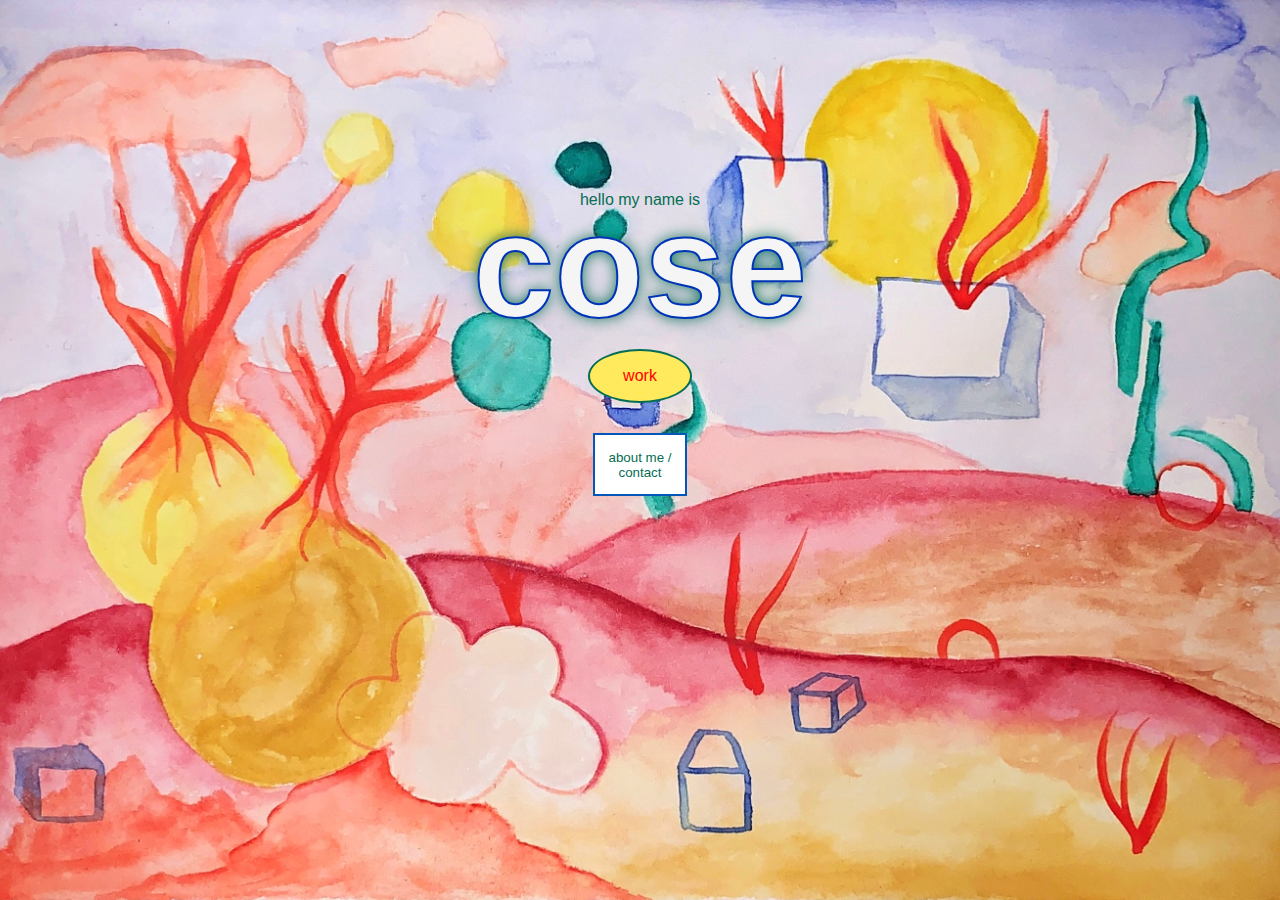
<file: index.html>
<!DOCTYPE html>
<html lang="en">
<head>
<meta charset="utf-8"/>
<meta http-equiv="X-UA-Compatible" content="IE=edge" />
<meta name="viewport" content="width=device-width, intitial-scale=1.0" />
<link rel="stylesheet" href="./css/home.css" />
<title> COSE </title>

</head>

<body>

<p class="hello">
    hello my name is
</p>

<p class="name" >
cose
</p>



        <a href="work.html">
            <div class="oval"> <p> work </p> </div>
        </a>



<a href="about-me.html">
<div class="rectangle"> 
<p class="aboutme">
   about me / contact
</p>
</a>
</div>




</body>
</file>
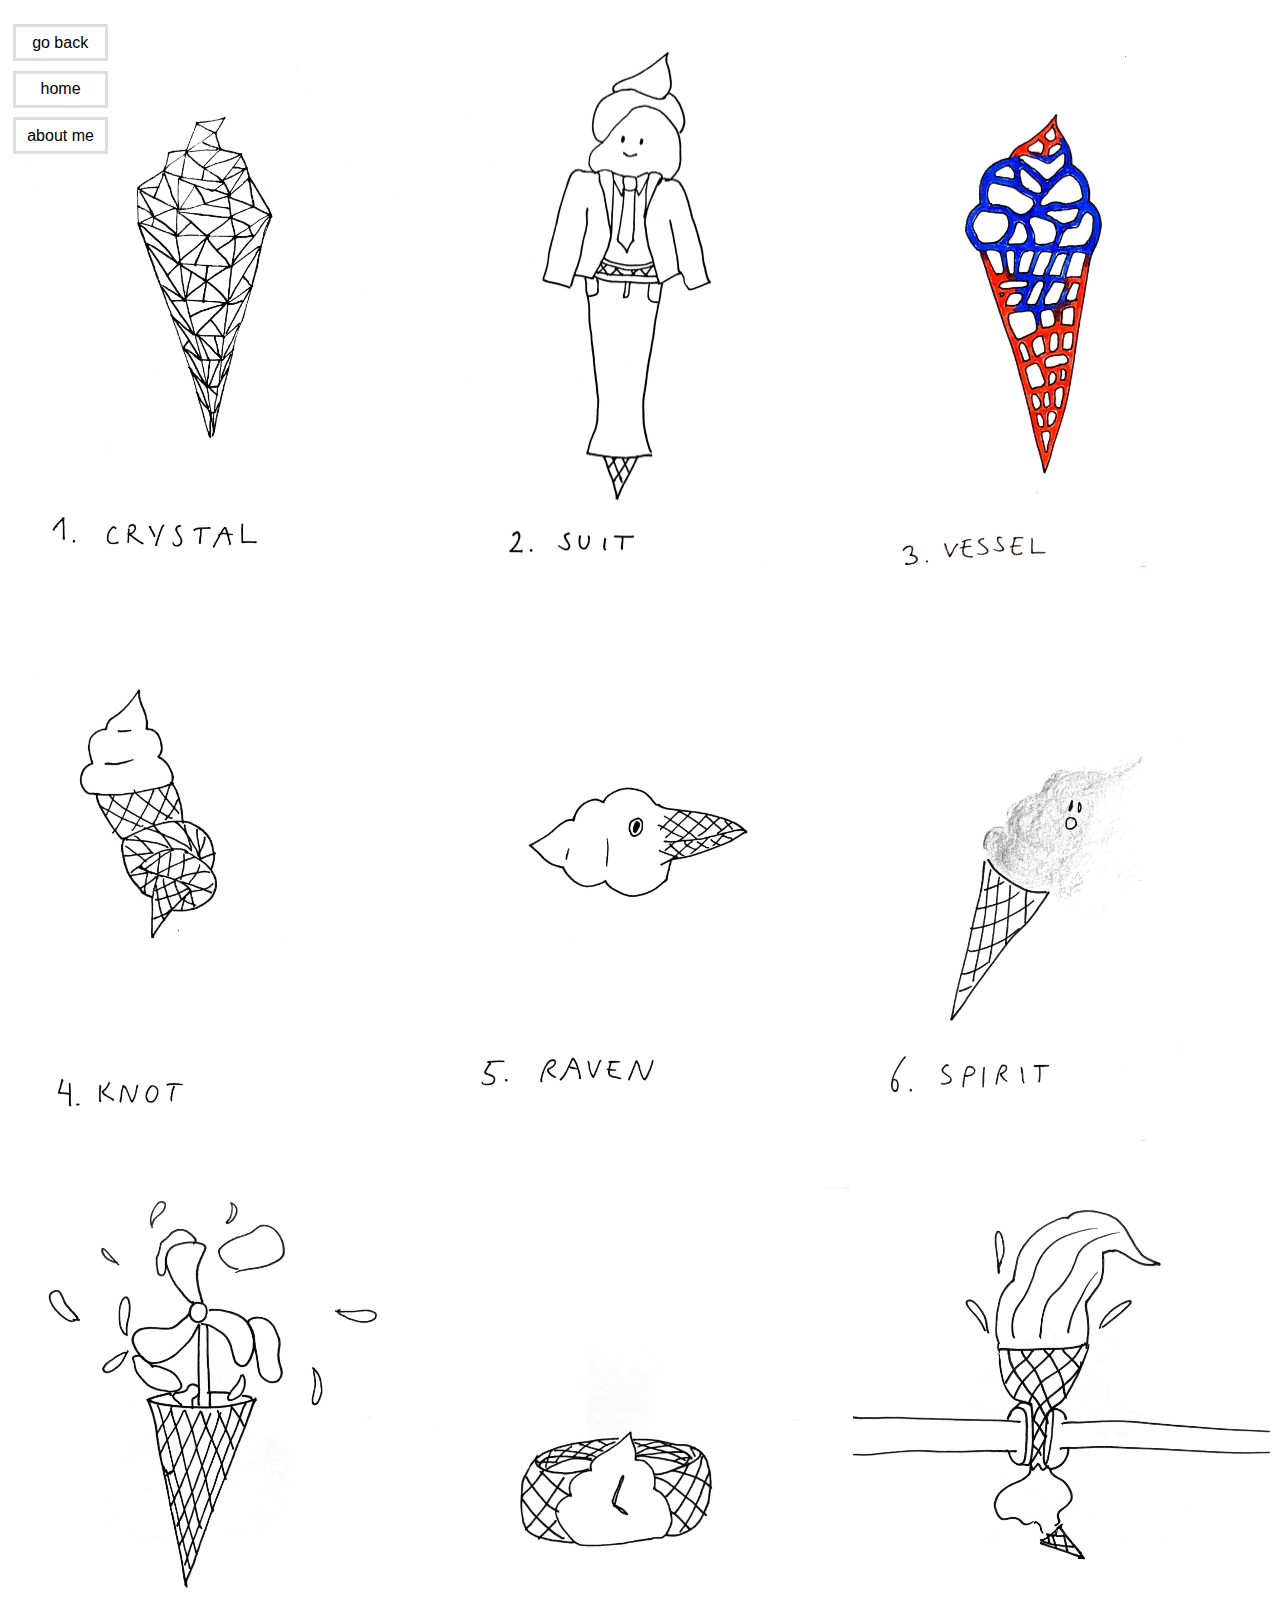
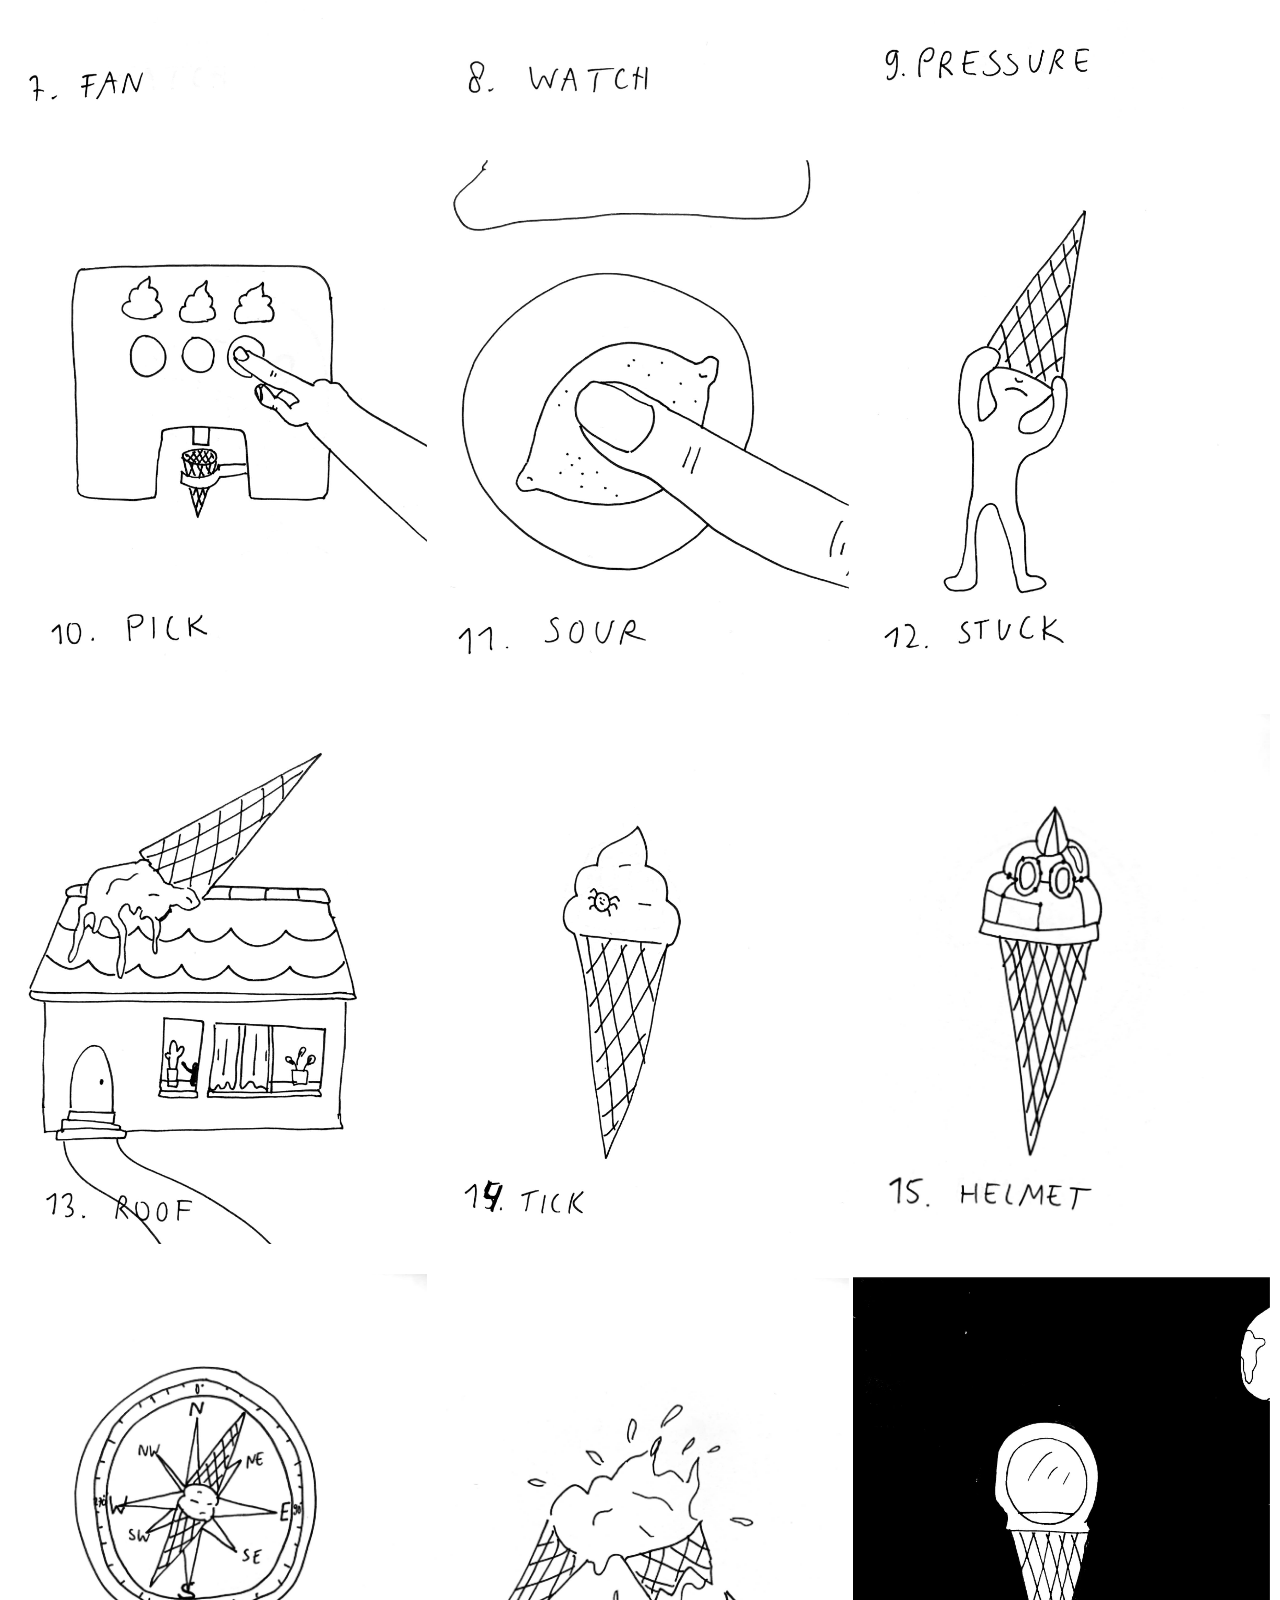
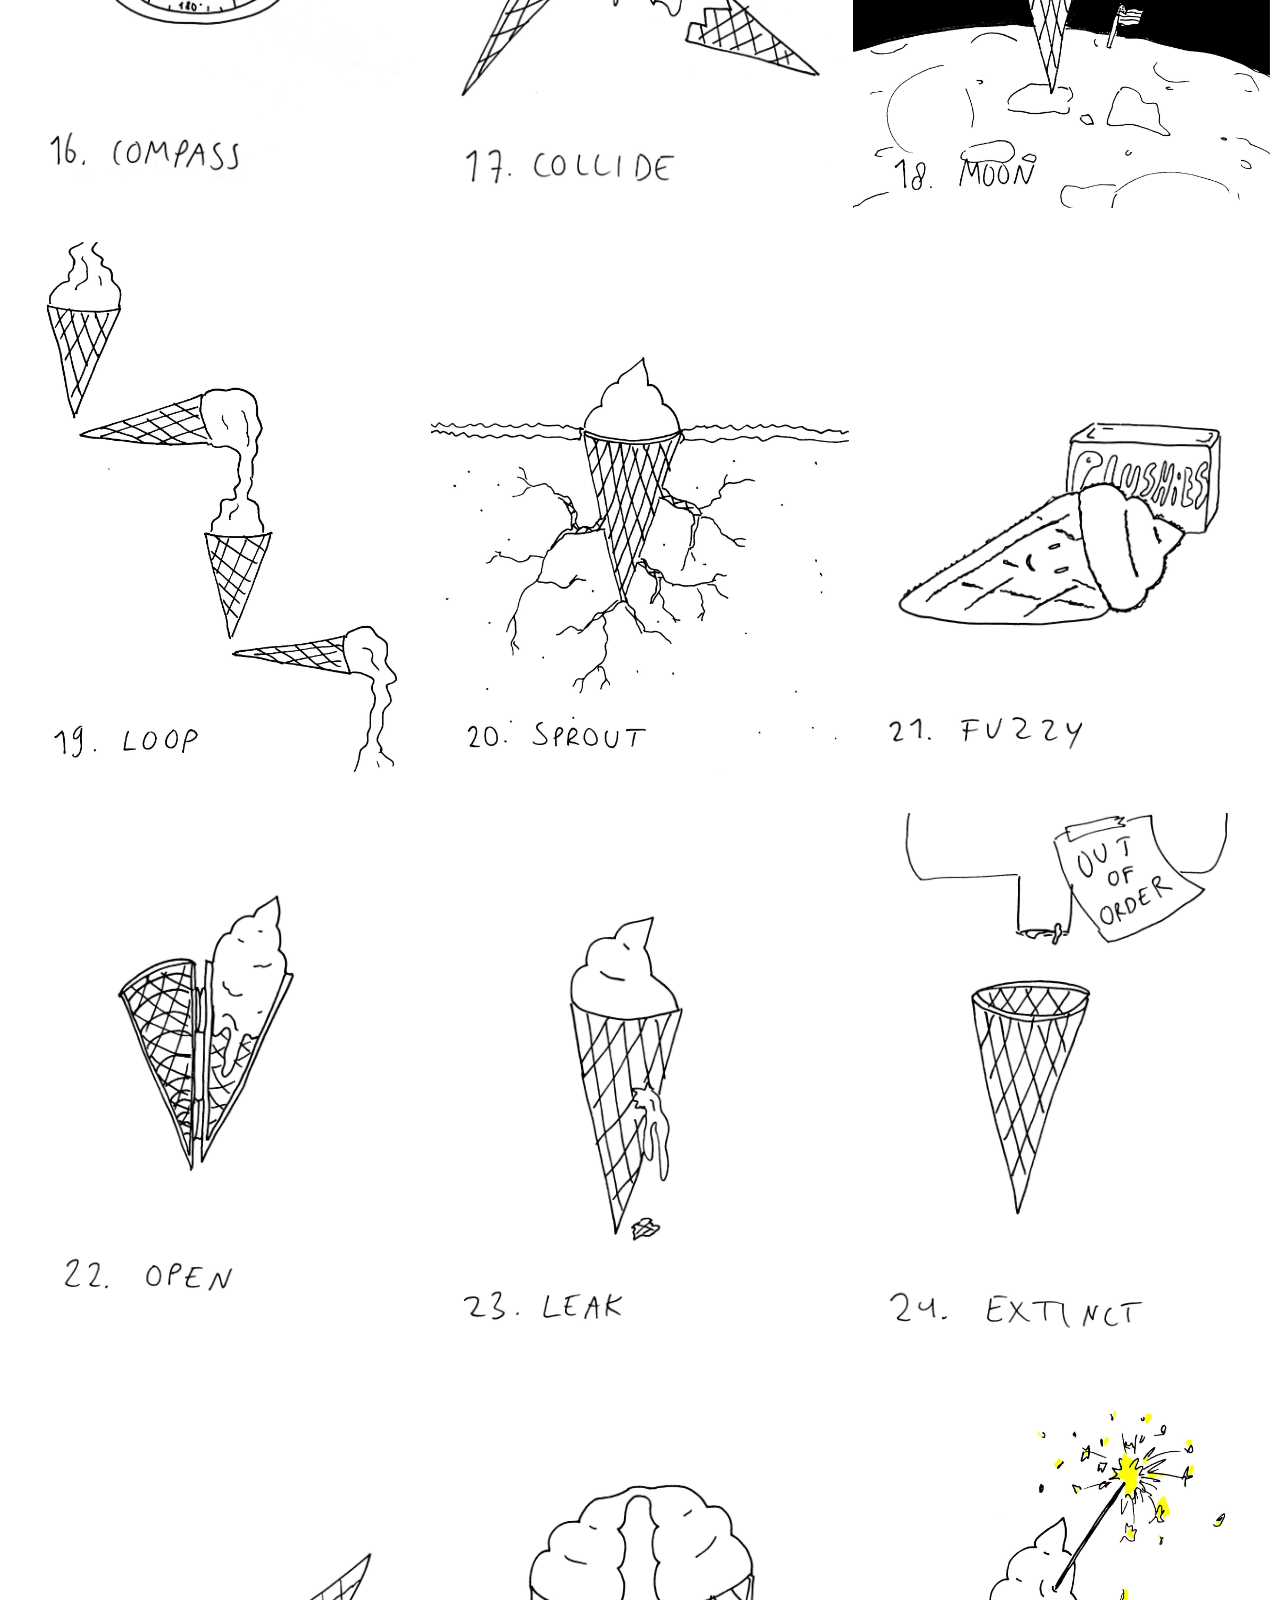
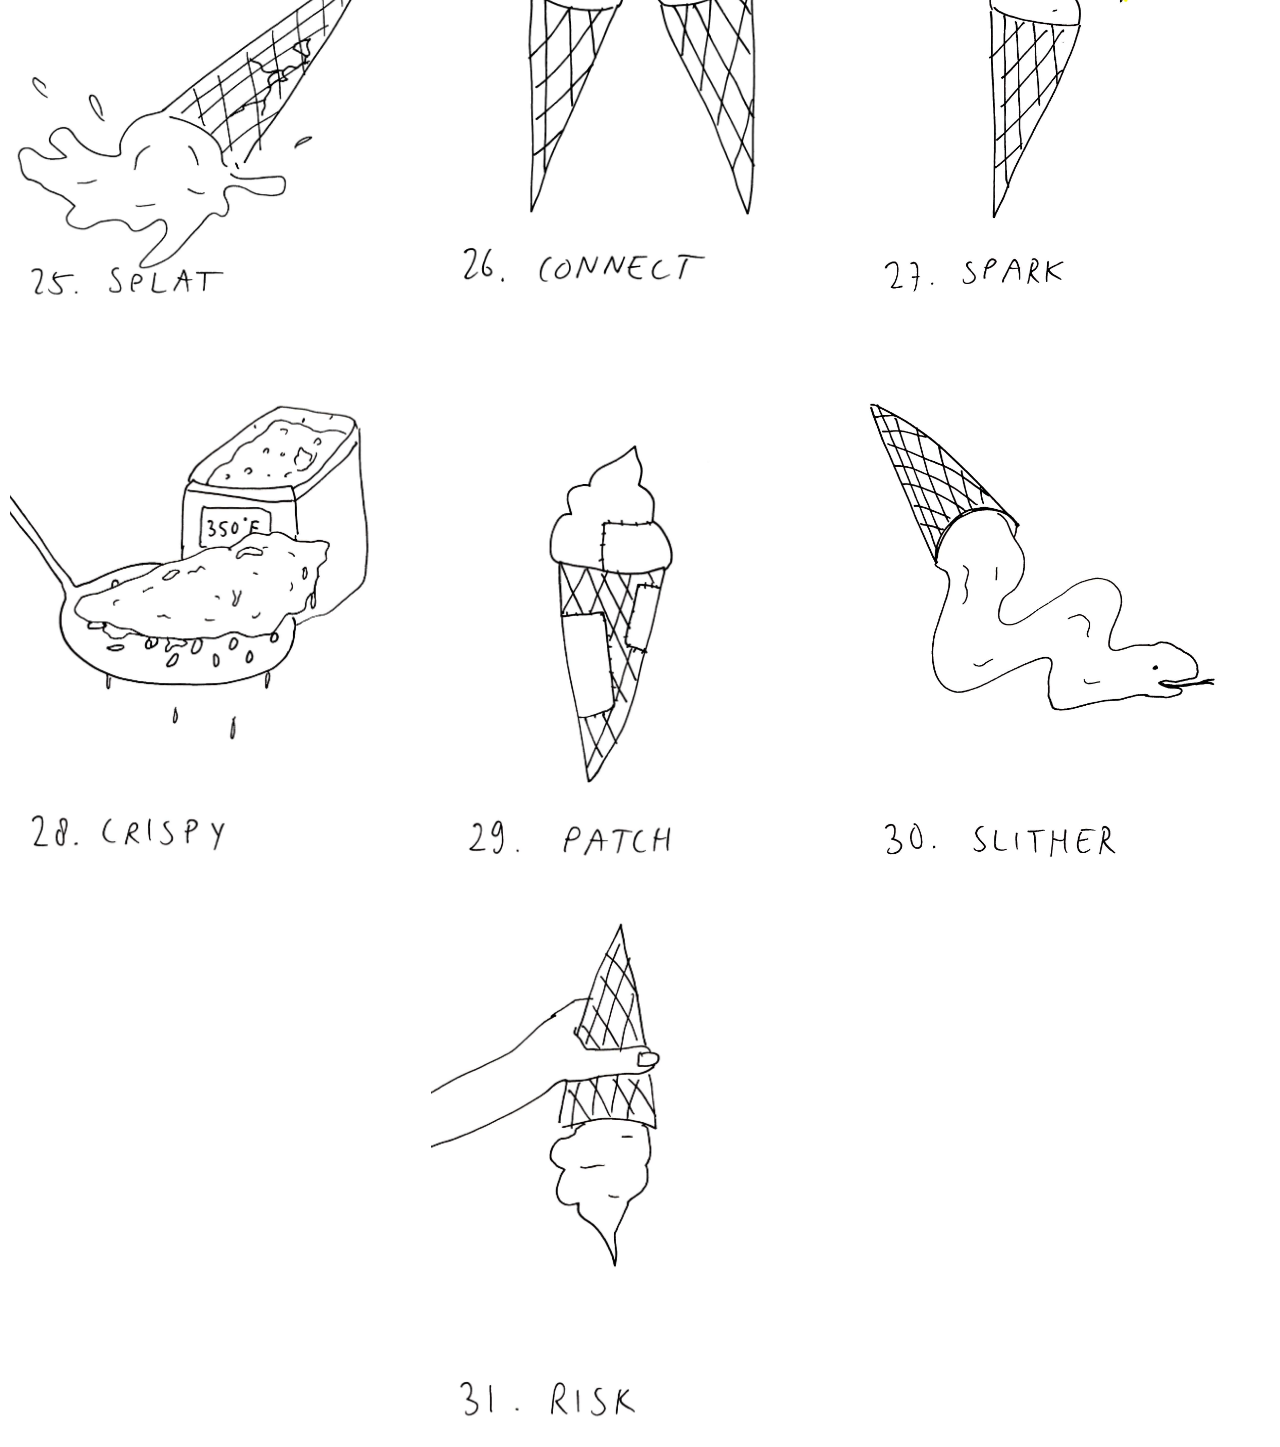
<file: 31icecreams.html>
<!DOCTYPE html>
<html lang="en">
<head>
<meta charset="utf-8"/>
<meta http-equiv="X-UA-Compatible" content="IE=edge" />
<meta name="viewport" content="width=device-width, intitial-scale=1.0" />
<link rel="stylesheet" href="./css/31icecreams.css" />
<title> COSE </title>
</head>

<body>


    <div class="ijsco">
<img src="img-min/ijs-ink/1 crystal-min.jpg">
<img src="img-min/ijs-ink/2 suit-min.jpg">
<img src="img-min/ijs-ink/3 vessel-min.jpg">
<img src="img-min/ijs-ink/4 knot-min.jpg">
<img src="img-min/ijs-ink/5 raven-min.jpg">
<img src="img-min/ijs-ink/6 spirit-min.jpg">
<img src="img-min/ijs-ink/7 fan-min.jpg">
<img src="img-min/ijs-ink/8 watch-min.jpg">
<img src="img-min/ijs-ink/9 pressure-min.jpg">
<img src="img-min/ijs-ink/10 pick-min.jpg">
<img src="img-min/ijs-ink/11 sour-min.jpg">
<img src="img-min/ijs-ink/12 stuck-min.jpg">
<img src="img-min/ijs-ink/13 roof-min.jpg">
<img src="img-min/ijs-ink/14 tick-min.jpg">
<img src="img-min/ijs-ink/15 helmet-min.jpg">
<img src="img-min/ijs-ink/16 compass-min.jpg">
<img src="img-min/ijs-ink/17 collide-min.jpg">
<img src="img-min/ijs-ink/18 moon-min.jpg">
<img src="img-min/ijs-ink/19 loop-min.jpg">
<img src="img-min/ijs-ink/20 sprout-min.jpg">
<img src="img-min/ijs-ink/21 fuzzy-min.jpg">
<img src="img-min/ijs-ink/22 open-min.jpg">
<img src="img-min/ijs-ink/23 leak-min.jpg">
<img src="img-min/ijs-ink/24 extinct-min.jpg">
<img src="img-min/ijs-ink/25 splat-min.jpg">
<img src="img-min/ijs-ink/26 connect-min.jpg">
<img src="img-min/ijs-ink/27 spark-min.jpg">
<img src="img-min/ijs-ink/28 crispy-min.jpg">
<img src="img-min/ijs-ink/29 patch-min.jpg">
<img src="img-min/ijs-ink/30 slither-min.jpg">
<img src="img-min/ijs-ink/31 risk-min.jpg">
</div>

<button class="goback" onclick="history.back()">go back</button>

<a href="index.html">
<div class="menu">
  home
</div> </a>

<a href="about-me.html">
<div class="menu3">
  about me 
</div> </a>
</body>
</file>
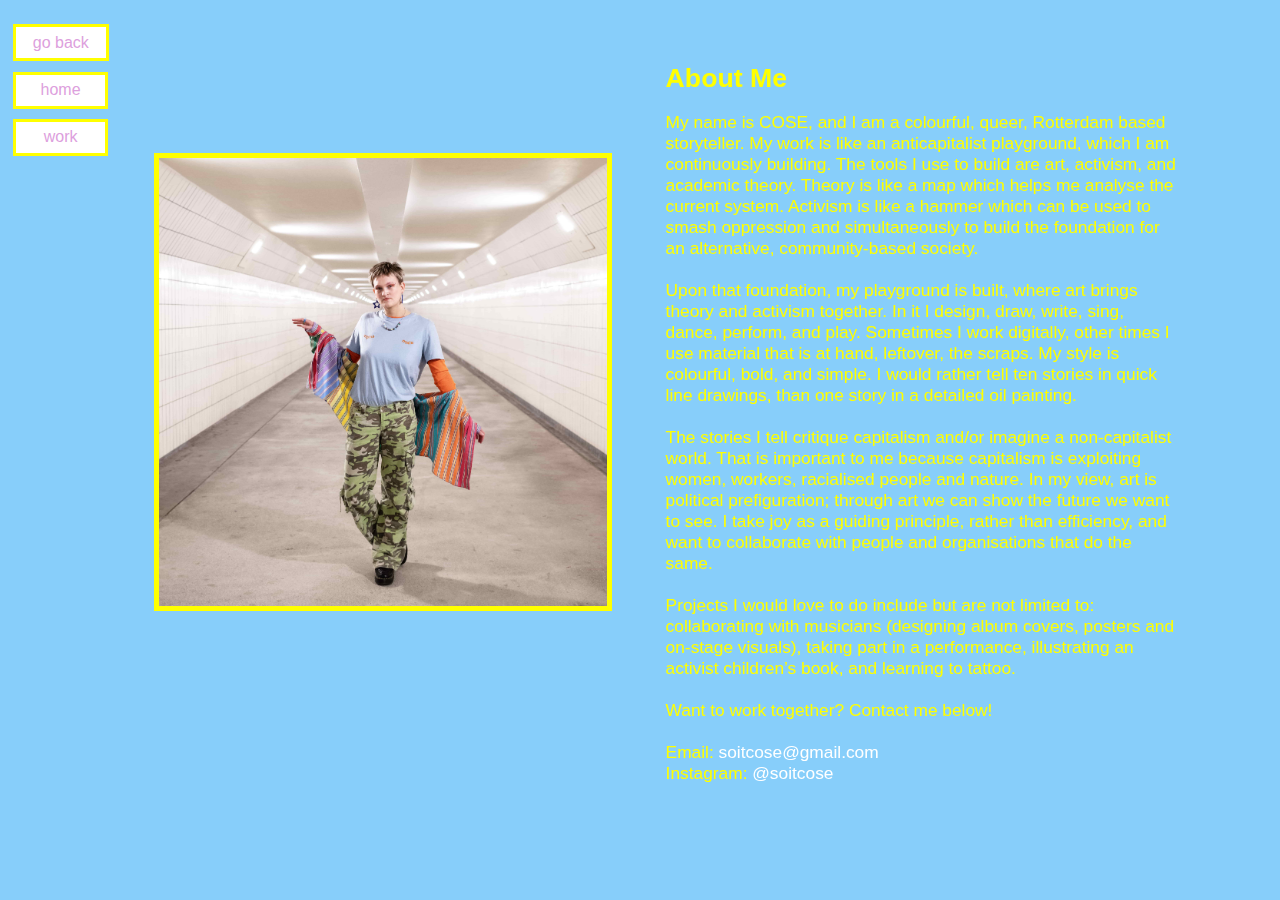
<file: about-me.html>
<!DOCTYPE html>
<html lang="en">
<head>
<meta charset="utf-8"/>
<meta http-equiv="X-UA-Compatible" content="IE=edge" />
<meta name="viewport" content="width=device-width, intitial-scale=1.0" />
<link rel="stylesheet" href="./css/about-me.css" />
<title> COSE </title>
</head>

<body> 

<div class="portrait">
 <img src="img-min/COSE-PORTRAIT-500KB.jpg"> </div>
        
 <div class="everything-text">
    <h1> About Me </h1>

<p> My name is COSE, and I am a colourful, queer, Rotterdam based storyteller. My work is like an anticapitalist playground, which I am continuously building. The tools I use to build are art, activism, and academic theory. Theory is like a map which helps me analyse the current system. Activism is like a hammer which can be used to smash oppression and simultaneously to build the foundation for an alternative, community-based society.

    <br><br> Upon that foundation, my playground is built, where art brings theory and activism together. In it I design, draw, write, sing, dance, perform, and play. Sometimes I work digitally, other times I use material that is at hand, leftover, the scraps. My style is colourful, bold, and simple. I would rather tell ten stories in quick line drawings, than one story in a detailed oil painting.
    
    <br><br> The stories I tell critique capitalism and/or imagine a non-capitalist world. That is important to me because capitalism is exploiting women, workers, racialised people and nature. In my view, art is political prefiguration; through art we can show the future we want to see. I take joy as a guiding principle, rather than efficiency, and want to collaborate with people and organisations that do the same.
    
    <br><br> Projects I would love to do include but are not limited to: collaborating with musicians (designing album covers, posters and on-stage visuals), taking part in a performance, illustrating an activist children’s book, and learning to tattoo.
    
    
   <br><br> Want to work together? Contact me below!
    
   <br><br> Email: <a href="mailto: soitcose@gmail.com" > soitcose@gmail.com </a>
    
   <br> Instagram: <a href="https://www.instagram.com/soitcose" target="_blank" rel="noopener noreferrer" > @soitcose </a> </p>


</div>

<button class="goback" onclick="history.back()">go back</button>

<a href="index.html">
<div class="menu">
  home
</div> </a>

<a href="work.html">
<div class="menu2">
  work
</div> </a>

</body>
</file>
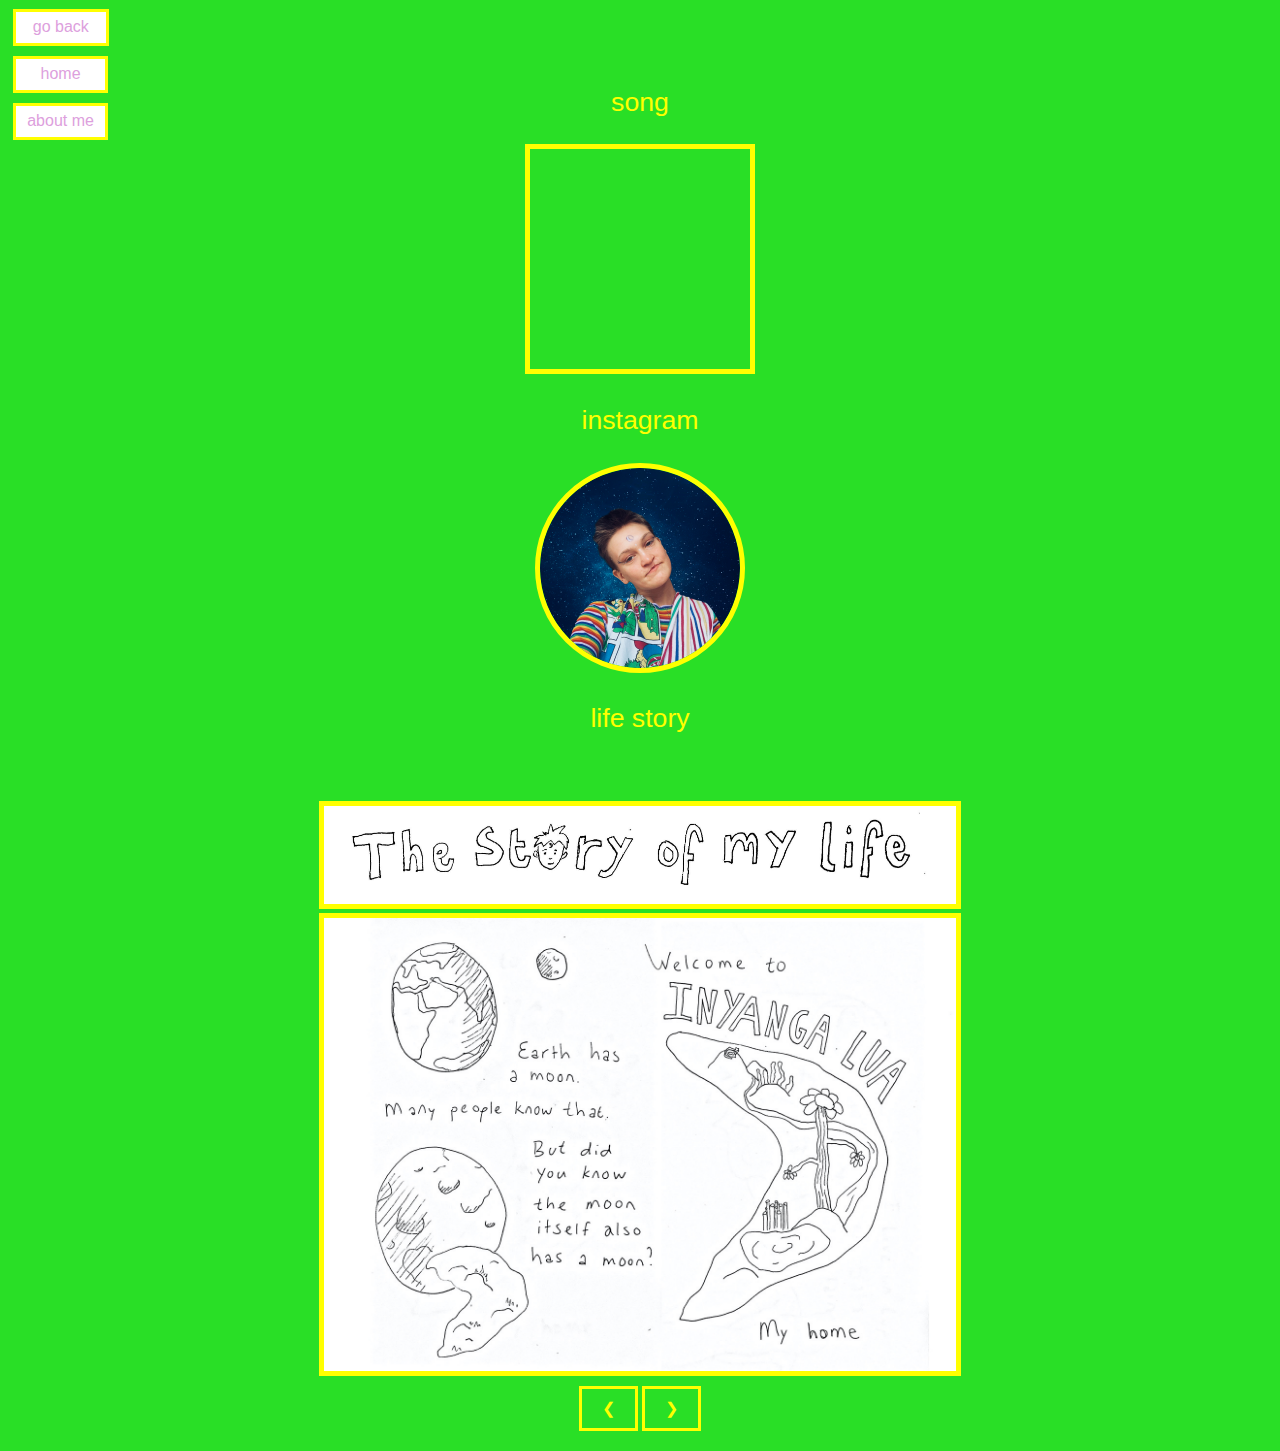
<file: akaii.html>
<!DOCTYPE html>
<html lang="en">
<head>
<meta charset="utf-8"/>
<meta http-equiv="X-UA-Compatible" content="IE=edge" />
<meta name="viewport" content="width=device-width, intitial-scale=1.0" />
<link rel="stylesheet" href="./css/akaii.css" />
<title> COSE </title>
</head>

<body>



<p> song </p>    

    <div class="akaii-video">
<iframe 
src="https://www.youtube-nocookie.com/embed/rt5YHSZbJYg?si=NA-1aPdQimGqcq6a" 
title="YouTube video player" frameborder="0" allow="accelerometer; autoplay; 
clipboard-write; encrypted-media; gyroscope; picture-in-picture; web-share" 
allowfullscreen></iframe>
</div>

<p> instagram </p>

<div class="insta">
    <a href="https://www.instagram.com/akaii.iiaka/" target="_blank" rel="noopener noreferrer">
    <img class='insta-pf' src="img-min/akaii/akaii-insta-pf-min.png">
</a>
</div>

<p> life story </p>

<div class="storytitle-div">
<img class="storytitle" src="img-min/akaii/akaii0.jpg">
</div>

<div class="lifestory-slides"> 
<img class="lifestory" src="img-min/akaii/akaii1-2.JPEG">
<img class="lifestory" src="img-min/akaii/akaii3.jpg">
<img class="lifestory" src="img-min/akaii/akaii4.jpg">
<img class="lifestory" src="img-min/akaii/akaii5.jpg">
<img class="lifestory" src="img-min/akaii/akaii6.jpg">
<img class="lifestory" src="img-min/akaii/akaii7.jpg">
<img class="lifestory" src="img-min/akaii/akaii8.jpg">
<img class="lifestory" src="img-min/akaii/akaii9.jpg">
<img class="lifestory" src="img-min/akaii/akaii10.jpg">
<img class="lifestory" src="img-min/akaii/akaii11.jpg">
<img class="lifestory" src="img-min/akaii/akaii12.jpg">
<img class="lifestory" src="img-min/akaii/akaii13.JPEG">

<button class="left" onclick="plusDivs(-1)">&#10094;</button>
<button class="right" onclick="plusDivs(+1)">&#10095;</button>

</div>

<script>
    var slideIndex = 1;
showDivs(slideIndex);

function plusDivs(n) {
  showDivs(slideIndex += n);
}

function showDivs(n) {
  var i;
  var x = document.getElementsByClassName("lifestory");
  if (n > x.length) {slideIndex = 1}
  if (n < 1) {slideIndex = x.length} ;
  for (i = 0; i < x.length; i++) {
    x[i].style.display = "none";
  }
  x[slideIndex-1].style.display = "block";
}
</script>

<button class="goback" onclick="history.back()">go back</button>

<a href="index.html">
<div class="menu">
  home
</div> </a>

<a href="about-me.html">
<div class="menu3">
  about me 
</div> </a>

</body>
</file>
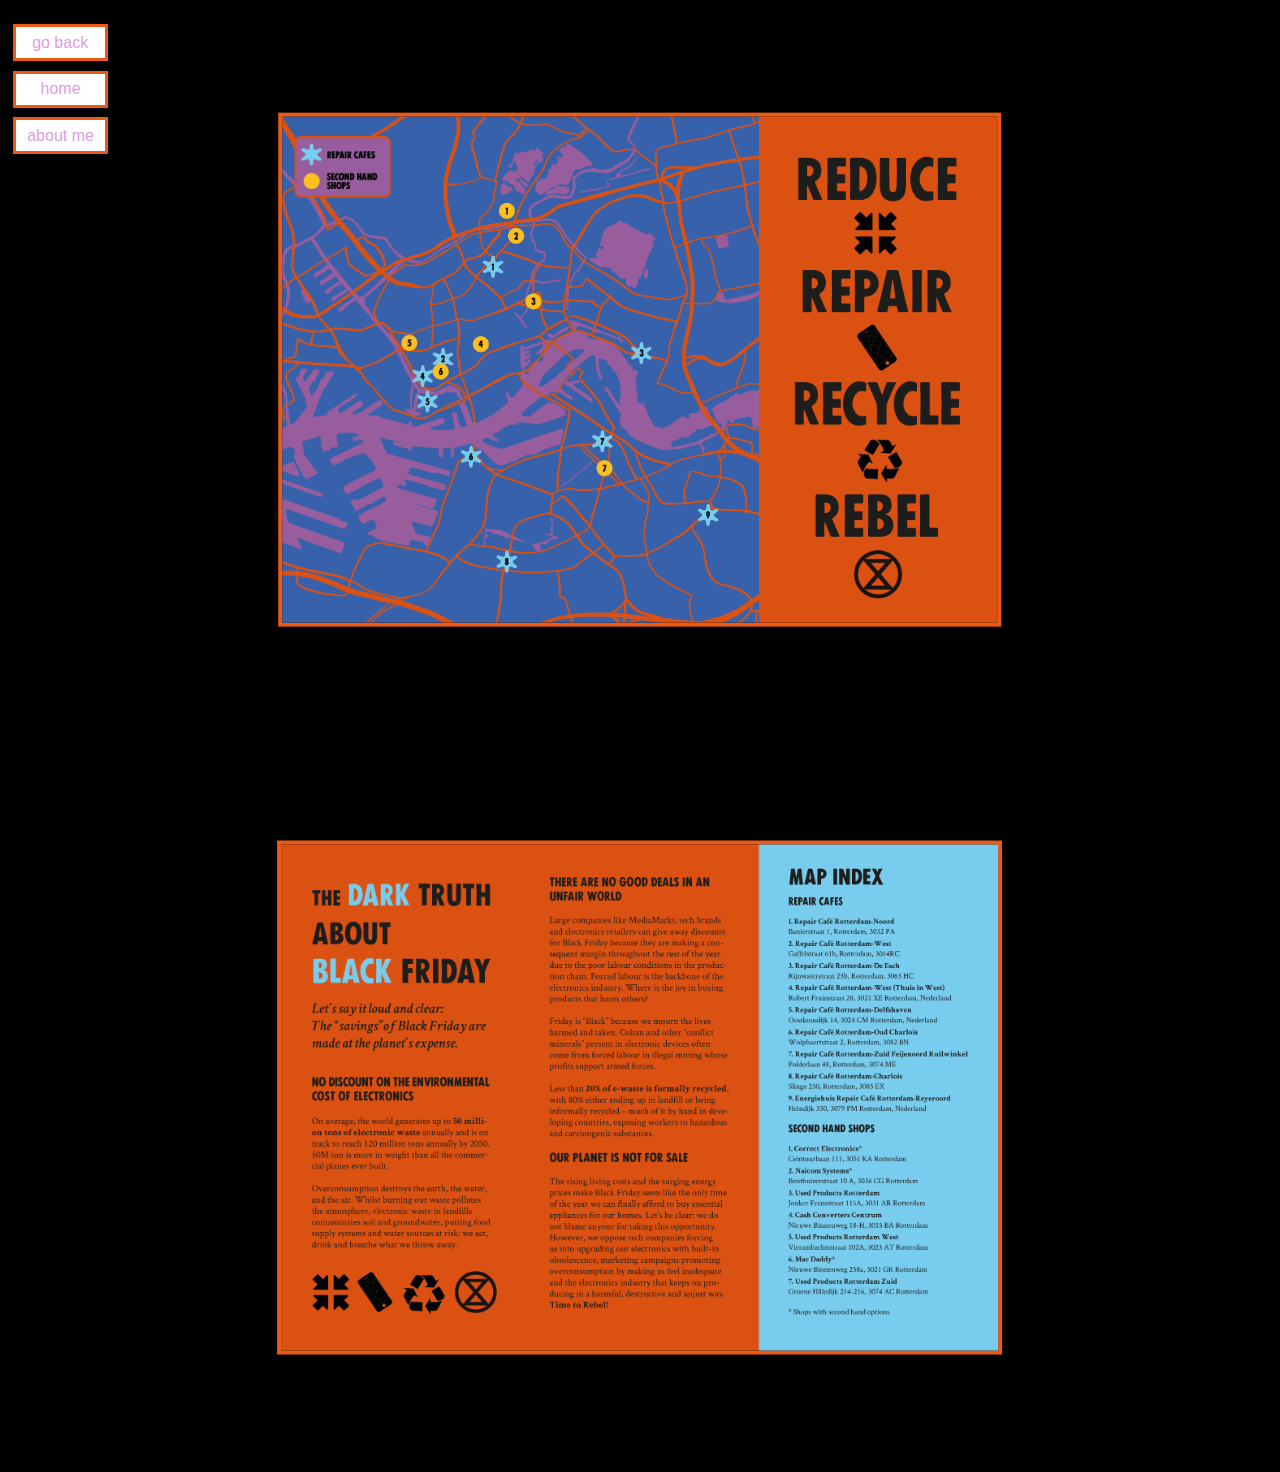
<file: black-friday.html>
<!DOCTYPE html>
<html lang="en">
<head>
<meta charset="utf-8"/>
<meta http-equiv="X-UA-Compatible" content="IE=edge" />
<meta name="viewport" content="width=device-width, intitial-scale=1.0" />
<link rel="stylesheet" href="./css/black-friday.css" />
<title> COSE </title>
</head>

<body>


    <div class="flyer1"> 
<img class="img1"  src="img-min/black-friday/BF-Flyer-EN_Pagina_1-min.png">
    </div>

    <div class="flyer2">
<img class="img2"  src="img-min/black-friday/BF-Flyer-EN_Pagina_2-min.png">

</div>

<button class="goback" onclick="history.back()">go back</button>

<a href="index.html">
<div class="menu">
  home
</div> </a>

<a href="about-me.html">
<div class="menu3">
  about me 
</div> </a>

</body>
</file>
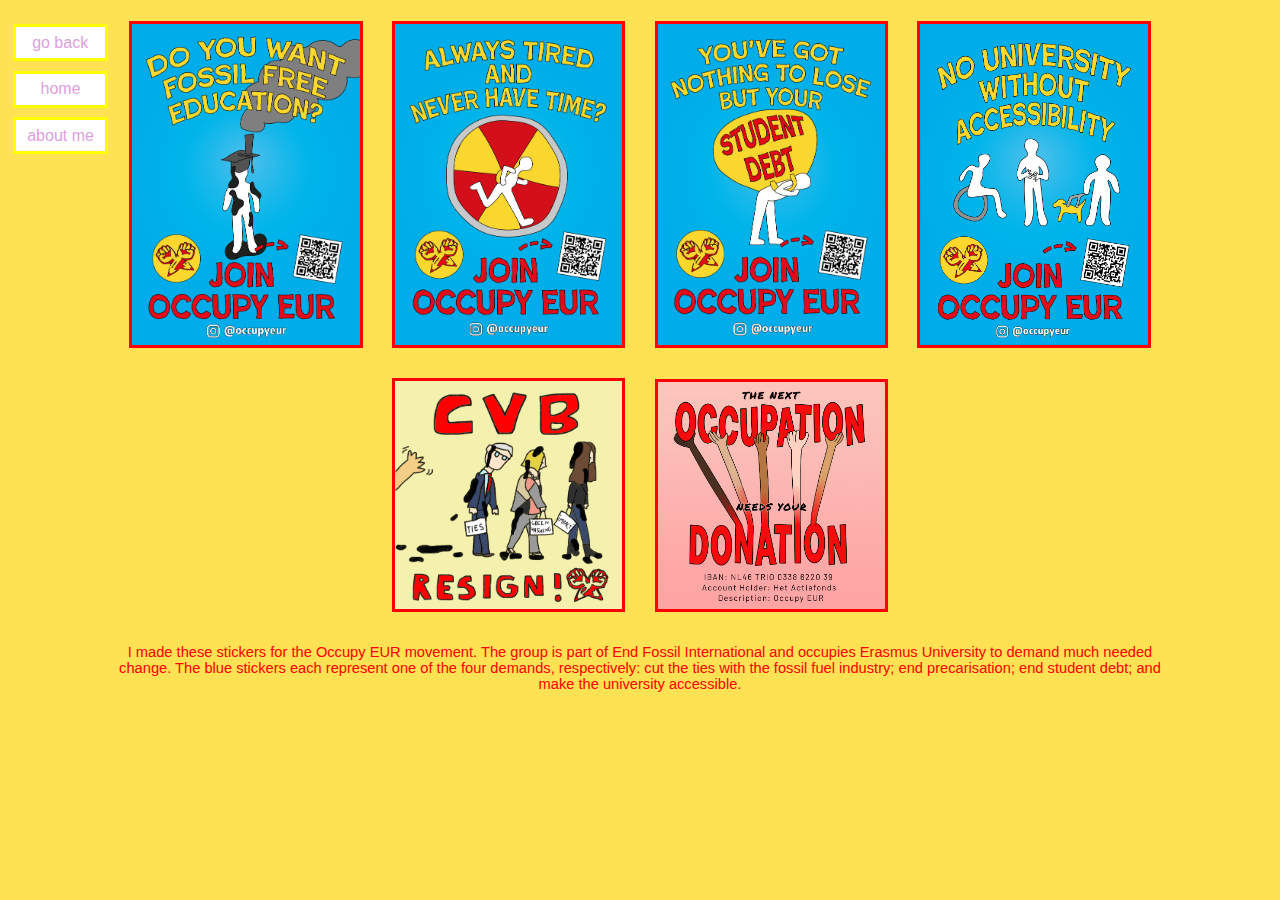
<file: occupy.html>
<!DOCTYPE html>
<html lang="en">
<head>
<meta charset="utf-8"/>
<meta http-equiv="X-UA-Compatible" content="IE=edge" />
<meta name="viewport" content="width=device-width, intitial-scale=1.0" />
<link rel="stylesheet" href="./css/occupy.css" />
<title> COSE </title>
</head>

<body>


<div class="stickers">
<img src="img-min/occupy/fossil-sticker-1-min.png" >

<img src="img-min/occupy/precarisation-sticker-min.png">

<img src="img-min/occupy/debt-sticker-min.png">

<img src="img-min/occupy/accessibility-sticker-min.png">
</div>

<div class="posts">
<img src="img-min/occupy/CvB-resign-min.jpg">
<img src="img-min/occupy/occupation-donation-min.jpg">
</div>

<div class="text-block">
    <p>
    I made these stickers for the Occupy EUR movement.
    The group is part of End Fossil International
    and occupies Erasmus University to demand much needed change.
  The blue stickers each represent one of the four demands, respectively:
    cut the ties with the fossil fuel industry;
    end precarisation;
    end student debt;
    and make the university accessible.
</p>
</div>

<button class="goback" onclick="history.back()">go back</button>

<a href="index.html">
<div class="menu">
  home
</div> </a>

<a href="about-me.html">
<div class="menu3">
  about me 
</div> </a>

</body>
</file>
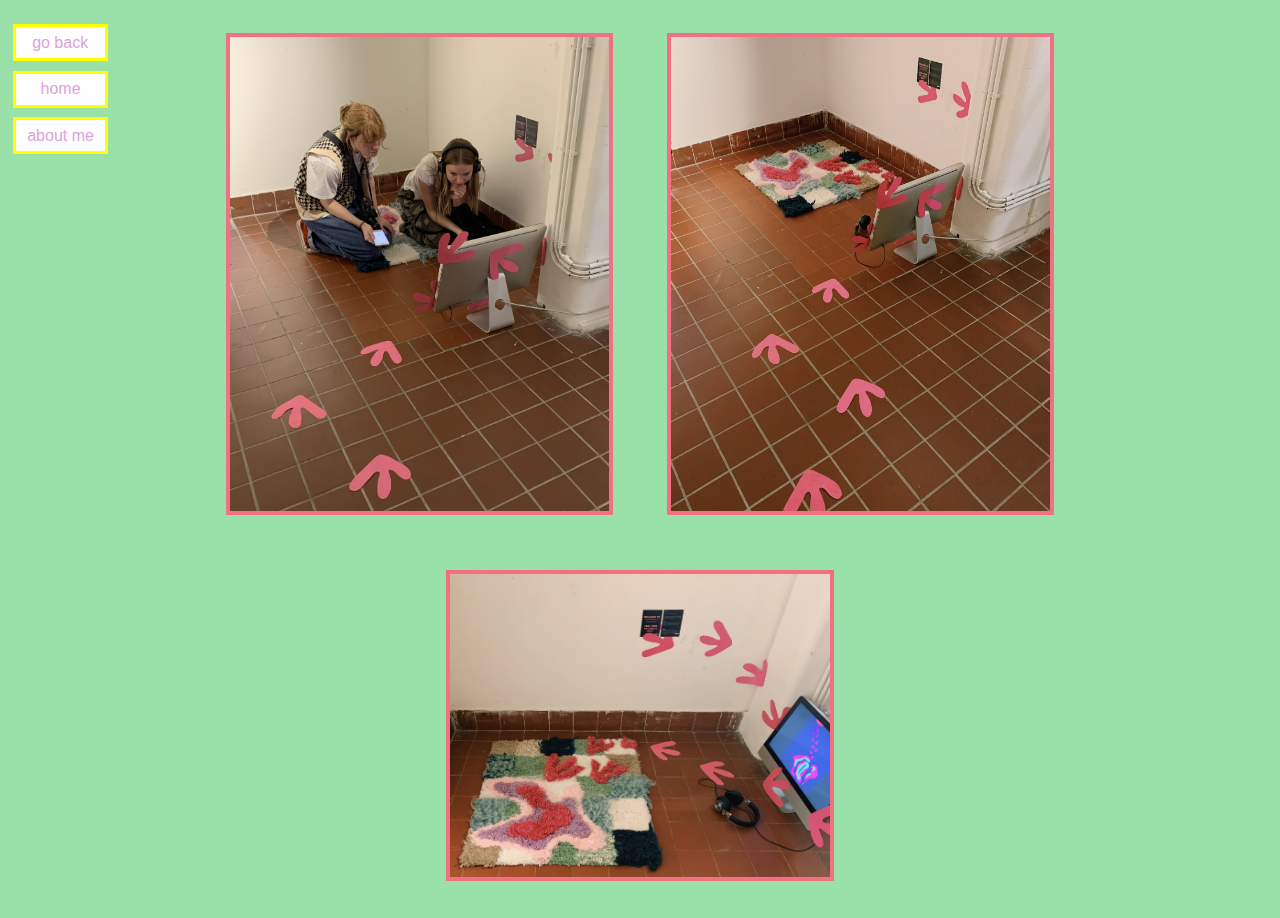
<file: sticky-feet.html>
<!DOCTYPE html>
<html lang="en">
<head>
<meta charset="utf-8"/>
<meta http-equiv="X-UA-Compatible" content="IE=edge" />
<meta name="viewport" content="width=device-width, intitial-scale=1.0" />
<link rel="stylesheet" href="./css/sticky-feet.css" />
<title> COSE </title>
</head>

<body>

    <div class="installation">
<img src="img-min/sticky-feet/exh-front-ppl.jpg">
<img src="img-min/sticky-feet/exh-front.jpg">
<img src="img-min/sticky-feet/exh-side.jpg">

</div>

<button class="goback" onclick="history.back()">go back</button>

<a href="index.html">
<div class="menu">
  home
</div> </a>

<a href="about-me.html">
<div class="menu3">
  about me 
</div> </a>

</body>
</file>
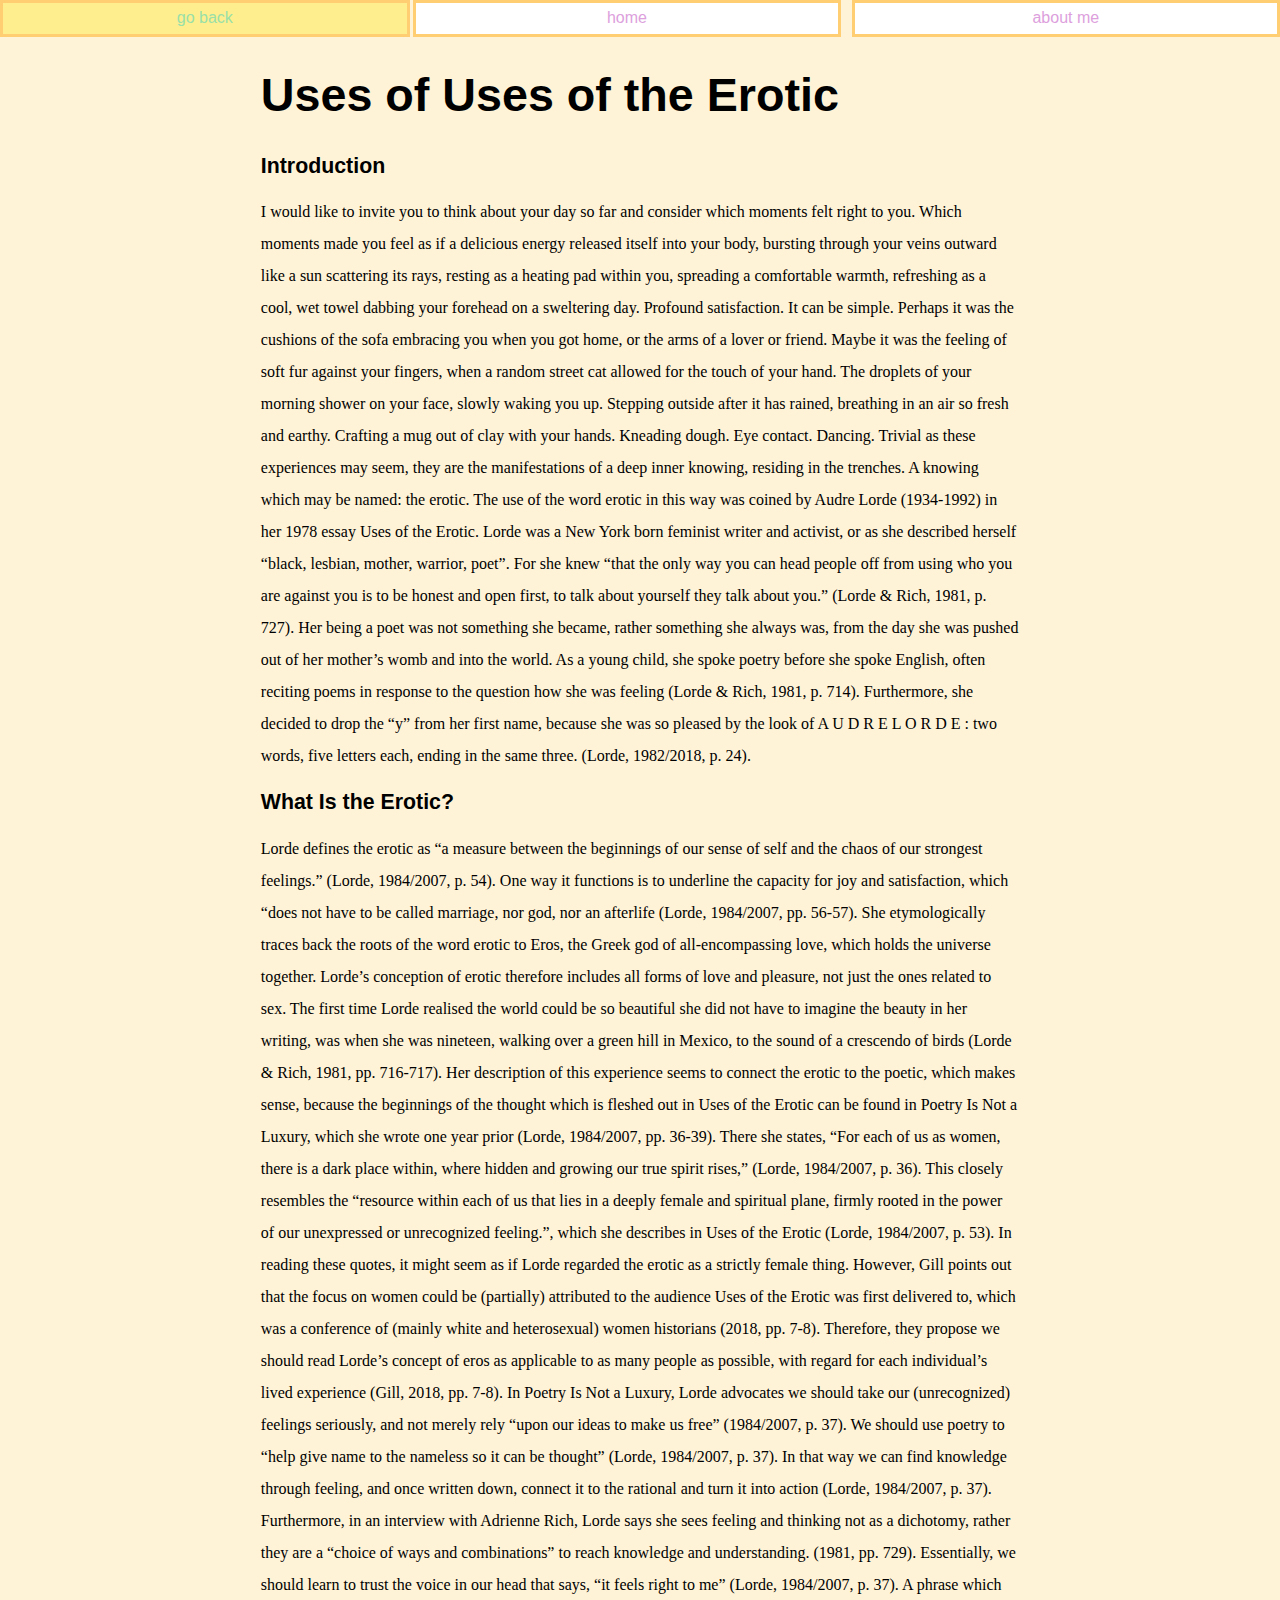
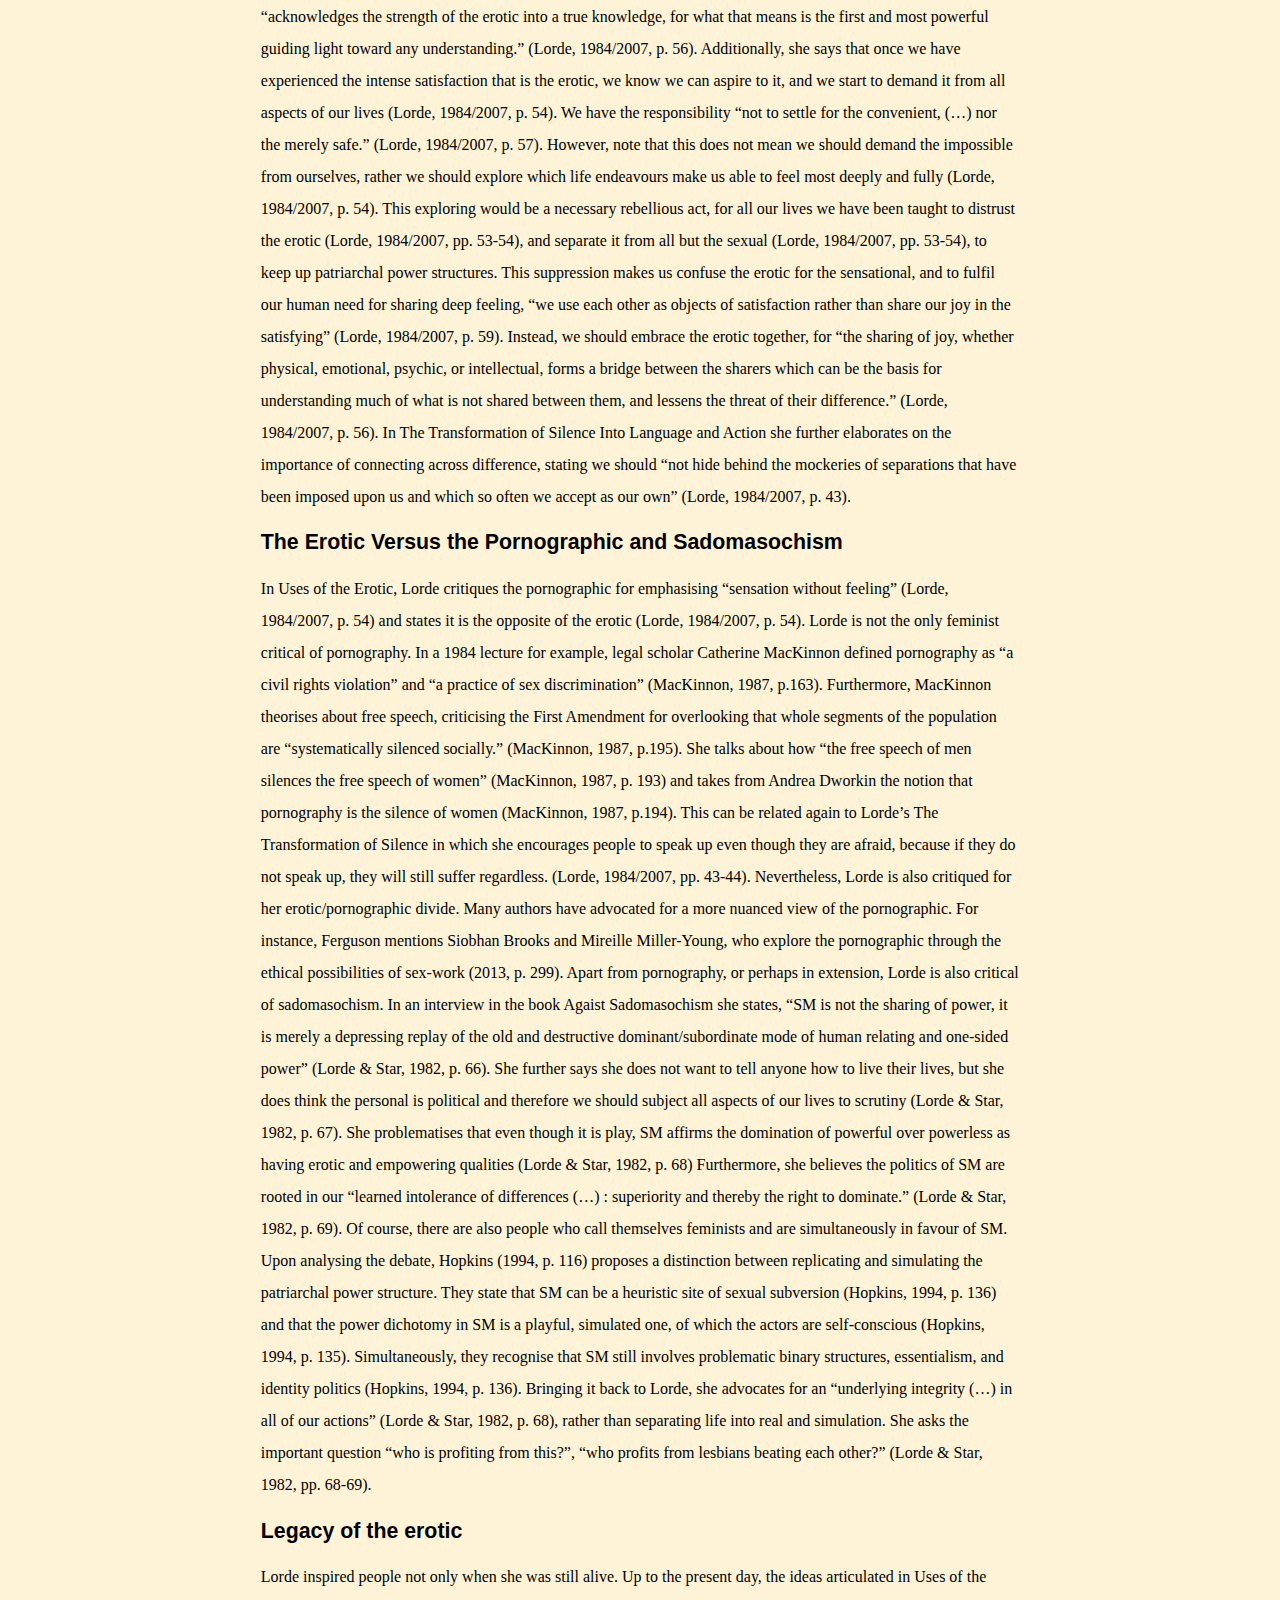
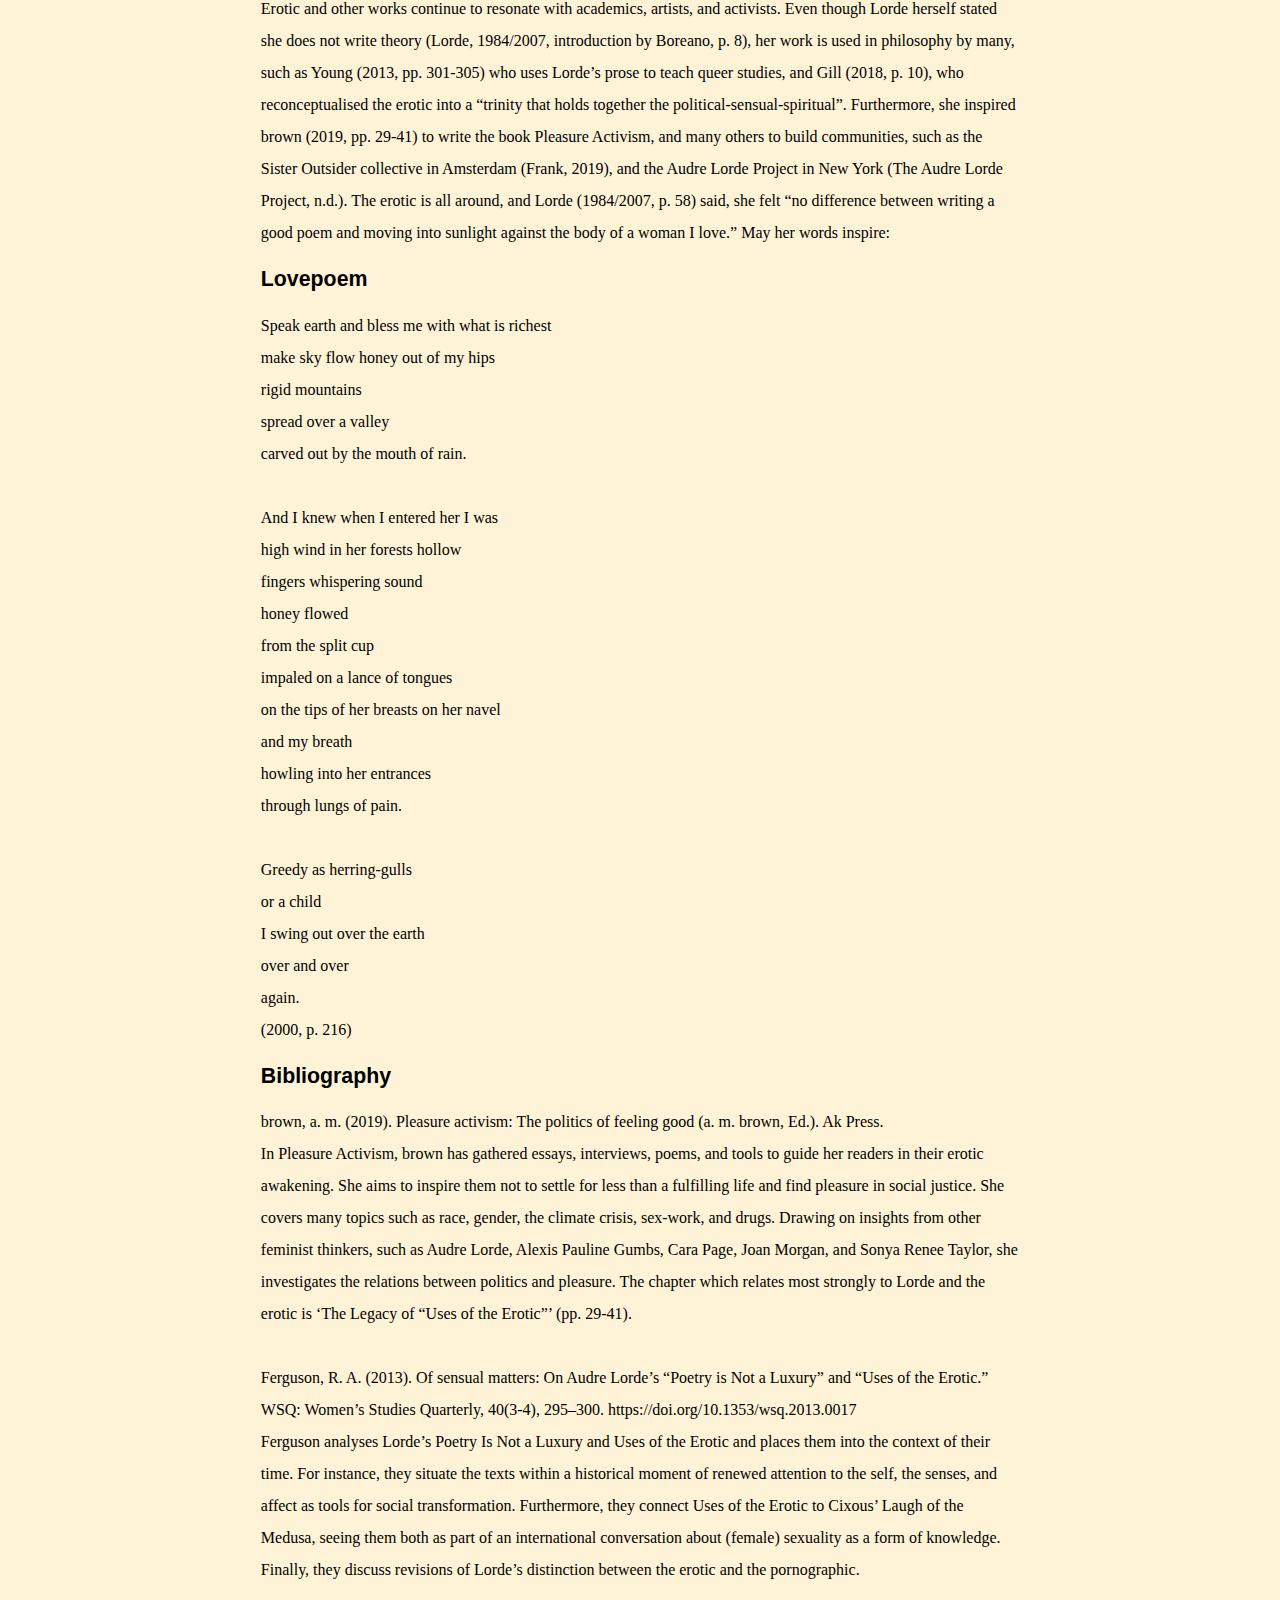
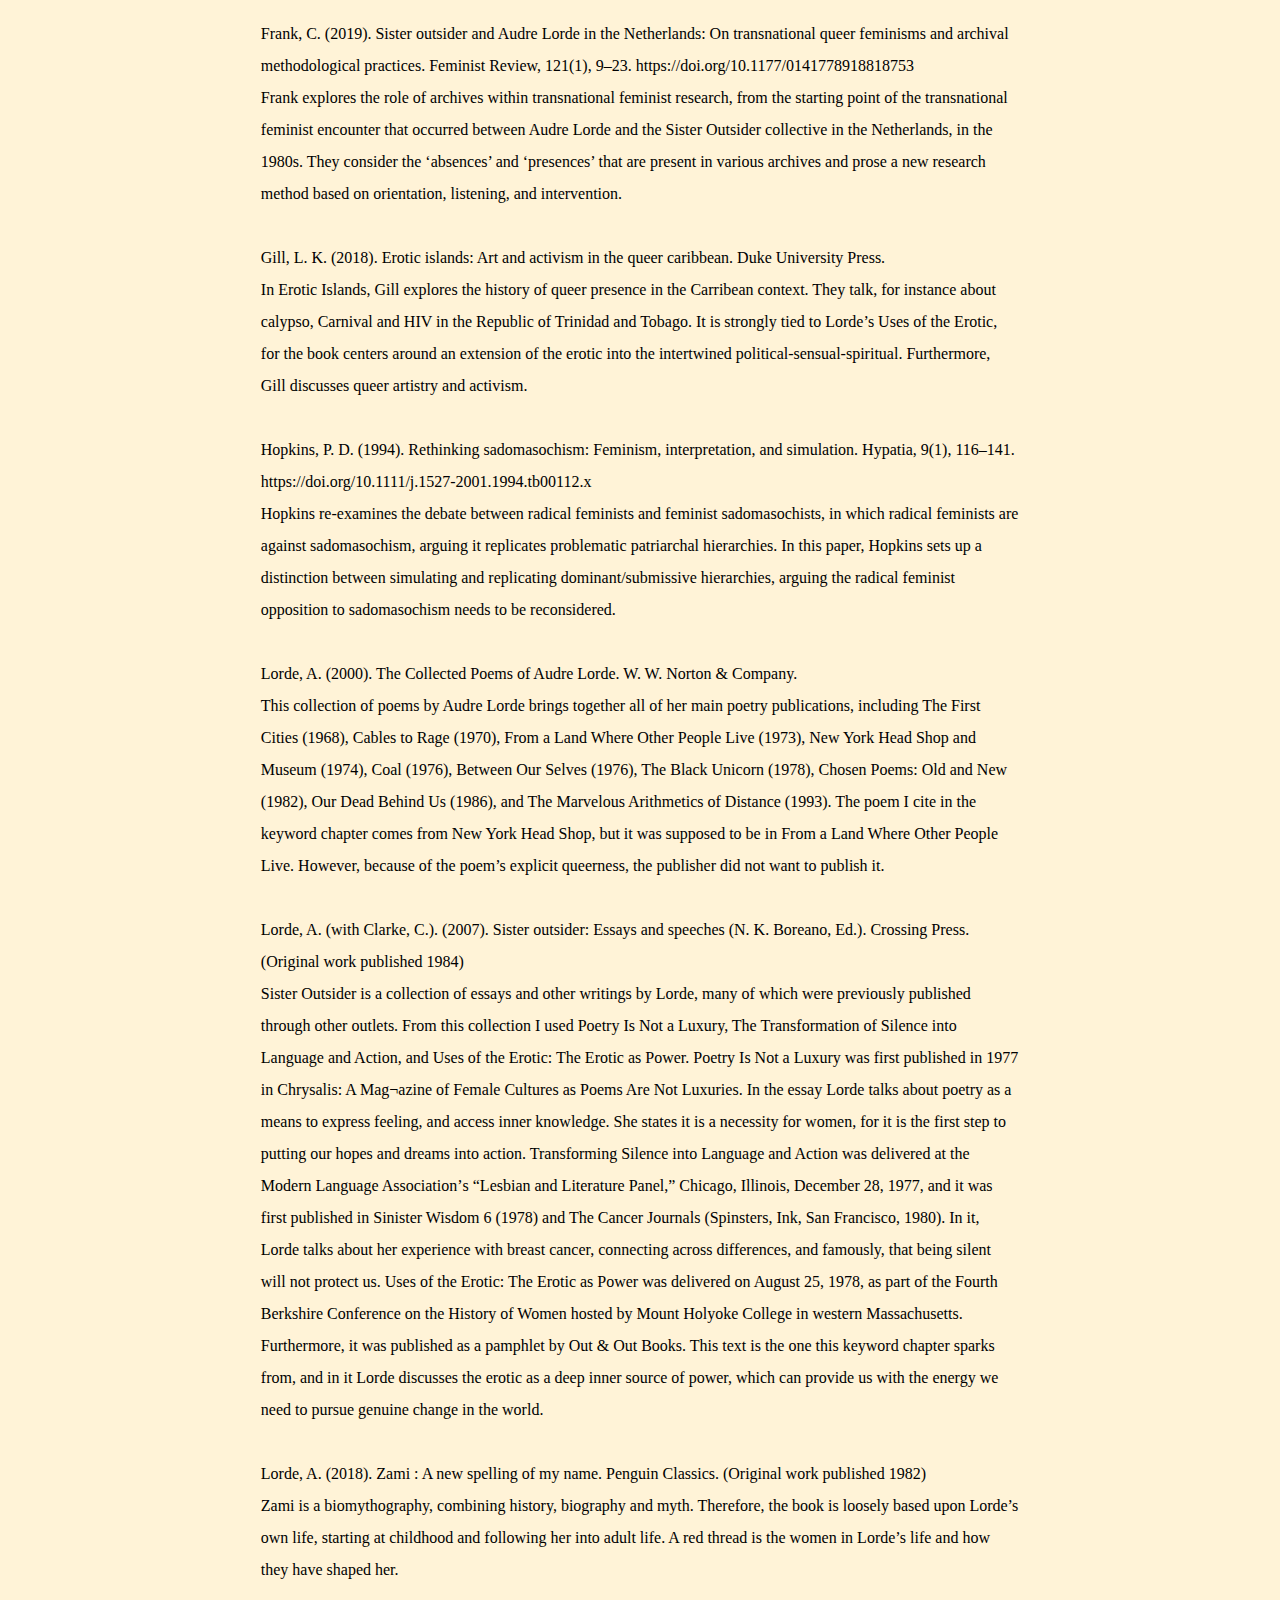
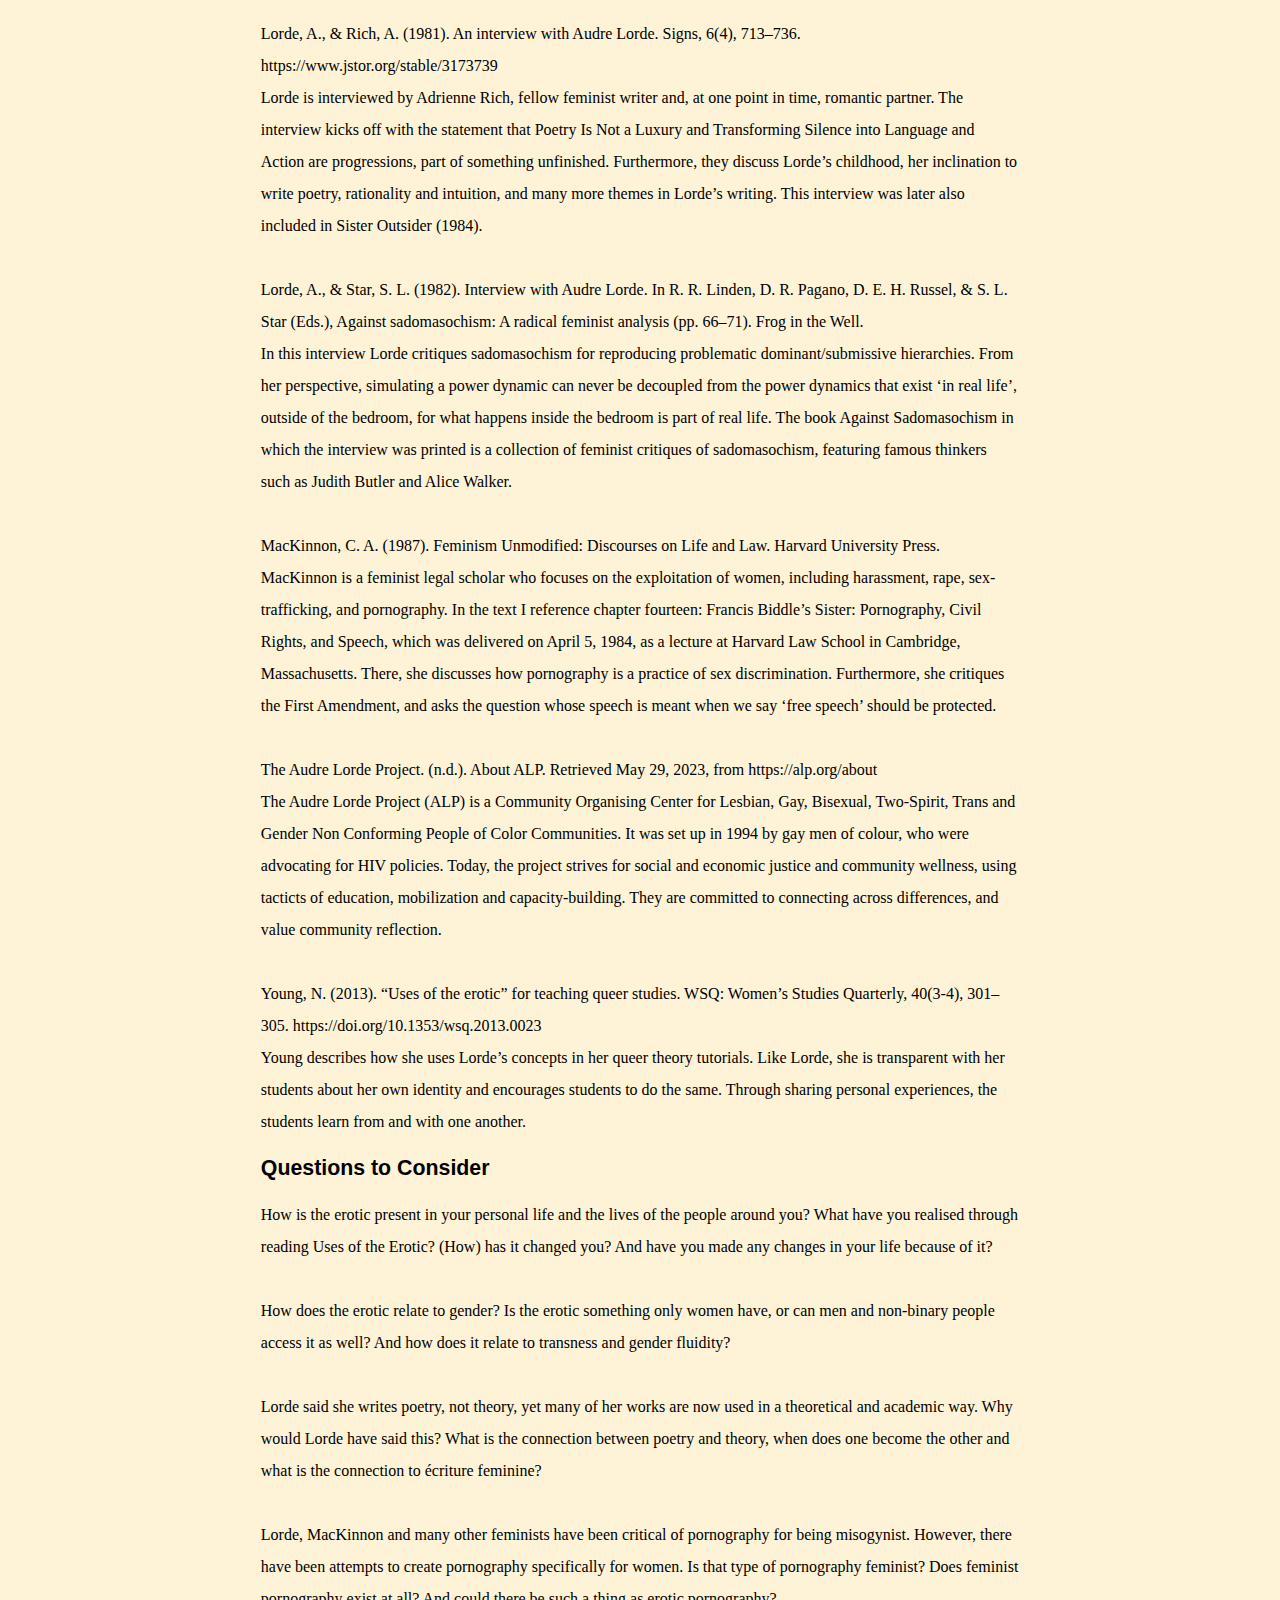
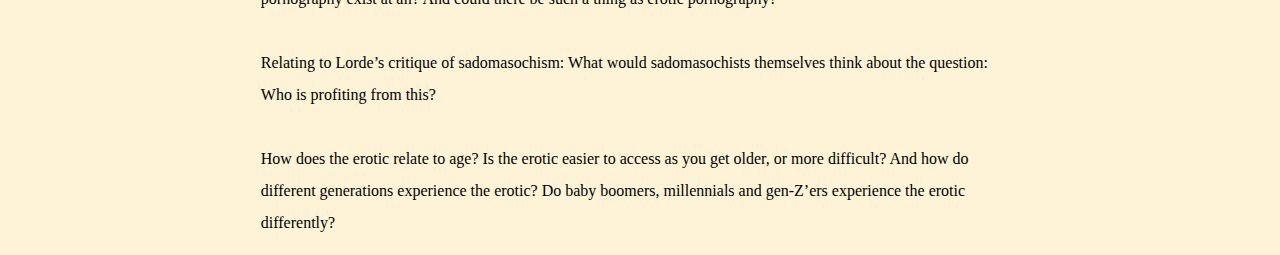
<file: uses-of-uses-of-the-erotic.html>
<!DOCTYPE html>
<html lang="en">
<head>
<meta charset="utf-8"/>
<meta http-equiv="X-UA-Compatible" content="IE=edge" />
<meta name="viewport" content="width=device-width, intitial-scale=1.0" />
<link rel="stylesheet" href="./css/erotic.css" />
<title> COSE </title>
</head>

<body>

    <div class="alltext">

    <h1> Uses of Uses of the Erotic </h1>

    <h2> Introduction </h2>
    <p> 
        I would like to invite you to think about your day so far and consider which moments felt right to you. Which moments made you feel as if a delicious energy released itself into your body, bursting through your veins outward like a sun scattering its rays, resting as a heating pad within you, spreading a comfortable warmth, refreshing as a cool, wet towel dabbing your forehead on a sweltering day. Profound satisfaction. It can be simple.					Perhaps it was the cushions of the sofa embracing you when you got home, or the arms of a lover or friend. Maybe it was the feeling of soft fur against your fingers, when a random street cat allowed for the touch of your hand. The droplets of your morning shower on your face, slowly waking you up. Stepping outside after it has rained, breathing in an air so fresh and earthy. Crafting a mug out of clay with your hands. Kneading dough. Eye contact. Dancing.	Trivial as these experiences may seem, they are the manifestations of a deep inner knowing, residing in the trenches. A knowing which may be named: the erotic. The use of the word erotic in this way was coined by Audre Lorde (1934-1992) in her 1978 essay Uses of the Erotic. Lorde was a New York born feminist writer and activist, or as she described herself “black, lesbian, mother, warrior, poet”. For she knew “that the only way you can head people off from using who you are against you is to be honest and open first, to talk about yourself they talk about you.” (Lorde & Rich, 1981, p. 727).								Her being a poet was not something she became, rather something she always was, from the day she was pushed out of her mother’s womb and into the world. As a young child, she spoke poetry before she spoke English, often reciting poems in response to the question how she was feeling (Lorde & Rich, 1981, p. 714). Furthermore, she decided to drop the “y” from her first name, because she was so pleased by the look of A U D R E L O R D E : two words, five letters each, ending in the same three. (Lorde, 1982/2018, p. 24).
         </p>

    <h2> What Is the Erotic? </h2>
    
    <p>
        Lorde defines the erotic as “a measure between the beginnings of our sense of self and the chaos of our strongest feelings.” (Lorde, 1984/2007, p. 54). One way it functions is to underline the capacity for joy and satisfaction, which “does not have to be called marriage, nor god, nor an afterlife (Lorde, 1984/2007, pp. 56-57). She etymologically traces back the roots of the word erotic to Eros, the Greek god of all-encompassing love, which holds the universe together. Lorde’s conception of erotic therefore includes all forms of love and pleasure, not just the ones related to sex.
The first time Lorde realised the world could be so beautiful she did not have to imagine the beauty in her writing, was when she was nineteen, walking over a green hill in Mexico, to the sound of a crescendo of birds (Lorde & Rich, 1981, pp. 716-717). Her description of this experience seems to connect the erotic to the poetic, which makes sense, because the beginnings of the thought which is fleshed out in Uses of the Erotic can be found in Poetry Is Not a Luxury, which she wrote one year prior (Lorde, 1984/2007, pp. 36-39). There she states, “For each of us as women, there is a dark place within, where hidden and growing our true spirit rises,” (Lorde, 1984/2007, p. 36). This closely resembles the “resource within each of us that lies in a deeply female and spiritual plane, firmly rooted in the power of our unexpressed or unrecognized feeling.”, which she describes in Uses of the Erotic (Lorde, 1984/2007, p. 53).
In reading these quotes, it might seem as if Lorde regarded the erotic as a strictly female thing. However, Gill points out that the focus on women could be (partially) attributed to the audience Uses of the Erotic was first delivered to, which was a conference of (mainly white and heterosexual) women historians (2018, pp. 7-8). Therefore, they propose we should read Lorde’s concept of eros as applicable to as many people as possible, with regard for each individual’s lived experience (Gill, 2018, pp. 7-8).
In Poetry Is Not a Luxury, Lorde advocates we should take our (unrecognized) feelings seriously, and not merely rely “upon our ideas to make us free” (1984/2007, p. 37). We should use poetry to “help give name to the nameless so it can be thought” (Lorde, 1984/2007, p. 37). In that way we can find knowledge through feeling, and once written down, connect it to the rational and turn it into action (Lorde, 1984/2007, p. 37). Furthermore, in an interview with Adrienne Rich, Lorde says she sees feeling and thinking not as a dichotomy, rather they are a “choice of ways and combinations” to reach knowledge and understanding. (1981, pp. 729).
Essentially, we should learn to trust the voice in our head that says, “it feels right to me” (Lorde, 1984/2007, p. 37). A phrase which “acknowledges the strength of the erotic into a true knowledge, for what that means is the first and most powerful guiding light toward any understanding.” (Lorde, 1984/2007, p. 56). Additionally, she says that once we have experienced the intense satisfaction that is the erotic, we know we can aspire to it, and we start to demand it from all aspects of our lives (Lorde, 1984/2007, p. 54). We have the responsibility “not to settle for the convenient, (…) nor the merely safe.” (Lorde, 1984/2007, p. 57). However, note that this does not mean we should demand the impossible from ourselves, rather we should explore which life endeavours make us able to feel most deeply and fully (Lorde, 1984/2007, p. 54).
This exploring would be a necessary rebellious act, for all our lives we have been taught to distrust the erotic (Lorde, 1984/2007, pp. 53-54), and separate it from all but the sexual (Lorde, 1984/2007, pp. 53-54), to keep up patriarchal power structures. This suppression makes us confuse the erotic for the sensational, and to fulfil our human need for sharing deep feeling, “we use each other as objects of satisfaction rather than share our joy in the satisfying” (Lorde, 1984/2007, p. 59). 
Instead, we should embrace the erotic together, for “the sharing of joy, whether physical, emotional, psychic, or intellectual, forms a bridge between the sharers which can be the basis for understanding much of what is not shared between them, and lessens the threat of their difference.” (Lorde, 1984/2007, p. 56). In The Transformation of Silence Into Language and Action she further elaborates on the importance of connecting across difference, stating we should “not hide behind the mockeries of separations that have been imposed upon us and which so often we accept as our own” (Lorde, 1984/2007, p. 43).

    </p>

    <h2> The Erotic Versus the Pornographic and Sadomasochism </h2>

<p> 
    In Uses of the Erotic, Lorde critiques the pornographic for emphasising “sensation without feeling” (Lorde, 1984/2007, p. 54) and states it is the opposite of the erotic (Lorde, 1984/2007, p. 54). Lorde is not the only feminist critical of pornography. In a 1984 lecture for example, legal scholar Catherine MacKinnon defined pornography as “a civil rights violation” and “a practice of sex discrimination” (MacKinnon, 1987, p.163).						Furthermore, MacKinnon theorises about free speech, criticising the First Amendment for overlooking that whole segments of the population are “systematically silenced socially.” (MacKinnon, 1987, p.195). She talks about how “the free speech of men silences the free speech of women” (MacKinnon, 1987, p. 193) and takes from Andrea Dworkin the notion that pornography is the silence of women (MacKinnon, 1987, p.194). This can be related again to Lorde’s The Transformation of Silence in which she encourages people to speak up even though they are afraid, because if they do not speak up, they will still suffer regardless. (Lorde, 1984/2007, pp. 43-44).												Nevertheless, Lorde is also critiqued for her erotic/pornographic divide. Many authors have advocated for a more nuanced view of the pornographic. For instance, Ferguson mentions Siobhan Brooks and Mireille Miller-Young, who explore the pornographic through the ethical possibilities of sex-work (2013, p. 299).								Apart from pornography, or perhaps in extension, Lorde is also critical of sadomasochism. In an interview in the book Agaist Sadomasochism she states, “SM is not the sharing of power, it is merely a depressing replay of the old and destructive dominant/subordinate mode of human relating and one-sided power” (Lorde & Star, 1982, p. 66). She further says she does not want to tell anyone how to live their lives, but she does think the personal is political and therefore we should subject all aspects of our lives to scrutiny (Lorde & Star, 1982, p. 67). She problematises that even though it is play, SM affirms the domination of powerful over powerless as having erotic and empowering qualities (Lorde & Star, 1982, p. 68) Furthermore, she believes the politics of SM are rooted in our “learned intolerance of differences (…) : superiority and thereby the right to dominate.” (Lorde & Star, 1982, p. 69).			Of course, there are also people who call themselves feminists and are simultaneously in favour of SM. Upon analysing the debate, Hopkins (1994, p. 116) proposes a distinction between replicating and simulating the patriarchal power structure. They state that SM can be a heuristic site of sexual subversion (Hopkins, 1994, p. 136) and that the power dichotomy in SM is a playful, simulated one, of which the actors are self-conscious (Hopkins, 1994, p. 135). Simultaneously, they recognise that SM still involves problematic binary structures, essentialism, and identity politics (Hopkins, 1994, p. 136).							Bringing it back to Lorde, she advocates for an “underlying integrity (…) in all of our actions” (Lorde & Star, 1982, p. 68), rather than separating life into real and simulation. She asks the important question “who is profiting from this?”, “who profits from lesbians beating each other?” (Lorde & Star, 1982, pp. 68-69).
</p>

<h2> Legacy of the erotic </h2>

<p>
    Lorde inspired people not only when she was still alive. Up to the present day, the ideas articulated in Uses of the Erotic and other works continue to resonate with academics, artists, and activists. Even though Lorde herself stated she does not write theory (Lorde, 1984/2007, introduction by Boreano, p. 8), her work is used in philosophy by many, such as Young (2013, pp. 301-305) who uses Lorde’s prose to teach queer studies, and Gill (2018, p. 10), who reconceptualised the erotic into a “trinity that holds together the political-sensual-spiritual”. Furthermore, she inspired brown (2019, pp. 29-41) to write the book Pleasure Activism, and many others to build communities, such as the Sister Outsider collective in Amsterdam (Frank, 2019), and the Audre Lorde Project in New York (The Audre Lorde Project, n.d.). 
The erotic is all around, and Lorde (1984/2007, p. 58) said, she felt “no difference between writing a good poem and moving into sunlight against the body of a woman I love.”
May her words inspire:

</p>

<h2> Lovepoem </h2>

<p>
    Speak earth and bless me with what is richest <br>
make sky flow honey out of my hips<br>
rigid mountains<br>
spread over a valley<br>
carved out by the mouth of rain.<br>
<br>
And I knew when I entered her I was<br>
high wind in her forests hollow<br>
fingers whispering sound<br>
honey flowed<br>
from the split cup<br>
impaled on a lance of tongues<br>
on the tips of her breasts on her navel<br>
and my breath<br>
howling into her entrances<br>
through lungs of pain.<br>
<br>
Greedy as herring-gulls<br>
or a child<br>
I swing out over the earth<br>
over and over<br>
again.<br>
(2000, p. 216)<br>

</p>

<h2> Bibliography </h2>

<p>
    brown, a. m. (2019). Pleasure activism: The politics of feeling good (a. m. brown, Ed.). Ak Press.<br>
	In Pleasure Activism, brown has gathered essays, interviews, poems, and tools to guide her readers in their erotic awakening. She aims to inspire them not to settle for less than a fulfilling life and find pleasure in social justice. She covers many topics such as race, gender, the climate crisis, sex-work, and drugs. Drawing on insights from other feminist thinkers, such as Audre Lorde, Alexis Pauline Gumbs, Cara Page, Joan Morgan, and Sonya Renee Taylor, she investigates the relations between politics and pleasure. The chapter which relates most strongly to Lorde and the erotic is ‘The Legacy of “Uses of the Erotic”’ (pp. 29-41).
    <br><br>Ferguson, R. A. (2013). Of sensual matters: On Audre Lorde’s “Poetry is Not a Luxury” and “Uses of the Erotic.” WSQ: Women’s Studies Quarterly, 40(3-4), 295–300. https://doi.org/10.1353/wsq.2013.0017<br>
	Ferguson analyses Lorde’s Poetry Is Not a Luxury and Uses of the Erotic and places them into the context of their time. For instance, they situate the texts within a historical moment of renewed attention to the self, the senses, and affect as tools for social transformation. Furthermore, they connect Uses of the Erotic to Cixous’ Laugh of the Medusa, seeing them both as part of an international conversation about (female) sexuality as a form of knowledge. Finally, they discuss revisions of Lorde’s distinction between the erotic and the pornographic.
    <br><br>Frank, C. (2019). Sister outsider and Audre Lorde in the Netherlands: On transnational queer feminisms and archival methodological practices. Feminist Review, 121(1), 9–23. https://doi.org/10.1177/0141778918818753<br>
	Frank explores the role of archives within transnational feminist research, from the starting point of the transnational feminist encounter that occurred between Audre Lorde and the Sister Outsider collective in the Netherlands, in the 1980s. They consider the ‘absences’ and ‘presences’ that are present in various archives and prose a new research method based on orientation, listening, and intervention.
    <br><br>Gill, L. K. (2018). Erotic islands: Art and activism in the queer caribbean. Duke University Press.<br>
	In Erotic Islands, Gill explores the history of queer presence in the Carribean context. They talk, for instance about calypso, Carnival and HIV in the Republic of Trinidad and Tobago. It is strongly tied to Lorde’s Uses of the Erotic, for the book centers around an extension of the erotic into the intertwined political-sensual-spiritual. Furthermore, Gill discusses queer artistry and activism.
    <br><br>Hopkins, P. D. (1994). Rethinking sadomasochism: Feminism, interpretation, and simulation. Hypatia, 9(1), 116–141. https://doi.org/10.1111/j.1527-2001.1994.tb00112.x<br>
	Hopkins re-examines the debate between radical feminists and feminist sadomasochists, in which radical feminists are against sadomasochism, arguing it replicates problematic patriarchal hierarchies. In this paper, Hopkins sets up a distinction between simulating and replicating dominant/submissive hierarchies, arguing the radical feminist opposition to sadomasochism needs to be reconsidered.
    <br><br>Lorde, A. (2000). The Collected Poems of Audre Lorde. W. W. Norton & Company.<br>
	This collection of poems by Audre Lorde brings together all of her main poetry publications, including The First Cities (1968), Cables to Rage (1970), From a Land Where Other People Live (1973), New York Head Shop and Museum (1974), Coal (1976), Between Our Selves (1976), The Black Unicorn (1978), Chosen Poems: Old and New (1982), Our Dead Behind Us (1986), and The Marvelous Arithmetics of Distance (1993). 
	The poem I cite in the keyword chapter comes from New York Head Shop, but it was supposed to be in From a Land Where Other People Live. However, because of the poem’s explicit queerness, the publisher did not want to publish it.
    <br><br>Lorde, A. (with Clarke, C.). (2007). Sister outsider: Essays and speeches (N. K. Boreano, Ed.). Crossing Press. (Original work published 1984)
    <br>Sister Outsider is a collection of essays and other writings by Lorde, many of which were previously published through other outlets. From this collection I used Poetry Is Not a Luxury, The Transformation of Silence into Language and Action, and Uses of the Erotic: The Erotic as Power.
Poetry Is Not a Luxury was first published in 1977 in Chrysalis: A Mag¬azine of Female Cultures as Poems Are Not Luxuries. In the essay Lorde talks about poetry as a means to express feeling, and access inner knowledge. She states it is a necessity for women, for it is the first step to putting our hopes and dreams into action.
Transforming Silence into Language and Action was delivered at the Modern Language Associationʼs “Lesbian and Literature Panel,” Chicago, Illinois, December 28, 1977, and it was first published in Sinister Wisdom 6 (1978) and The Cancer Journals (Spinsters, Ink, San Francisco, 1980). In it, Lorde talks about her experience with breast cancer, connecting across differences, and famously, that being silent will not protect us. 
Uses of the Erotic: The Erotic as Power was delivered on August 25, 1978, as part of the Fourth Berkshire Conference on the History of Women hosted by Mount Holyoke College in western Massachusetts. Furthermore, it was published as a pamphlet by Out & Out Books. This text is the one this keyword chapter sparks from, and in it Lorde discusses the erotic as a deep inner source of power, which can provide us with the energy we need to pursue genuine change in the world.
<br><br>Lorde, A. (2018). Zami : A new spelling of my name. Penguin Classics. (Original work published 1982)<br>
	Zami is a biomythography, combining history, biography and myth. Therefore, the book is loosely based upon Lorde’s own life, starting at childhood and following her into adult life. A red thread is the women in Lorde’s life and how they have shaped her.
    <br><br>Lorde, A., & Rich, A. (1981). An interview with Audre Lorde. Signs, 6(4), 713–736. https://www.jstor.org/stable/3173739<br>
	Lorde is interviewed by Adrienne Rich, fellow feminist writer and, at one point in time, romantic partner. The interview kicks off with the statement that Poetry Is Not a Luxury and Transforming Silence into Language and Action are progressions, part of something unfinished. Furthermore, they discuss Lorde’s childhood, her inclination to write poetry, rationality and intuition, and many more themes in Lorde’s writing. This interview was later also included in Sister Outsider (1984).
    <br><br>Lorde, A., & Star, S. L. (1982). Interview with Audre Lorde. In R. R. Linden, D. R. Pagano, D. E. H. Russel, & S. L. Star (Eds.), Against sadomasochism: A radical feminist analysis (pp. 66–71). Frog in the Well.<br>
	In this interview Lorde critiques sadomasochism for reproducing problematic dominant/submissive hierarchies. From her perspective, simulating a power dynamic can never be decoupled from the power dynamics that exist ‘in real life’, outside of the bedroom, for what happens inside the bedroom is part of real life. The book Against Sadomasochism in which the interview was printed is a collection of feminist critiques of sadomasochism, featuring famous thinkers such as Judith Butler and Alice Walker.
    <br><br>MacKinnon, C. A. (1987). Feminism Unmodified: Discourses on Life and Law. Harvard University Press.<br>
	MacKinnon is a feminist legal scholar who focuses on the exploitation of women, including harassment, rape, sex-trafficking, and pornography. In the text I reference chapter fourteen: Francis Biddle’s Sister: Pornography, Civil Rights, and Speech, which was delivered on April 5, 1984, as a lecture at Harvard Law School in Cambridge, Massachusetts. There, she discusses how pornography is a practice of sex discrimination. Furthermore, she critiques the First Amendment, and asks the question whose speech is meant when we say ‘free speech’ should be protected. 
    <br><br>The Audre Lorde Project. (n.d.). About ALP. Retrieved May 29, 2023, from https://alp.org/about<br>
The Audre Lorde Project (ALP) is a Community Organising Center for Lesbian, Gay, Bisexual, Two-Spirit, Trans and Gender Non Conforming People of Color Communities. It was set up in 1994 by gay men of colour, who were advocating for HIV policies. Today, the project strives for social and economic justice and community wellness, using tacticts of education, mobilization and capacity-building. They are committed to connecting across differences, and value community reflection.
<br><br>Young, N. (2013). “Uses of the erotic” for teaching queer studies. WSQ: Women’s Studies Quarterly, 40(3-4), 301–305. https://doi.org/10.1353/wsq.2013.0023<br>
	Young describes how she uses Lorde’s concepts in her queer theory tutorials. Like Lorde, she is transparent with her students about her own identity and encourages students to do the same. Through sharing personal experiences, the students learn from and with one another. 

</p>

<h2> Questions to Consider </h2>

<p> 
    How is the erotic present in your personal life and the lives of the people around you? What have you realised through reading Uses of the Erotic? (How) has it changed you? And have you made any changes in your life because of it?

    <br><br>How does the erotic relate to gender? Is the erotic something only women have, or can men and non-binary people access it as well? And how does it relate to transness and gender fluidity?

    <br><br>Lorde said she writes poetry, not theory, yet many of her works are now used in a theoretical and academic way. Why would Lorde have said this? What is the connection between poetry and theory, when does one become the other and what is the connection to écriture feminine?

    <br><br>Lorde, MacKinnon and many other feminists have been critical of pornography for being misogynist.  However, there have been attempts to create pornography specifically for women. Is that type of pornography feminist? Does feminist pornography exist at all? And could there be such a thing as erotic pornography?

    <br><br>Relating to Lorde’s critique of sadomasochism: What would sadomasochists themselves think about the question: Who is profiting from this? 

    <br><br>How does the erotic relate to age? Is the erotic easier to access as you get older, or more difficult? And how do different generations experience the erotic? Do baby boomers, millennials and gen-Z’ers experience the erotic differently?

</p>

</div>

<button class="goback" onclick="history.back()">go back</button>

<a href="index.html">
<div class="menu">
  home
</div> </a>

<a href="about-me.html">
<div class="menu3">
  about me 
</div> </a>

</body>
</file>
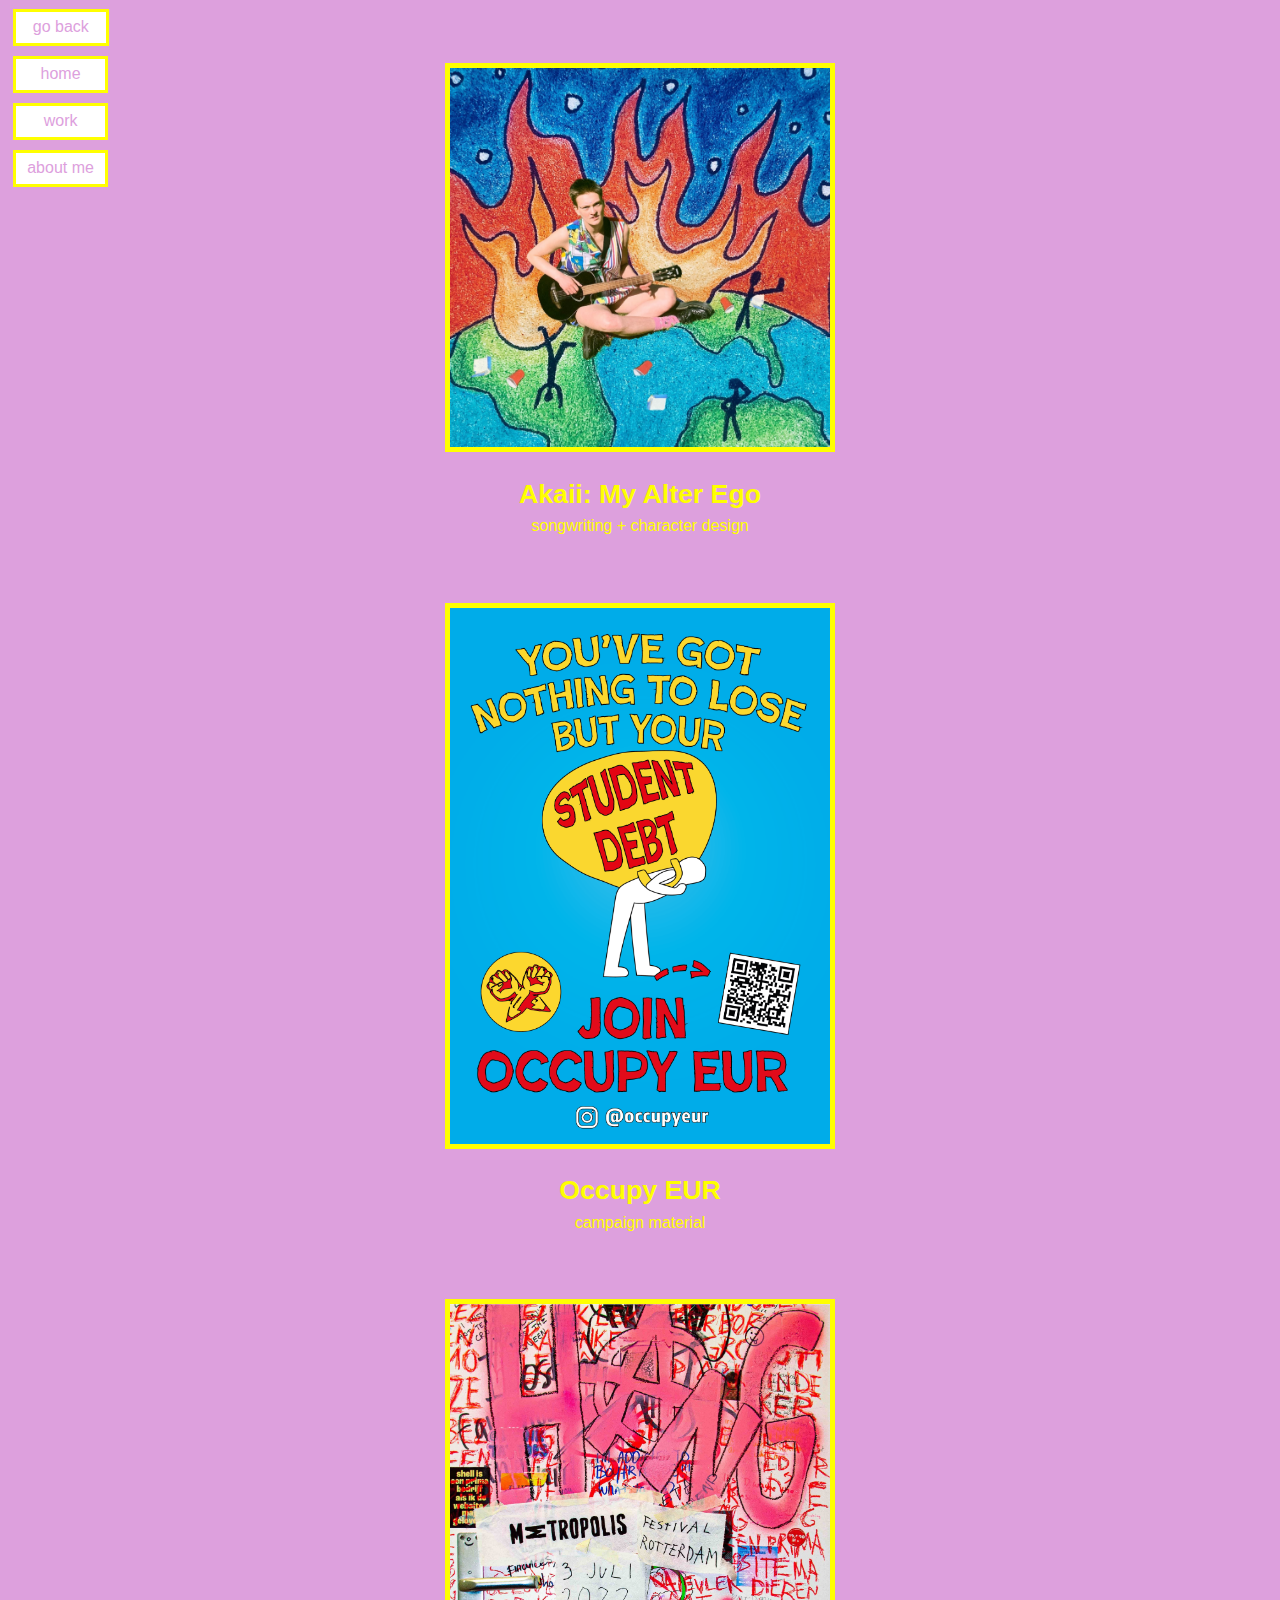
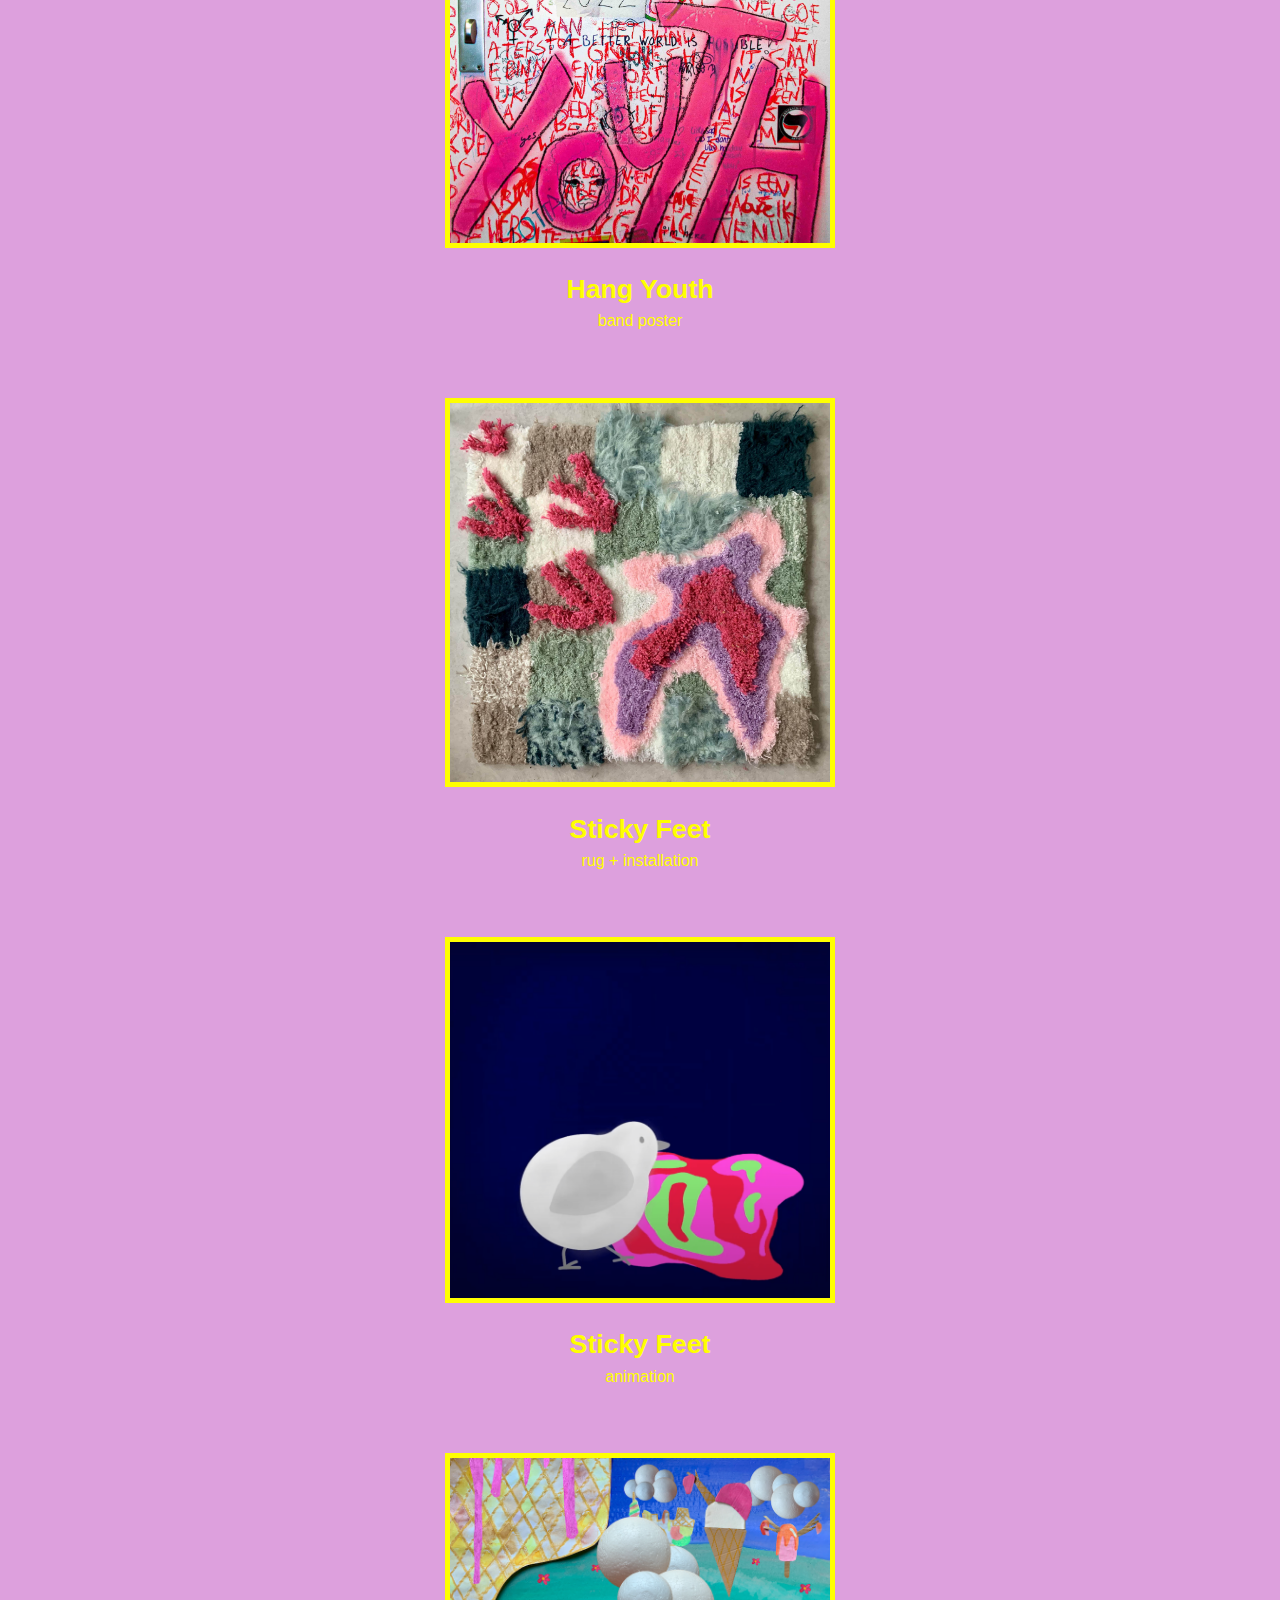
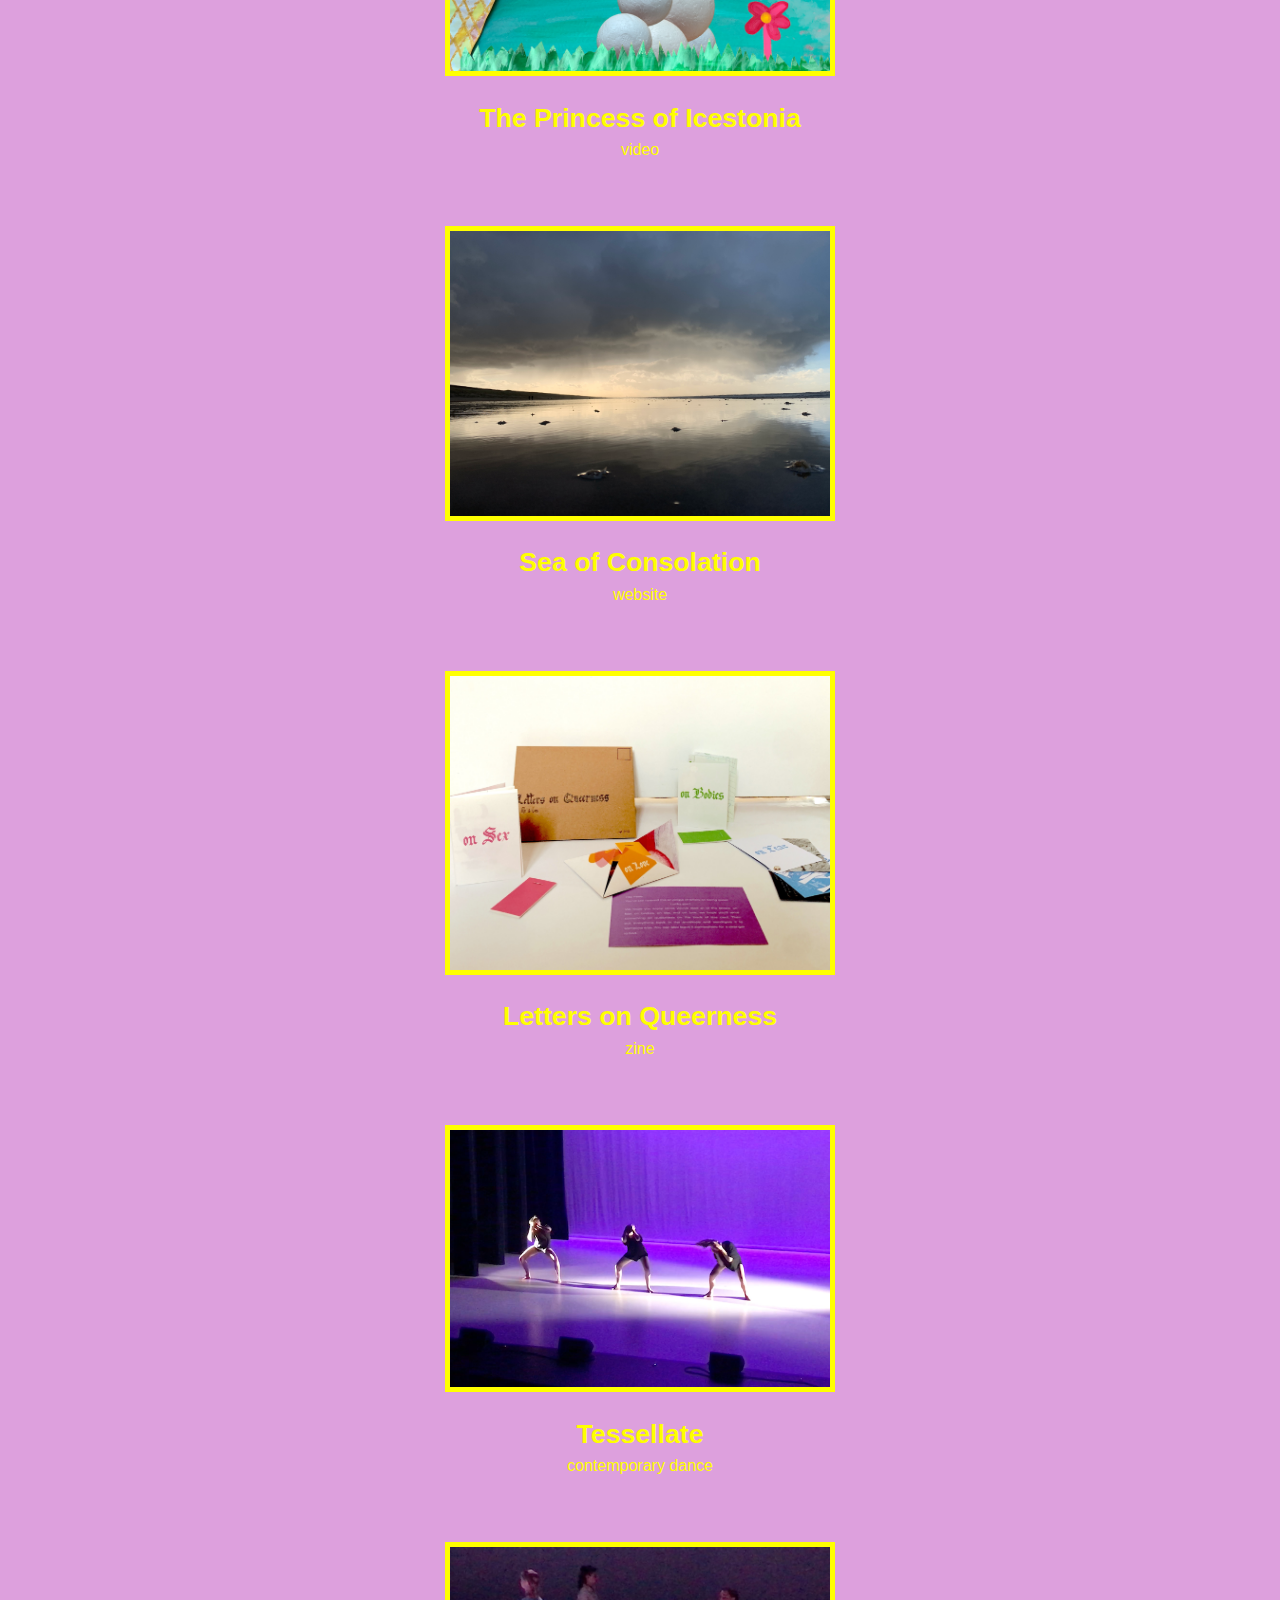
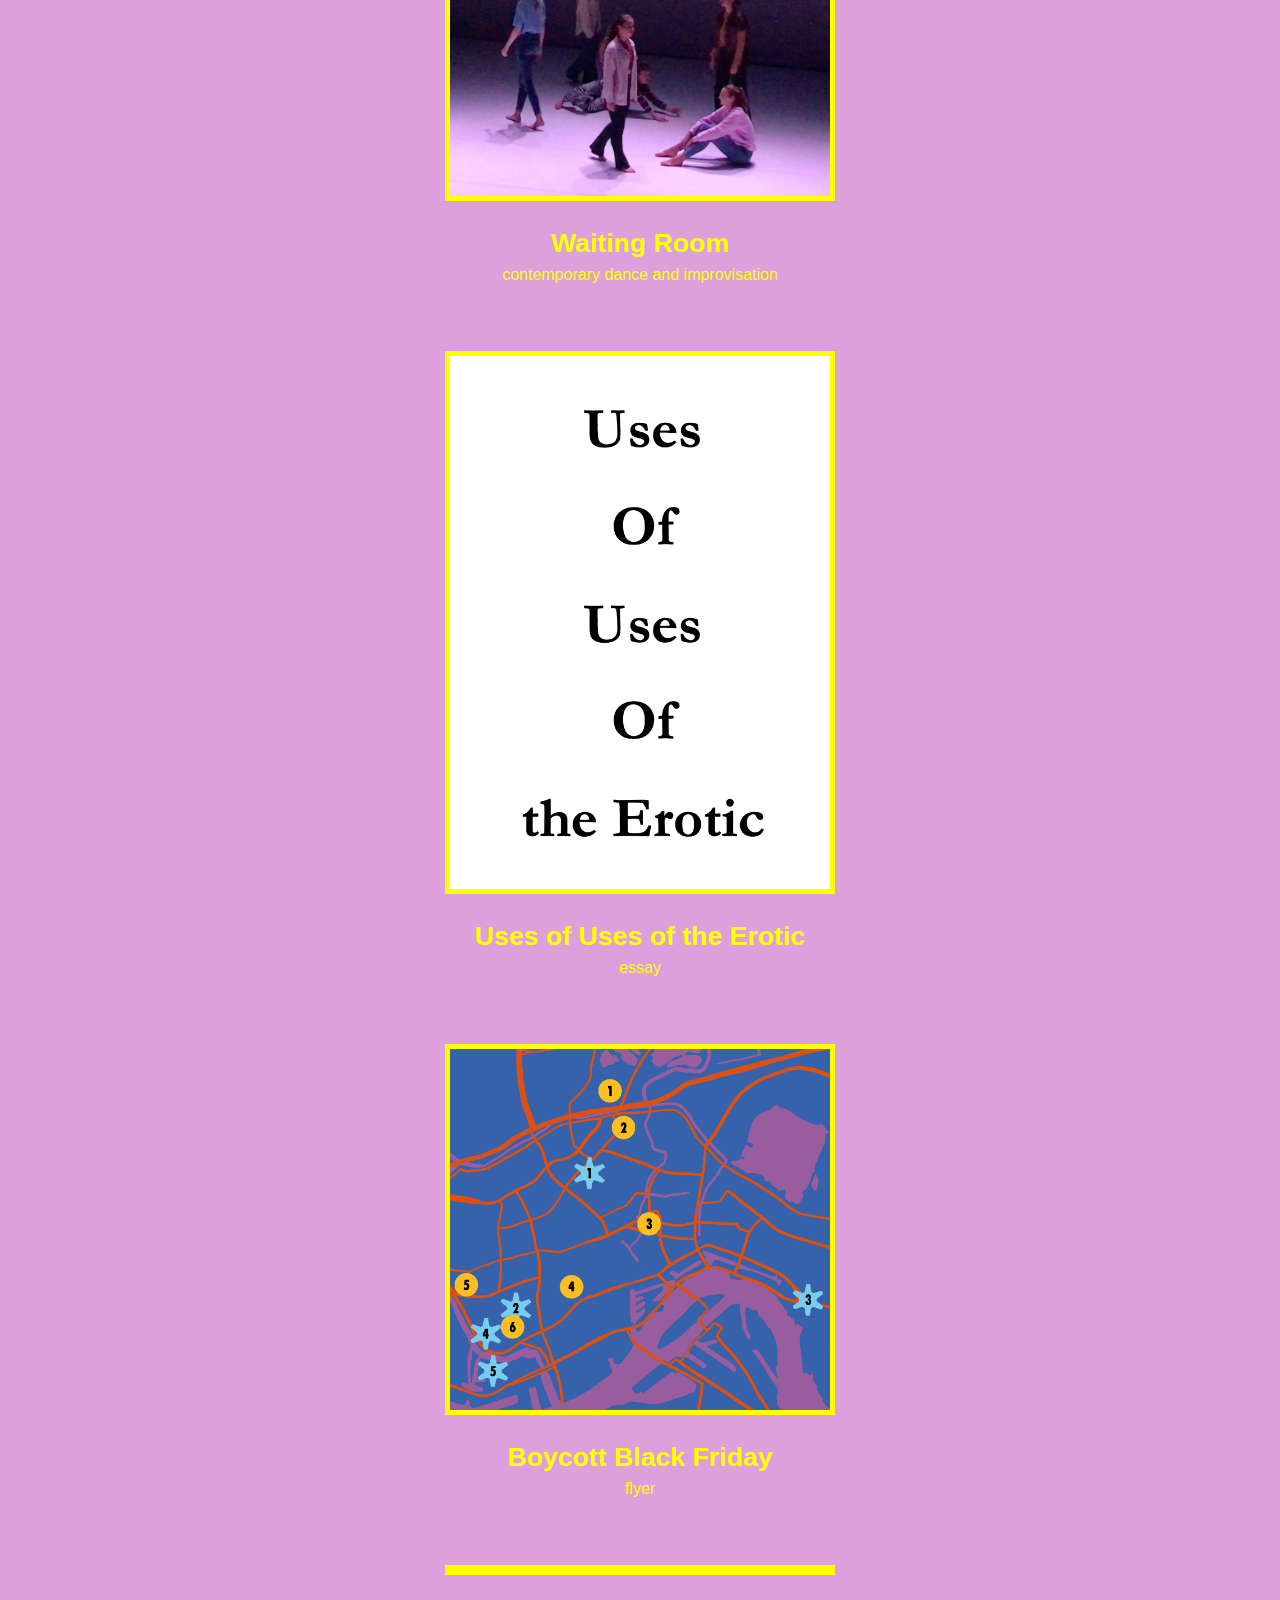
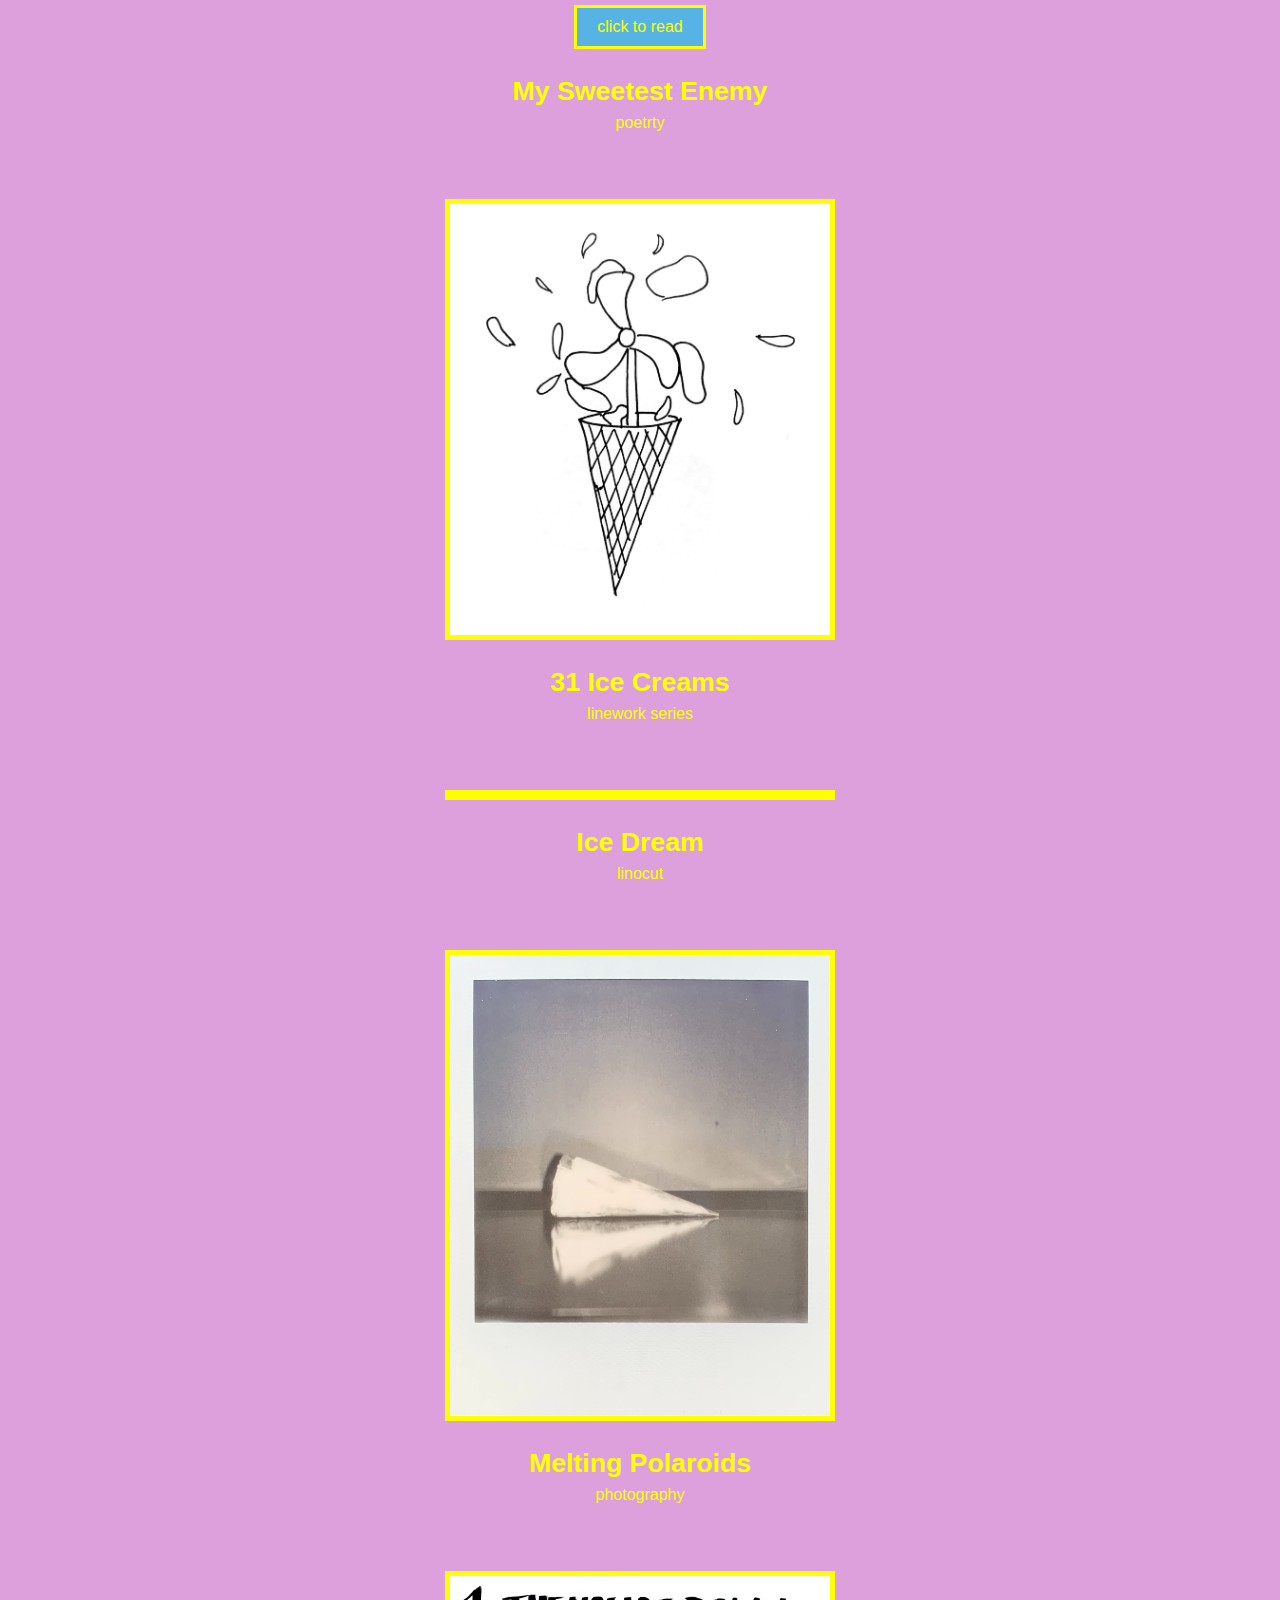
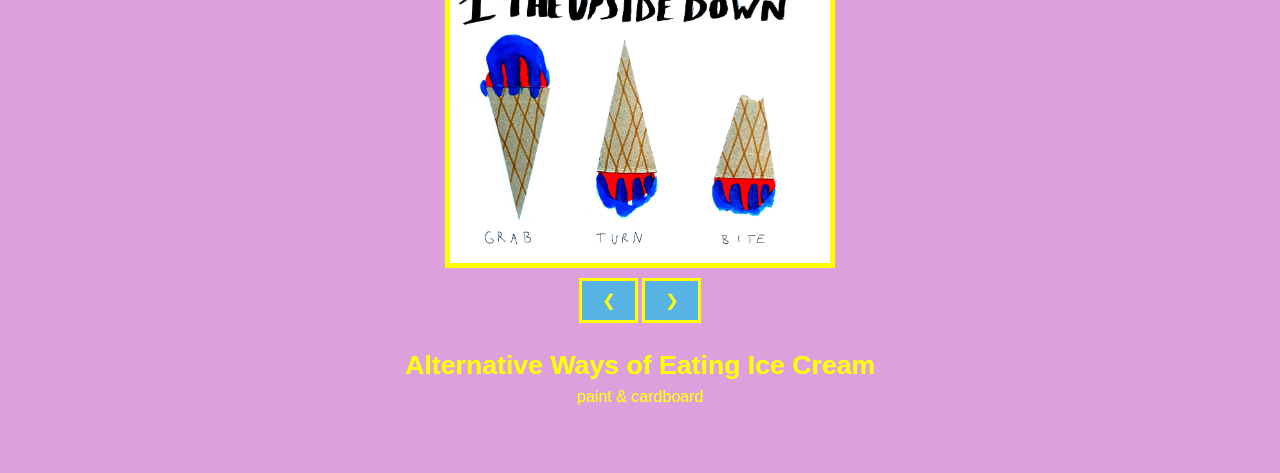
<file: work.html>
<!DOCTYPE html>
<html lang="en">
<head>
<meta charset="utf-8"/>
<meta http-equiv="X-UA-Compatible" content="IE=edge" />
<meta name="viewport" content="width=device-width, intitial-scale=1.0" />
<link rel="stylesheet" href="./css/work.css" />
<title> COSE </title>
</head>

<body>

<div class="akaii"> 
     <a href="akaii.html">
     <img class="akaii1" src="img-min/akaii/song-cover.jpg"
            title="Akaii: My Alter Ego"
            alt="Akaii: My Alter Ego"
            >
        </a>
        </div>

<p> Akaii: My Alter Ego </p>
<h6> songwriting + character design </h6>

<div class="occupy"> 
<a href="occupy.html">
    <img class="occupy1"  src="img-min/occupy/debt-sticker-min.png"
    title="Occupy EUR"
    alt="Occupy EUR"
    >
</a>
</div>

<p> Occupy EUR </p>
<h6> campaign material </h6>

<div class="hang-youth"> 
       <img src="img-min/hang-youth/bathroom-poster-small-min.jpg"
           title="Hang Youth Poster"
           alt="Hang Youth Poster"
           loading="lazy"
           >
       </div>  
<p> Hang Youth </p>
<h6> band poster </h6>

<div class="sticky-feet"> 
 <a href="sticky-feet.html">
        <img class="stickyfeet1" src="img-min/sticky-feet/carpet.jpg"
            title="Sticky Feet Carpet"
            alt="Sticky Feet Carpet"
            loading="lazy"
            >
        </a>
        </div>
<p> Sticky Feet </p>
<h6> rug + installation </h6>

<div class="sticky-feet"> 
    <a href="https://youtu.be/upw1xtn_mn0?si=seQ0k8FZUqOAjDqD" target="_blank" rel="noopener noreferrer youtube-nocookie">
        <img class="stickyfeet2" src="img-min/sticky-feet/sticky-feet-ss-min.png"
            title="Sticky Feet Animation"
            alt="Sticky Feet Animation"
            loading="lazy"
            >
        </a>
        </div>
<p> Sticky Feet </p>
<h6> animation </h6>

<div class="ice-princess">
<a href="https://youtu.be/8Kdnolr6oNc?si=EyVLNYY3kteOLx4_" target="_blank" rel="noopener noreferrer"> 
<img class="ice-princess1" src="img-min/ice-cream-fairy-min.png" loading="lazy">
</a>
</div>

<p> The Princess of Icestonia </p>
<h6> video </h6>

<div class="html-zine"> 
    <a href="html-zine/day0.html" target="_blank" rel="noopener noreferrer">
        <img class="html-zine1" src="img-min/dayone.jpg"
        title="HTML Zine"
        alt="HTML Zine"
        loading="lazy"
        >
    </a>
    </div>
<p> Sea of Consolation </p>
<h6> website </h6>

<div class="queer-zine"> 
    <a href="queer-zine.html">
        <img class="queer-zine1" src="img-min/queer-zine/queer-zine-collection.JPG"
        title="Letters on Queerness"
        alt="Letters on Queerness"
        loading="lazy"
        >
    </a>
    </div>    
<p> Letters on Queerness </p>
<h6> zine </h6>

<div>
    <a href="https://youtu.be/dKdQ9crFHBw" target="_blank" rel="noopener noreferrer youtube-nocookie">
        <img class="dance1" src="img-min/dance/tessellate-dance-min.png">
    </a>
</div>

<p> Tessellate </p>
<h6> contemporary dance </h6>

<div>
    <a href="https://youtu.be/x6VuZHk3N1o" target="_blank" rel="noopener noreferrer youtube-nocookie">
        <img class="dance2" src="img-min/dance/twinpeaks-dance-min.jpg">
    </a>
</div>

<p> Waiting Room </p>
<h6> contemporary dance and improvisation </h6>

<div class="essay">
    <a href="uses-of-uses-of-the-erotic.html" >
    <img class="essay1"  src="img-min/writing/uses-of-uses-of-the-erotic.png" >    
    </a>
</div>

<p> Uses of Uses of the Erotic </p>
<h6> essay </h6>

<div class="black-friday"> 
 <a href="black-friday.html">
    <img class="black-friday1" src="img-min/black-friday/black-friday.png"
        title="Anti Black Friday Flyer"
        alt="anti black friday flyer"
        loading="lazy"
        >
        </a>
    </div>
<p> Boycott Black Friday </p>
<h6> flyer </h6>

<div class="writing"> 
      
<img id="myImg" src="img-min/writing/peach-front-min.png" loading="lazy">
<button id="myButton"> click to read </button>

<script>
// JavaScript code
const myImg = document.getElementById("myImg");
const myButton = document.getElementById("myButton");

myButton.addEventListener("click", function() {
  if (myImg.src.endsWith("peach-front-min.png")) {
    myImg.src = "img-min/writing/peach-back-min.png";
  } else {
    myImg.src ="img-min/writing/peach-front-min.png";
  }
});
</script>
    </div>

<p> My Sweetest Enemy </p>
<h6> poetrty </h6>


<div class="ice-ink"> 
    <a href="31icecreams.html">
        <img  class="icetober" src="img-min/ijs-ink/7 fan-min2.jpg">
    </a>
 </div>
   
<p> 31 Ice Creams </p>    
<h6> linework series </h6>

<div class="ijs1"> 
        <img src="img-min/ijs2/lino-ijs-min.jpeg"
        title="Ice Dream"
        alt="Ice Dream"
        loading="lazy"
        >
    </div> 
<p> Ice Dream </p>
<h6>linocut</h6>   

<div class="analogue"> 

        <img class="melting-polaroids" src="img-min/ijs2/pola1.JPG" >
        <img class="melting-polaroids" src="img-min/ijs2/pola2.JPG" >
        <img class="melting-polaroids" src="img-min/ijs2/pola3.JPG" >
        <img class="melting-polaroids" src="img-min/ijs2/pola4.JPG" >
        <img class="melting-polaroids" src="img-min/ijs2/pola5.JPG" >
        <img class="melting-polaroids" src="img-min/ijs2/pola6.JPG" >
        <img class="melting-polaroids" src="img-min/ijs2/pola7.JPG" >
        <img class="melting-polaroids" src="img-min/ijs2/pola8.JPG" >

    

<script>
    // JavaScript code
    var slideIndex = 0;
        carousel();
        
        function carousel() {
          var i;
          var x = document.getElementsByClassName("melting-polaroids");
          for (i = 0; i < x.length; i++) {
            x[i].style.display = "none"; 
          }
          slideIndex++;
          if (slideIndex > x.length) {slideIndex = 1} 
          x[slideIndex-1].style.display = "block"; 
          setTimeout(carousel, 1500); 
        }
        </script>

</div>

<p> Melting Polaroids </p> 
<h6>photography</h6>   

<div class="alternativeice"> 
<img class="altice" src="img-min/ijs2/upside-down-min.jpg">
<img class="altice" src="img-min/ijs2/chicken-leg-min.jpg">
<img class="altice" src="img-min/ijs2/patience-min.jpg">

<button class="left" onclick="plusDivs(-1)">&#10094;</button>
<button class="right" onclick="plusDivs(+1)">&#10095;</button>
</div>        

    <script>
    // JavaScript code    
            var slideIndex = 1;
        showDivs(slideIndex);
        
        function plusDivs(n) {
          showDivs(slideIndex += n);
        }
        
        function showDivs(n) {
          var i;
          var x = document.getElementsByClassName("altice");
          if (n > x.length) {slideIndex = 1}
          if (n < 1) {slideIndex = x.length} ;
          for (i = 0; i < x.length; i++) {
            x[i].style.display = "none";
          }
          x[slideIndex-1].style.display = "block";
        }
        </script>


<p> Alternative Ways of Eating Ice Cream </p>
<h6> paint & cardboard </h6>

<button class="goback" onclick="history.back()">go back</button>

<a href="index.html">
<div class="menu">
  home
</div> </a>

<a href="work.html"> 
<div class="menu2">
   work 
 </div></a>

<a href="about-me.html">
<div class="menu3">
  about me 
</div> </a>

</body>
</file>
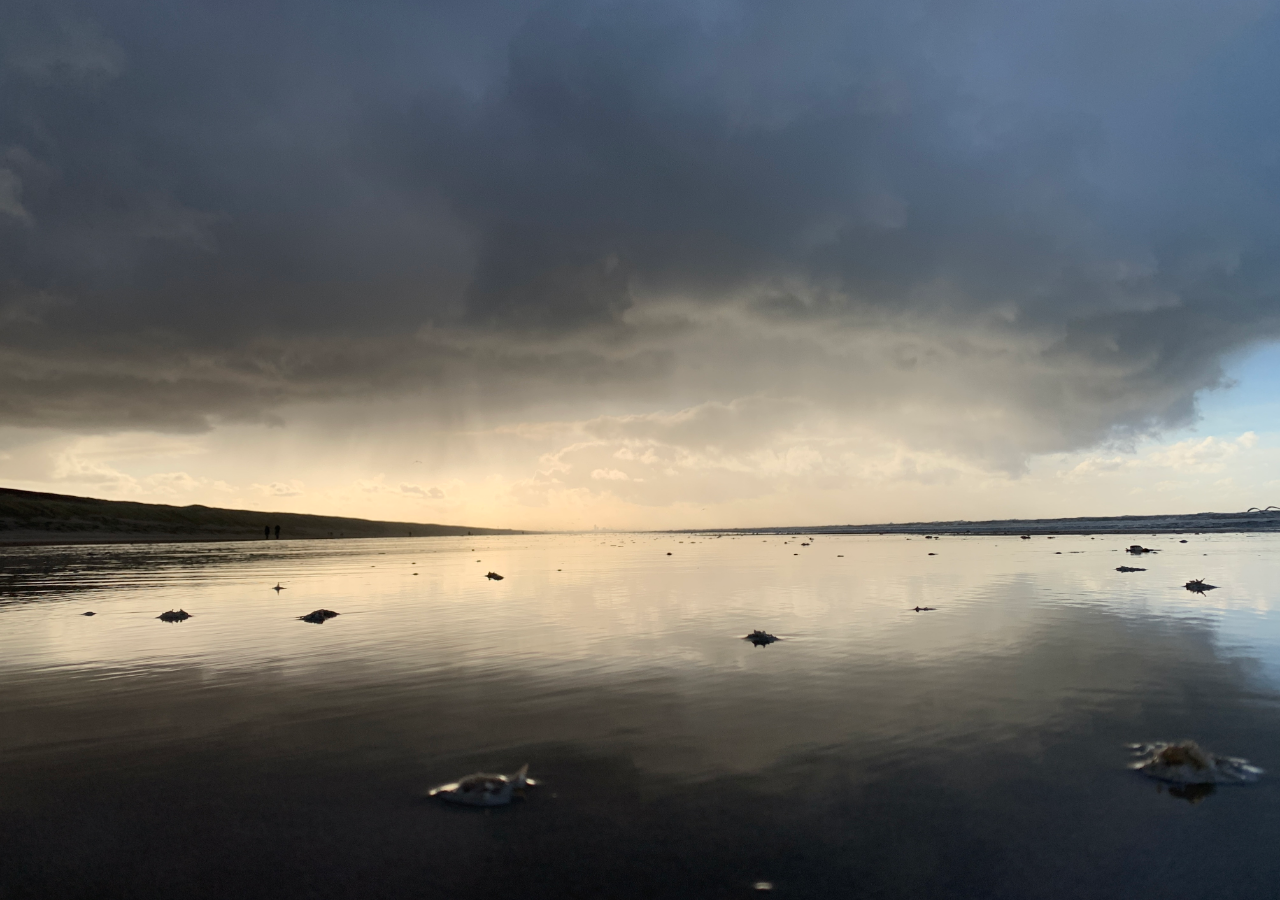
<file: html-zine/day0.html>
<!DOCTYPE html>
<html lang="en">
<head>
<meta charset="utf-8"/>
<meta http-equiv="X-UA-Compatible" content="IE=edge" />
<meta name="viewport" content="width=device-width, intitial-scale=1.0" />
<link rel="stylesheet" href="./css/day0.css" />
<title> sea of consolation </title>

<link rel="apple-touch-icon" sizes="180x180" href="./favicon_package_v0/apple-touch-icon.png">
<link rel="icon" type="image/png" sizes="32x32" href="./favicon_package_v0/favicon-32x32.png">
<link rel="icon" type="image/png" sizes="16x16" href="./favicon_package_v0/favicon-16x16.png">
<link rel="manifest" href="./favicon_package_v0/site.webmanifest">
<link rel="mask-icon" href="./favicon_package_v0/safari-pinned-tab.svg" color="#ffb7de">
<meta name="msapplication-TileColor" content="#00aba9">
<meta name="theme-color" content="#ffffff">

</head>

<body>

<a href="day1.html" >
    <img 
        src="./img/emptyimage.PNG"
        

>
</a>

</body>
</file>
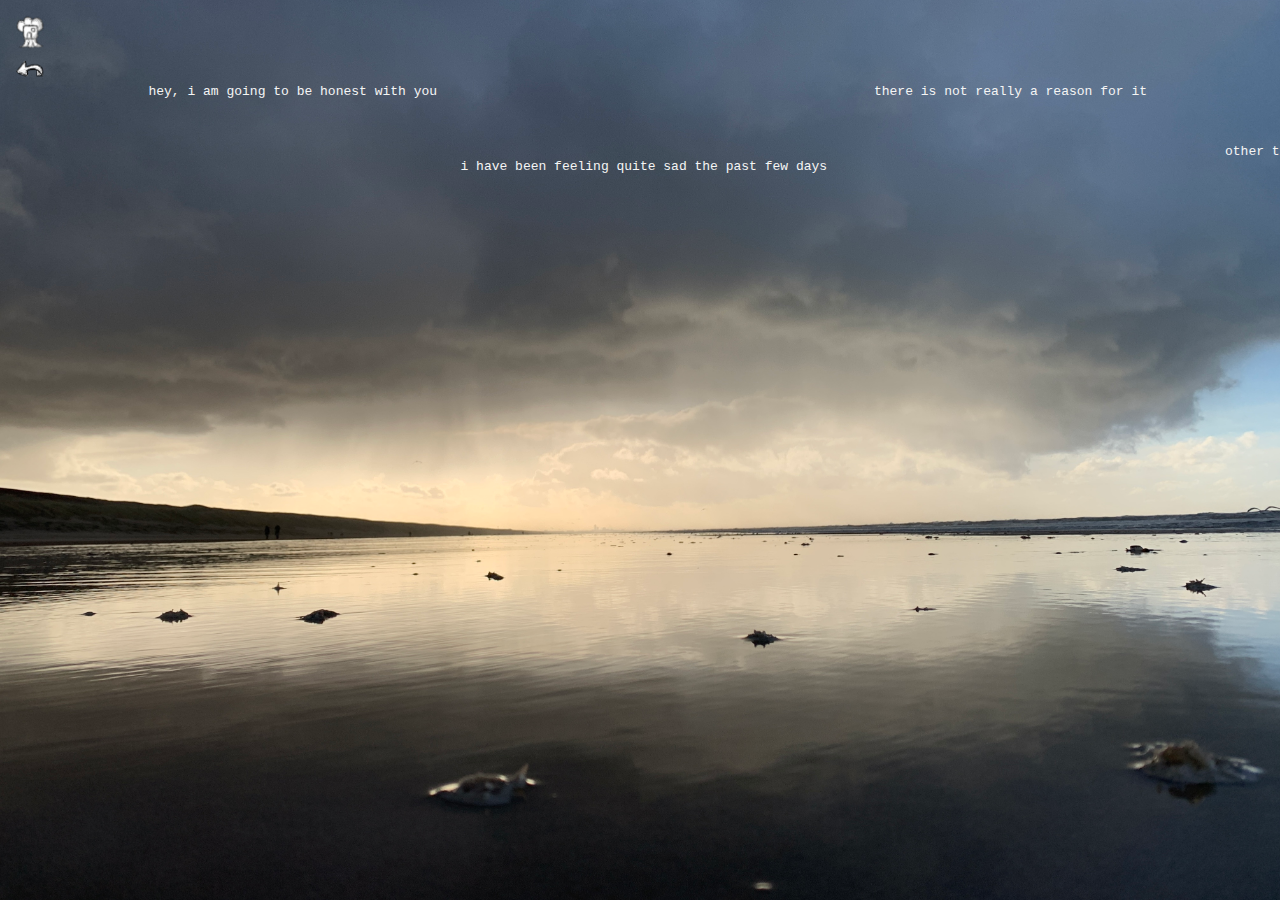
<file: html-zine/day1.html>
<!DOCTYPE html>
<html lang="en">
<head>
<meta charset="utf-8"/>
<meta http-equiv="X-UA-Compatible" content="IE=edge" />
<meta name="viewport" content="width=device-width, intitial-scale=1.0" />
<link rel="stylesheet" href="./css/day1.css" />
<title> sea of consolation </title>

<link rel="apple-touch-icon" sizes="180x180" href="./favicon_package_v0/apple-touch-icon.png">
<link rel="icon" type="image/png" sizes="32x32" href="./favicon_package_v0/favicon-32x32.png">
<link rel="icon" type="image/png" sizes="16x16" href="./favicon_package_v0/favicon-16x16.png">
<link rel="manifest" href="./favicon_package_v0/site.webmanifest">
<link rel="mask-icon" href="./favicon_package_v0/safari-pinned-tab.svg" color="#ffb7de">
<meta name="msapplication-TileColor" content="#00aba9">
<meta name="theme-color" content="#ffffff">


</head>



<body>

<p> <pre>      
                             
                  hey, i am going to be honest with you                                                        there is not really a reason for it                                                           and the busy period that lies ahead of me                                                                             even enjoy parts of it



                                                                                                                                                            other than that i am scared of the future                                                                    logically, i know that i will get through it                                                           cause there are many beautiful things in the world                                                    
                                                          i have been feeling quite sad the past few days

</pre>
</p>

<p class="link" > <a href="./day2.html" > have a look </a> </p>

<div class="goback" > 
        <a href="day0.html" > 
            <img src="./img/goback.PNG" 
            title="go back"
            alt="go back arrow"
        > 
        </a>
        </div>
        
        <div class="home" >
        <a href="day0.html" >
        <img src="./img/home.PNG"
            title="home"
            alt="go to homepage treehouse" >
        </a>
        </div>

</body>
</html>
</file>
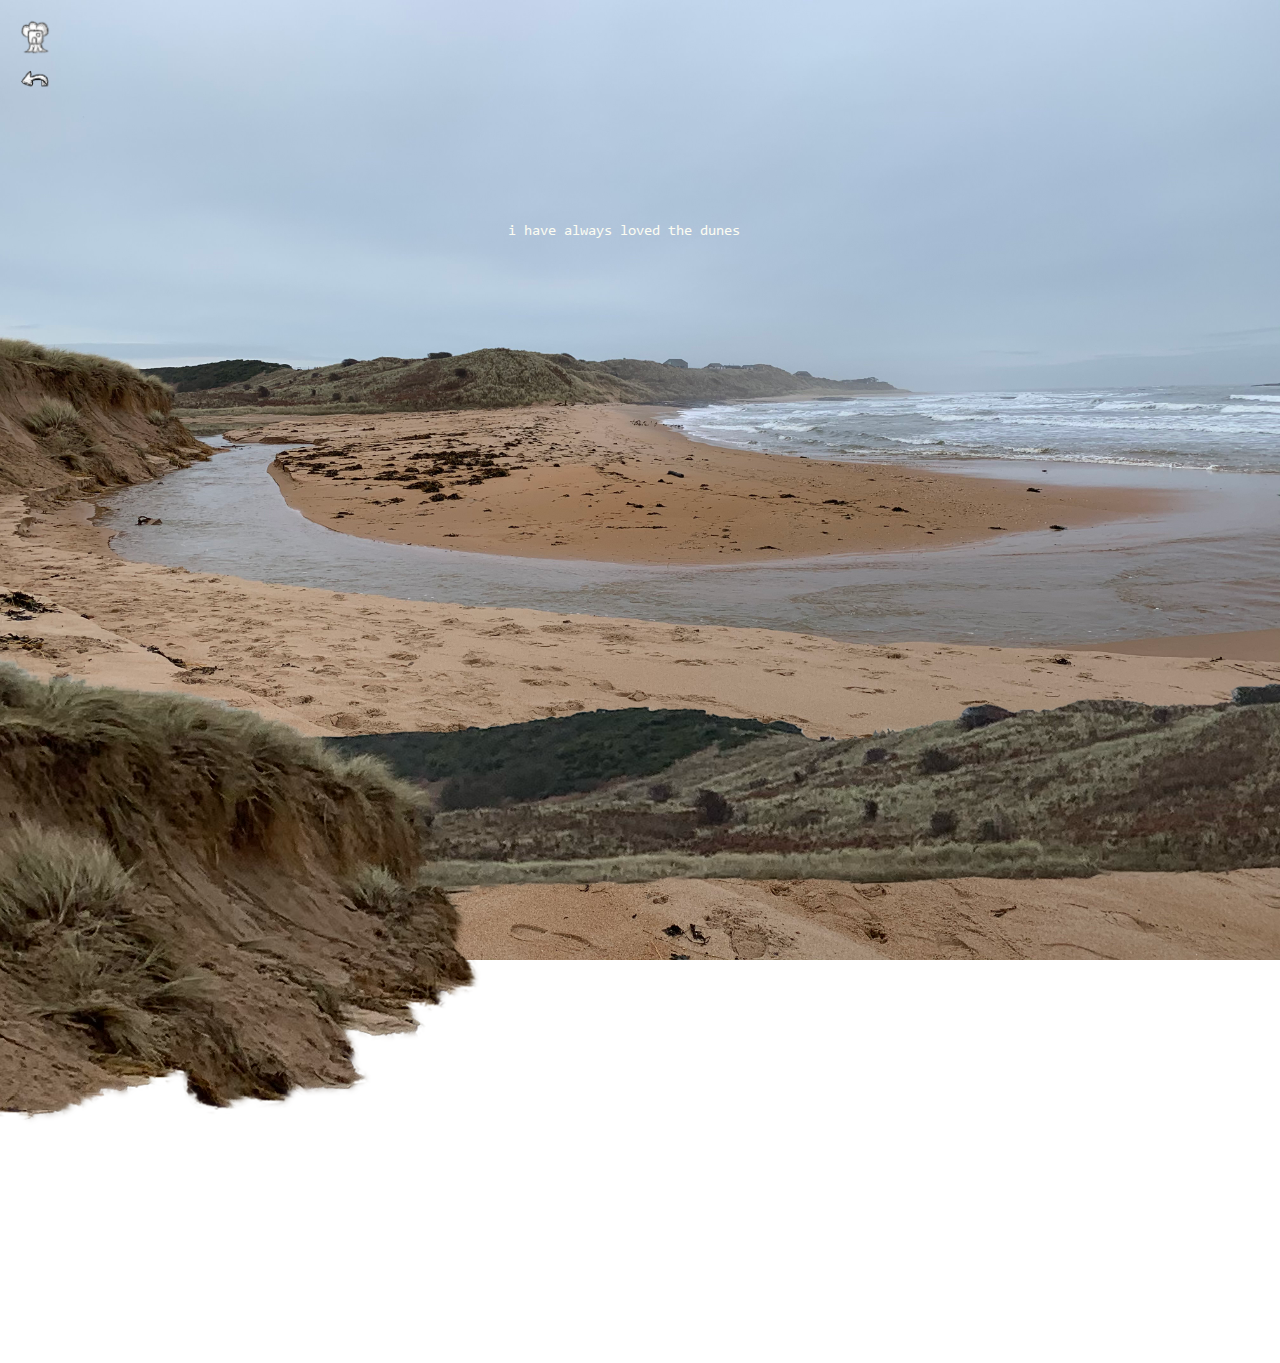
<file: html-zine/day2.html>
<!DOCTYPE html>
<html lang="en">
<head>
    <meta charset="UTF-8">
    <meta http-equiv="X-UA-Compatible" content="IE=edge">
    <meta name="viewport" content="width=device-width, initial-scale=1.0">
    <title>sea of consolation</title>
    <link rel="stylesheet" href="./css/day2.css" />

    <link rel="apple-touch-icon" sizes="180x180" href="./favicon_package_v0/apple-touch-icon.png">
    <link rel="icon" type="image/png" sizes="32x32" href="./favicon_package_v0/favicon-32x32.png">
    <link rel="icon" type="image/png" sizes="16x16" href="./favicon_package_v0/favicon-16x16.png">
    <link rel="manifest" href="./favicon_package_v0/site.webmanifest">
    <link rel="mask-icon" href="./favicon_package_v0/safari-pinned-tab.svg" color="#ffb7de">
    <meta name="msapplication-TileColor" content="#00aba9">
    <meta name="theme-color" content="#ffffff">

<!-- <link rel="preload" href="./transfonter.org-20230111-145103/Consolas.woff" as="font" type="font/woff2" crossorigin> -->

</head>

<body>


<p class="text"> i have always loved the dunes </p>


<img 
src="./img/dunecutout4.PNG" 
alt="giving shelter from the storms

ever there protecting

lie against their stable backs

once, i was being carried

from mama's belly to papa's arms

now, i'm merely watching

memories in the back of my mind

play... "

title="
giving shelter from the storms

ever there protecting

lie against their stable backs

once, i was being carried

from mama's belly to papa's arms

now, i'm merely watching

memories in the back of my mind

play... "

>

<p class="link2" > <a href="./day3.html" > ... as the waves collide </a>  </p>

<div class="goback" > 
<a href="day1.html" > 
    <img src="./img/goback.PNG" 
    title="go back"
    alt="go back arrow"
> 
</a>
</div>

<div class="home" >
<a href="day0.html" >
<img src="./img/home.PNG"
    title="home"
    alt="go to homepage treehouse" >
</a>
</div>


</body>

</html>
</file>
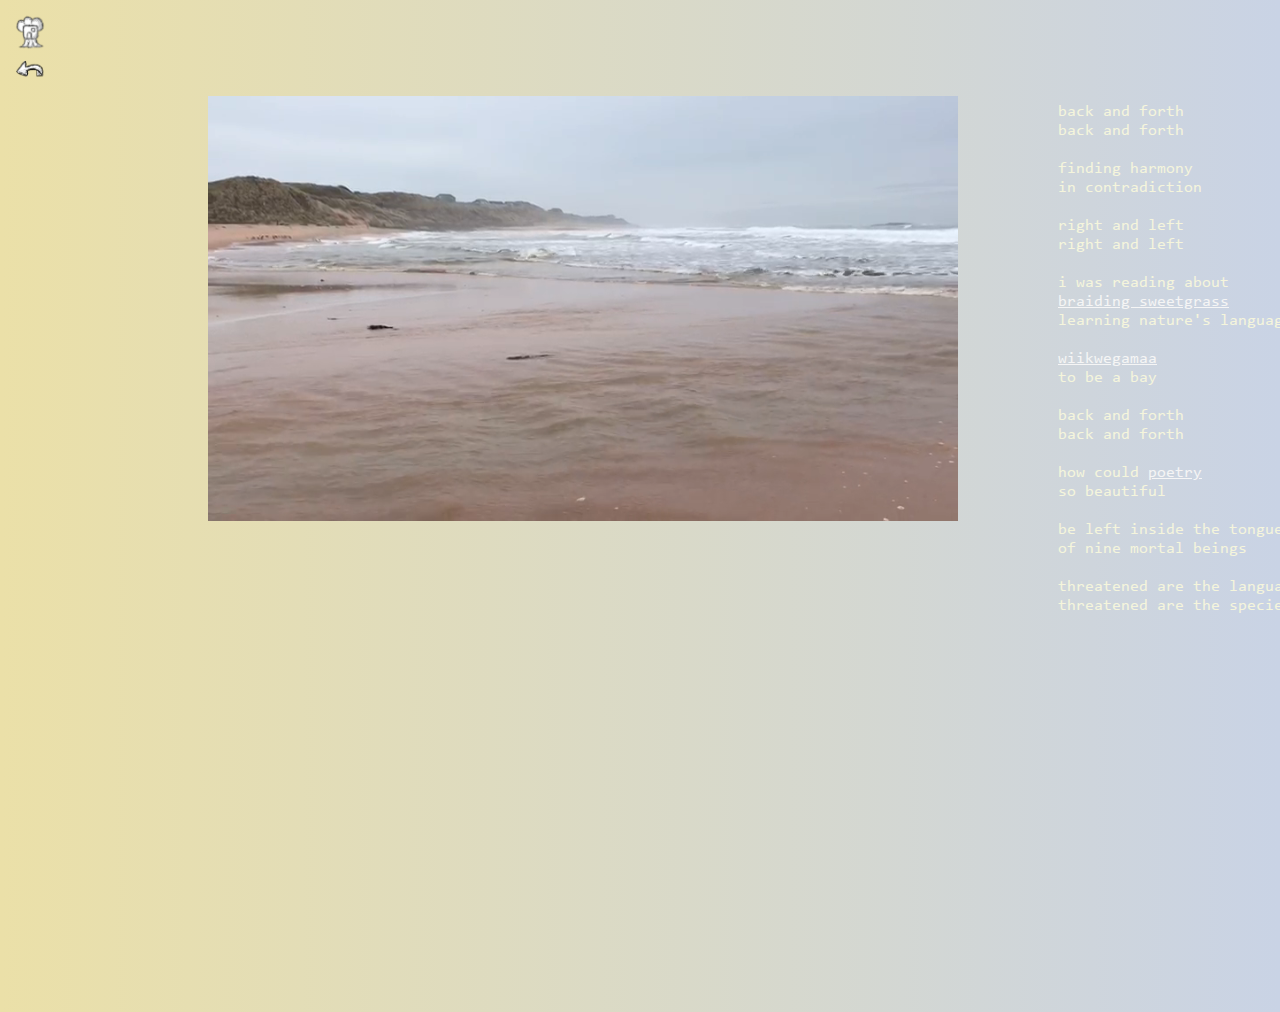
<file: html-zine/day3.html>
<!DOCTYPE html>
<html lang="en">
<head>
    <meta charset="UTF-8">
    <meta http-equiv="X-UA-Compatible" content="IE=edge">
    <meta name="viewport" content="width=device-width, initial-scale=1.0">
    <link rel="stylesheet" href="./css/day3.css" />
    <title>sea of consolation</title>

    <link rel="apple-touch-icon" sizes="180x180" href="./favicon_package_v0/apple-touch-icon.png">
    <link rel="icon" type="image/png" sizes="32x32" href="./favicon_package_v0/favicon-32x32.png">
    <link rel="icon" type="image/png" sizes="16x16" href="./favicon_package_v0/favicon-16x16.png">
    <link rel="manifest" href="./favicon_package_v0/site.webmanifest">
    <link rel="mask-icon" href="./favicon_package_v0/safari-pinned-tab.svg" color="#ffb7de">
    <meta name="msapplication-TileColor" content="#00aba9">
    <meta name="theme-color" content="#ffffff">

</head>

<body>
    <a href="./day4.html"> 
    <video autoplay muted loop> 
<source src="./vid/moving sea.MP4"> 
</video>
    </a> 


<p> 
   back and forth<br>
   back and forth<br>
   <br>
   finding harmony<br>
   in contradiction<br>
   <br>
   right and left  <br>
   right and left  <br>
   <br>
   i was reading about <br>
   <a href="https://www.robinwallkimmerer.com/books" target="_blank" rel="noopener noreferrer"> braiding sweetgrass</a>  <br>
   learning nature's languages<br>
   <br>
   <a href="http://www.kansasheritage.org/PBP/books/dicto/d_frame.html" target="_blank" rel="noopener noreferrer" > wiikwegamaa</a> <br>
    to be a bay<br>
    <br>
    back and forth<br>
   back and forth<br>
   <br>
   how could <a href="http://www.native-languages.org" target="_blank" rel="noopener noreferrer" > poetry</a> <br>
   so beautiful <br>
   <br>
   be left inside the tongues  <br>
   of nine mortal beings <br>
    <br>
   threatened are the languages<br>
   threatened are the species
    
</p>


<div class="goback" > 
    <a href="day2.html" > 
        <img src="./img/goback.PNG" 
        title="go back"
        alt="go back arrow"
    > 
    </a>
    </div>
    
    <div class="home" >
    <a href="day0.html" >
    <img src="./img/home.PNG"
        title="home"
        alt="go to homepage treehouse" >
    </a>
    </div>

</body>


</html>
</file>
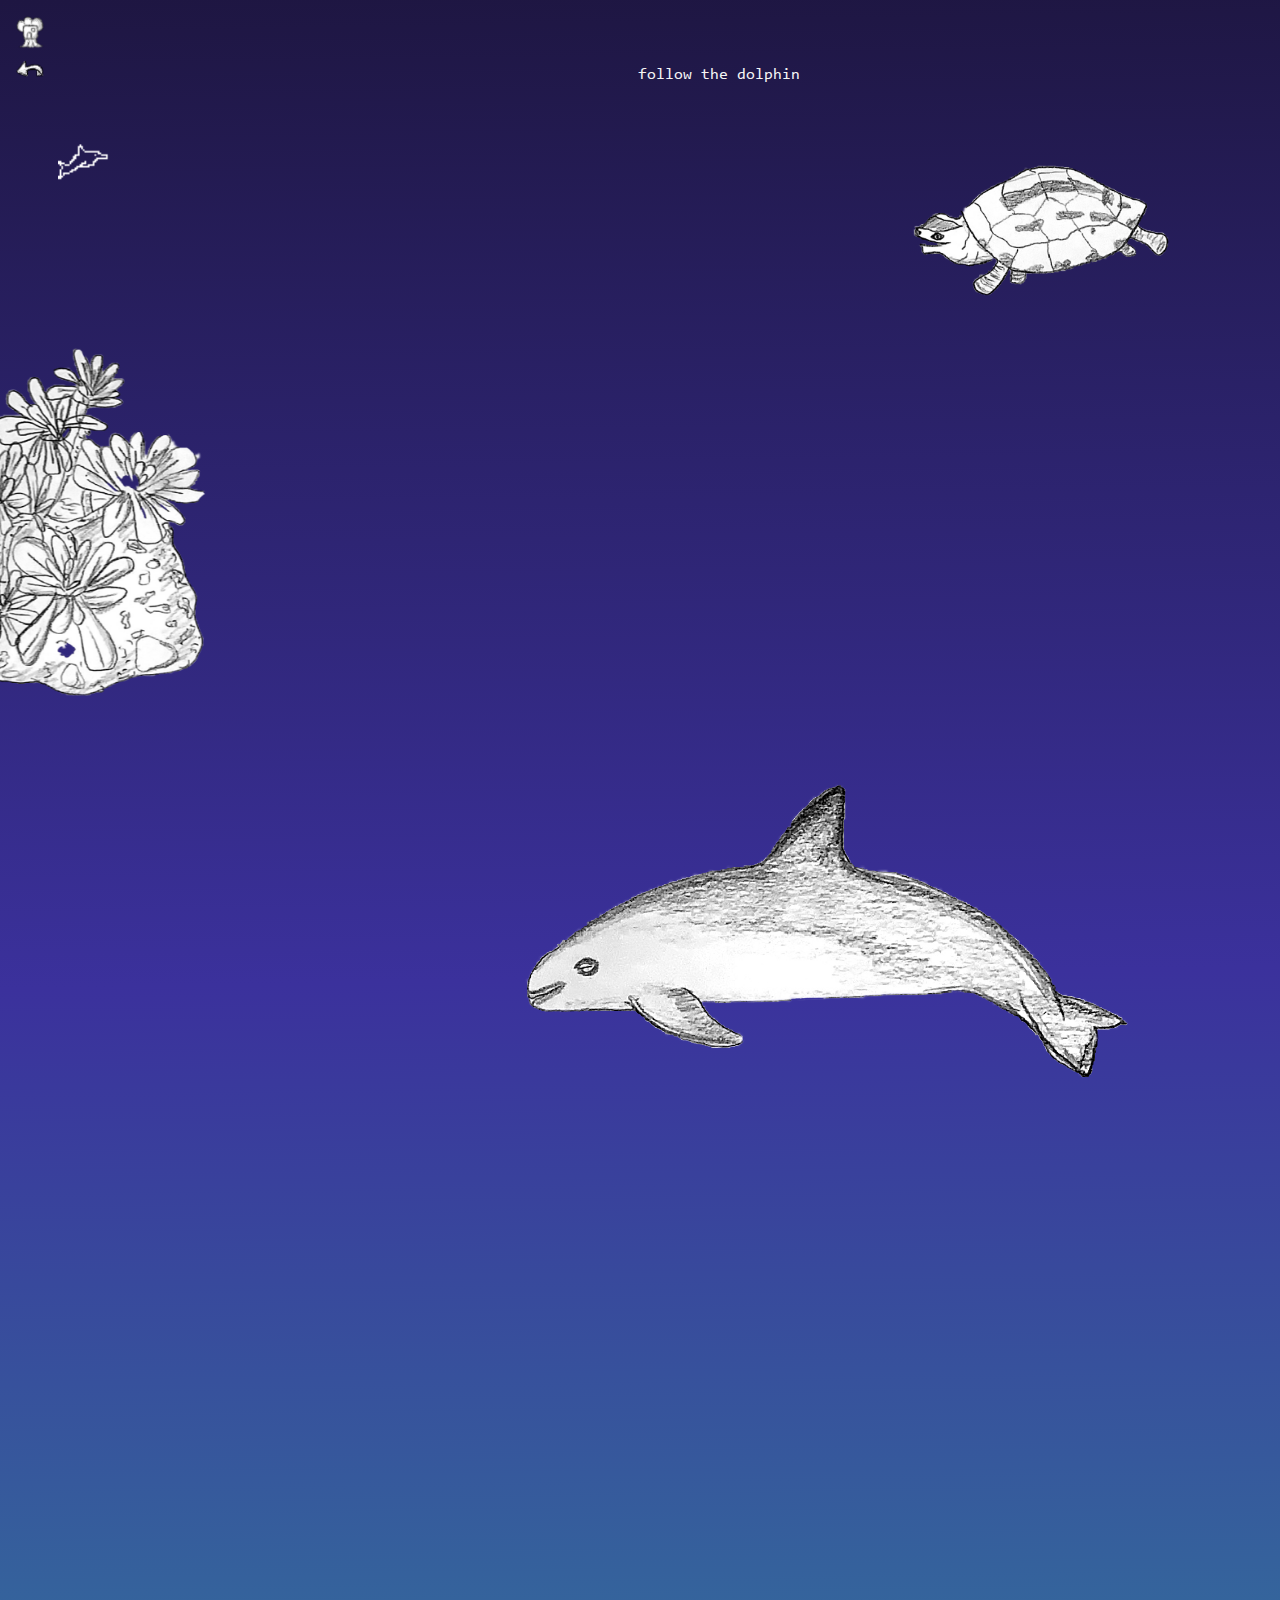
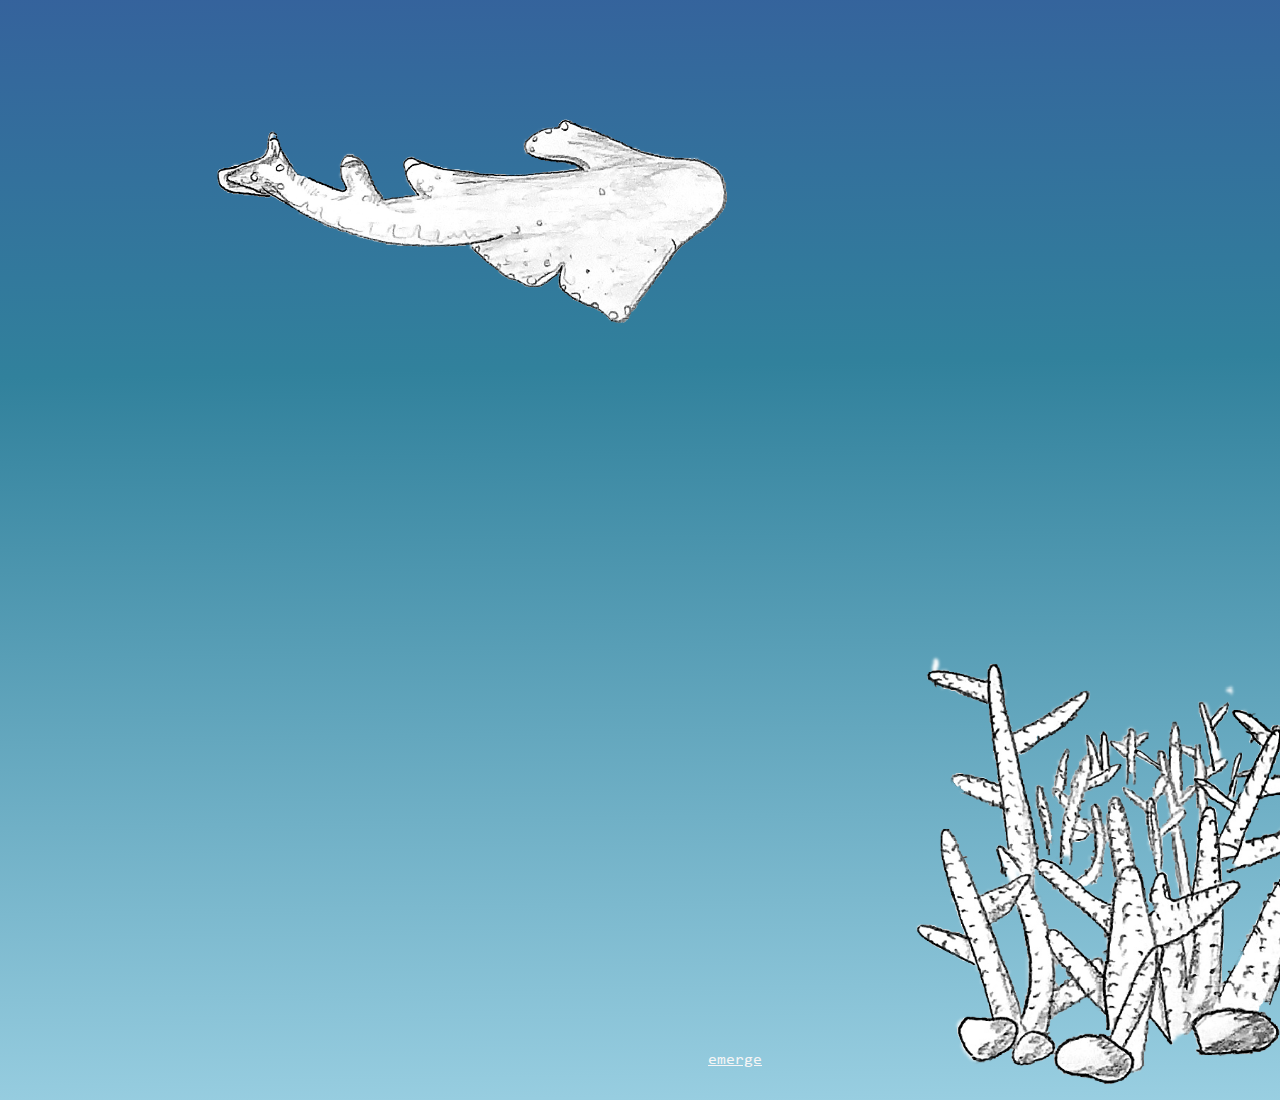
<file: html-zine/day4.html>
<!DOCTYPE html>
<html lang="en">
<head>
    <meta charset="UTF-8">
    <meta http-equiv="X-UA-Compatible" content="IE=edge">
    <meta name="viewport" content="width=device-width, initial-scale=1.0">
    <link rel="stylesheet" href="./css/day4.css" />
    <title>sea of consolation</title>

    <link rel="apple-touch-icon" sizes="180x180" href="./favicon_package_v0/apple-touch-icon.png">
    <link rel="icon" type="image/png" sizes="32x32" href="./favicon_package_v0/favicon-32x32.png">
    <link rel="icon" type="image/png" sizes="16x16" href="./favicon_package_v0/favicon-16x16.png">
    <link rel="manifest" href="./favicon_package_v0/site.webmanifest">
    <link rel="mask-icon" href="./favicon_package_v0/safari-pinned-tab.svg" color="#ffb7de">
    <meta name="msapplication-TileColor" content="#00aba9">
    <meta name="theme-color" content="#ffffff">

    <!-- <script>
        let modifier = 5 ;
        dolphin2.addEventListener('keydown',(event)=> {
            const{style} = dolphin2;
            switch (event.key){
                case 'ArrowUp':style.top = `{parseInt(style.top) - modifier}px`;break;
                case 'ArrowDown':style.top = `{parseInt(style.top) + modifier}px`;break;
                case 'ArrowLeft':style.left = `{parseInt(style.left) - modifier}px`;break;
                case 'ArrowRight':style.left = `{parseInt(style.left) + modifier}px`;break;
            }
        });

    </script> -->

</head>

<body>
 
    <div class="goback" > 
        <a href="day3.html" > 
            <img src="./img/goback.PNG" 
            title="go back"
            alt="go back arrow"
        > 
        </a>
        </div>
        
        <div class="home" >
        <a href="day0.html" >
        <img src="./img/home.PNG"
            title="home"
            alt="go to homepage treehouse" >
        </a>
        </div>

        <p class="follow">
            follow the dolphin

        </p>

        <p class="emerge" >
            <a href="day0.html" >
            emerge
            </a>
        </p>

        <div class="dolphin"> 
            <img src="./gif/dolphin.gif" 
                title="dolphin" >
        </div>

        <!-- <div class="dolphin2" > 
            <img src="./gif/dolphin.gif" 
                title="dolphin2" >
        </div> -->


        <div class="hoawa"> 
            <a href="https://www.iucnredlist.org/species/166866365/166870137" 
            target="_blank" rel="noopener noreferrer"
            >
                 <img src="./img/ho'awa.PNG" 
                title="pittosporum halophilum" >
            </a>
        </div>

        <div class="paintedterrapin"> 
            <a href="https://www.iucnredlist.org/species/163458/1009824"
            target="_blank" rel="noopener noreferrer"
            >
                 <img src="./img/paintedterrapin.PNG" 
                title="batagur borneoensis" >
            </a>
        </div>

        <div class="vaquita"> 
            <a href="https://www.iucnredlist.org/species/17028/214541137"
            target="_blank" rel="noopener noreferrer"
            >
                 <img src="./img/vaquita.PNG" 
                title="phocoena sinus" >
            </a>
        </div>

        <div class="angelshark"> 
            <a href="https://www.iucnredlist.org/species/39332/117498371" 
            target="_blank" rel="noopener noreferrer"
            >
                 <img src="./img/angelshark.PNG" 
                title="squatina squatina" >
            </a>
        </div>

        <div class="staghorncoral"> 
            <a href="https://www.iucnredlist.org/species/133381/165860142"
            target="_blank" rel="noopener noreferrer"
            >
                 <img src="./img/staghorncoral.PNG" 
                title="acropora cervicornis" >
            </a>
        </div>

</body>
</html>
</file>
<file: css/home.css>
body { 
    background-position: center;
    background-size:cover;
    -webkit-background-size: cover;
    -moz-background-size: cover;
    -o-background-size: cover;
    background-repeat: no-repeat;
    background-image: url("../img-min/homepage.jpg");
    background-attachment: fixed;
    overflow: hidden;
    height: 100%;
}
    

p {
    font-family: Arial, Helvetica, sans-serif;
}

a:link { 
    text-decoration: none;
    color:rgb(255, 0, 0)}

a:visited { 
    text-decoration: none;
    color: rgb(255, 0, 0);}

a:hover {
    text-decoration: none;
    color: rgb(255, 0, 0);
}

.hello {
    text-align: center;
    position: relative;
    top: 175px;
    color: rgb(5, 109, 83);
}
.name {
    text-align: center;
    font-size: 95pt;
    color:whitesmoke;
    font-weight:bolder;
    margin: 5%;
    -webkit-text-stroke-color: rgb(0, 52, 183);
   -webkit-text-stroke-width: 2px;
    position: relative;
    top: 130px;
    text-shadow:0px 0px 15px rgb(5, 109, 83);
}


.oval {
    height: 50px;
    width: 100px;
    background-color: rgb(255, 233, 93);
    border-radius: 50%;
    border: 2px solid rgb(5, 109, 83);
    text-align: center;
    margin:auto;
    position: relative;
    top: 100px;
 }

.oval:hover {
    background-color: red;
}


.rectangle {
    height: fit-content;
    width: 10%;
    background-color: rgb(255, 255, 255);
    margin:auto;
    padding-top: 1px;
    padding-left: 13px;
    padding-right: 13px;
    padding-bottom: 1px;
    border: 2px solid rgb(3, 87, 184);
    font-size: 10pt;
    text-align: center;
    position: relative;
    top: 130px;
}

.rectangle:hover {
    background-color: rgb(5, 109, 83);
}

.aboutme {
    color: rgb(5, 109, 83);
}

@media only screen and (min-width: 768px) {
   .rectangle { width: 5%;
    position: relative;
    top: 50px;}
    .name { position: relative;
    top: 85px;
    font-size: 110pt; }
   .oval { position: relative;
    top: 20px; }
    }
</file>
<file: css/31icecreams.css>
.goback {
    color: black;
    background-color: rgb(255, 255, 255);
    width: 32%;
    padding: 0.5%;
    border: 3px solid rgb(222, 222, 222);
    position: fixed;
    margin: 0%;
    top: 0%;
    left: 0%;
    font-size: 12pt;
    text-align: center; 
}

.menu {
    background-color: rgb(255, 255, 255);
    width: 32%;
    padding: 0.5%;
    border: 3px solid rgb(222, 222, 222);
    position: fixed;
    top: 0%;
    left: 32.25%;
    font-family: Arial, Helvetica, sans-serif;
    text-align: center;
}

.menu3 {
    background-color: rgb(255, 255, 255);
    width: 32%;
    padding: 0.5%;
    border: 3px solid rgb(222, 222, 222);
    position: fixed;
    top: 0%;
    right:0%;
    font-family: Arial, Helvetica, sans-serif;
    text-align: center;
}

.goback:hover, .menu:hover, .menu2:hover, .menu3:hover {
    background-color: plum;
    -webkit-text-fill-color: yellow;
    opacity: 1;
}

a:link {color: black; text-decoration: none;}
a:visited {color: black; text-decoration: none;}

img {
    width: 90%;
    margin-top: 2%;
}

.ijsco {
    text-align: center;
}

@media only screen and (min-width: 768px){
    img {width:33%}
    .goback, .menu, .menu3 { position:fixed; left:1%; margin: 0;}
    .goback {top:2.7%; width:7.4%; }
    .menu {top:7.9%; width:6%;}
    .menu3 {top:13.05%; width:6%;} 
}
</file>
<file: css/about-me.css>
body {
    background-color:lightskyblue;
}

.goback {
    color: plum;
    background-color: rgb(255, 255, 255);
    width: 32%;
    padding: 0.5%;
    border: 3px solid yellow;
    position: fixed;
    margin:0;
    top: 0%;
    left: 0%;
    font-size: 12pt;
    text-align: center; 
}

.menu {
    background-color: rgb(255, 255, 255);
    width: 32%;
    padding: 0.5%;
    border: 3px solid yellow;
    position: fixed;
    top: 0%;
    left: 32.25%;
    font-family: Arial, Helvetica, sans-serif;
    text-align: center;
}

.menu2 {
    background-color: rgb(255, 255, 255);
    width: 32%;
    padding: 0.5%;
    border: 3px solid yellow;
    position: fixed;
    top: 0%;
    right:0%;
    font-family: Arial, Helvetica, sans-serif;
    text-align: center;
}

.goback:hover, .menu:hover, .menu2:hover, .menu3:hover {
    background-color: plum;
    -webkit-text-fill-color: yellow;
    opacity: 1;
}

 a:link {color: plum; text-decoration: none;}
 a:visited {color: plum; text-decoration: none;}

p {
    font-family: Arial, Helvetica, sans-serif;
    font-size: 13pt;
}

h1 {
    font-family: Arial, Helvetica, sans-serif;
    font-size: 20pt;
    font-weight: bold;
}

.everything-text a:link { color: white;   }
.everything-text a:visited { color: rgb(255, 255, 255);}
.everything-text a:hover {color: aqua;}
.everything-text a:active {color: aqua;}

.everything-text {
    width: 90%;
    position: relative;
    color: yellow;
    text-align: center;
}

.portrait {
    text-align: center;
    margin: auto;
}

img {width: 90%;
    border: 3px solid yellow;
    position: relative;
margin-top: 10%;}

@media only screen and (min-width: 768px) {
    img {
        width: 35%;
        border: 5px solid yellow;
        position: fixed;
        top: 17%;
        left:12%;
        margin-top: 0%;
    }
    .everything-text {
        width: 40%;
        position: fixed;
        left:52%;
        top:5%;
        text-align: left;
    }
    .goback, .menu, .menu2 { position:fixed; left:1%;}
    .goback {top:2.7%; width:7.5%; }
    .menu {top:8%; width:6%;}
    .menu2 {top:13.2%; width:6%;} 
}
</file>
<file: css/akaii.css>
body {
    background-color: rgb(41, 223, 38);
}

.goback {
    color: plum;
    background-color: rgb(255, 255, 255);
    width: 32%;
    padding: 0.5%;
    border: 3px solid yellow;
    position: fixed;
    margin: 0%;
    top: 0%;
    left: 0%;
    font-family: Arial, Helvetica, sans-serif;
    text-align: center; 
}

.menu {
    background-color: rgb(255, 255, 255);
    width: 32%;
    padding: 0.5%;
    border: 3px solid yellow;
    position: fixed;
    top: 0%;
    left: 32.25%;
    font-family: Arial, Helvetica, sans-serif;
    text-align: center;
}

.menu3 {
    background-color: rgb(255, 255, 255);
    width: 32%;
    padding: 0.5%;
    border: 3px solid yellow;
    position: fixed;
    top: 0%;
    right:0%;
    font-family: Arial, Helvetica, sans-serif;
    text-align: center;
}

.goback:hover, .menu:hover, .menu2:hover, .menu3:hover {
    background-color: rgb(52, 221, 43);
    -webkit-text-fill-color: aqua;
    opacity: 1;
}

 a:link {color: plum; text-decoration: none;}
a:visited {color: plum; text-decoration: none;}

p {
    font-family: Arial, Helvetica, sans-serif;
    font-size: 20pt;
    color: yellow;
    text-align: center;
    position: relative;
    top: 60px;
}

img {
    border: 5px solid yellow;
}

.insta {
    text-align: center;
    position: relative;
    top:60px;
}

.insta-pf:hover {opacity: 0.8;}

.insta-pf {
    border-radius: 100%;
    width: 70%;
}

.storytitle-div {
    position: relative;
    top:100px;
    text-align: center;
}

.storytitle { 
    width: 90%;
}

.lifestory-slides {
    position: relative;
    text-align: center;
    margin: auto;
    top: 100px;
}

.lifestory {
    width: 90%;
    position: relative;
    text-align: center;
    display: inline-block;
    margin: auto;
    top: 0px;
}

button {
    margin-top: 10px;
    margin-bottom: 20px;
    font-family: Arial, Helvetica, sans-serif;
  font-size: 12pt;
  color: yellow;
  background-color: rgb(41, 223, 38);
  border: 3px solid yellow;
  text-align: center;
  padding: 10px 20px;
}

iframe {
    width: 300px; height:300px;
    position: relative;
    top: 60px;
    margin: 0 auto;
    display: inline-block;
    border: 5px solid yellow;
}

.akaii-video {
    text-align: center;
}

@media only screen and (min-width: 768px){
    .lifestory {width: 50%;}
    .storytitle {width: 50%;}
    .insta-pf {width: 200px;}
    .storytitle {width:50%;}
    iframe {width: 220px; height:220px; }
    .goback, .menu, .menu3 { position:fixed; left:1%;}
.goback {top:1%; width:7.5%; }
.menu {top:6.2%; width:6%;}
.menu3 {top:11.45%; width:6%;} 
}
</file>
<file: css/black-friday.css>
body {
    background-color:black;
}

.goback {
    color: plum;
    background-color: rgb(255, 255, 255);
    width: 32%;
    padding: 0.5%;
    border: 3px solid rgb(235, 90, 23);
    position: fixed;
    margin: 0%;
    top: 0%;
    left: 0%;
    font-size: 12pt;
    text-align: center; 
}

.menu {
    background-color: rgb(255, 255, 255);
    width: 32%;
    padding: 0.5%;
    border: 3px solid rgb(235, 90, 23);
    position: fixed;
    top: 0%;
    left: 32.25%;
    font-family: Arial, Helvetica, sans-serif;
    text-align: center;
}

.menu3 {
    background-color: rgb(255, 255, 255);
    width: 32%;
    padding: 0.5%;
    border: 3px solid rgb(235, 90, 23);
    position: fixed;
    top: 0%;
    right:0%;
    font-family: Arial, Helvetica, sans-serif;
    text-align: center;
}

.goback:hover, .menu:hover, .menu2:hover, .menu3:hover {
    background-color: rgb(28, 81, 186);
    -webkit-text-fill-color: rgb(0, 225, 255);
    opacity: 1;
}

 a:link {color: plum; text-decoration: none;}
 a:visited {color: plum; text-decoration: none;}


p {
    font-family: Arial, Helvetica, sans-serif;
    font-size: 20pt;
    color: yellow;
    text-align: center;
    position: relative;
}

img {
    border: 4px solid rgb(235, 90, 23);
    width: 90%;
}



.flyer1 {
    text-align: center;
    margin: auto;
}

.flyer2 {
    text-align: center;
    margin: auto;
}

.installation {
    margin:auto;
    text-align: center;
}

@media only screen and (min-width: 768px){
  img { width:40%;}

  .img1 {
    transform: rotate(90deg);
    margin-top: 9%;
}

.img2 {
    transform: rotate(270deg);
}

.goback, .menu, .menu3 { position:fixed; left:1%;}
.goback {top:2.7%; width:7.4%; }
.menu {top:7.9%; width:6%;}
.menu3 {top:13.05%; width:6%;} 
.img1 {margin-top: 0;}

}
</file>
<file: css/occupy.css>
body {
    background-color: rgb(255, 226, 83);
}

.goback {
    color: plum;
    background-color: rgb(255, 255, 255);
    width: 32%;
    padding: 0.5%;
    border: 3px solid yellow;
    position: fixed;
    margin: 0;
    top: 0%;
    left: 0%;
    font-size: 12pt;
    text-align: center; 
}

.menu {
    background-color: rgb(255, 255, 255);
    width: 32%;
    padding: 0.5%;
    border: 3px solid yellow;
    position: fixed;
    top: 0%;
    left: 32.25%;
    font-family: Arial, Helvetica, sans-serif;
    text-align: center;
}

.menu3 {
    background-color: rgb(255, 255, 255);
    width: 32%;
    padding: 0.5%;
    border: 3px solid yellow;
    position: fixed;
    top: 0%;
    right:0%;
    font-family: Arial, Helvetica, sans-serif;
    text-align: center;
}

.goback:hover, .menu:hover, .menu2:hover, .menu3:hover {
    background-color: red;
    -webkit-text-fill-color: yellow;
    opacity: 1;
}

 a:link {color: plum; text-decoration: none;}
 a:visited {color: plum; text-decoration: none;}


p {
    font-family: Arial, Helvetica, sans-serif;
    font-size: 11pt;
    color: red;
    position: relative;
}

.text-block {
    width: 85%;
    margin:auto;
    padding-top: 1px;
    padding-left: 13px;
    padding-right: 13px;
    padding-bottom: 10px;
    text-align: center;
    position: relative;
}

img {
    width: 85%;
    position: relative;
    display: inline-block;
    margin: 1%;
    border: 3px solid red;
}

.stickers {
    text-align: center;
    display: inline-block;
    margin-top: 9%;
}

.posts {
    text-align: center;
    display: inline-block;
}

@media only screen and (min-width: 768px){
    img { width:18%; margin:1%;}
    .stickers {margin-top: 0%;}
    .goback, .menu, .menu3 { position:fixed; left:1%;}
    .goback {top:2.7%; width:7.4%; }
    .menu {top:7.9%; width:6%;}
    .menu3 {top:13.05%; width:6%;} 
  }
</file>
<file: css/sticky-feet.css>
body {
    background-color: rgb(153, 224, 169);
}

.goback {
    color: plum;
    background-color: rgb(255, 255, 255);
    width: 32%;
    padding: 0.5%;
    border: 3px solid yellow;
    position: fixed;
    margin:0%;
    top: 0%;
    left: 0%;
    font-size: 12pt;
    text-align: center; 
}

.menu {
    background-color: rgb(255, 255, 255);
    width: 32%;
    padding: 0.5%;
    border: 3px solid yellow;
    position: fixed;
    top: 0%;
    left: 32.25%;
    font-family: Arial, Helvetica, sans-serif;
    text-align: center;
}

.menu3 {
    background-color: rgb(255, 255, 255);
    width: 32%;
    padding: 0.5%;
    border: 3px solid yellow;
    position: fixed;
    top: 0%;
    right:0%;
    font-family: Arial, Helvetica, sans-serif;
    text-align: center;
}

.goback:hover, .menu:hover, .menu2:hover, .menu3:hover {
    background-color: rgb(243, 112, 132);
    -webkit-text-fill-color: rgb(153, 224, 169);
    opacity: 1;
}

 a:link {color: plum; text-decoration: none;}
 a:visited {color: plum; text-decoration: none;}

p {
    font-family: Arial, Helvetica, sans-serif;
    font-size: 20pt;
    color: yellow;
    text-align: center;
    position: relative;
}

img {
    border: 4px solid rgb(243, 112, 132);
    width: 85%;
    margin-top: 9%;
}

.installation {
    margin:auto;
    text-align: center;
}

@media only screen and (min-width: 768px){
  img { max-width:30%; height: 30%; margin: 2%;}
  .goback, .menu, .menu3 { position:fixed; left:1%;}
    .goback {top:2.7%; width:7.4%; }
    .menu {top:7.9%; width:6%;}
    .menu3 {top:13.05%; width:6%;} 
}
</file>
<file: css/erotic.css>
body { background-color: rgb(255, 243, 215);}

.goback {
    color: plum;
    background-color: rgb(255, 255, 255);
    width: 32%;
    padding: 0.5%;
    border: 3px solid rgb(255, 206, 114);
    position: fixed;
    margin:0%;
    top: 0%;
    left: 0%;
    font-size: 12pt;
    text-align: center; 
}

.menu {
    background-color: rgb(255, 255, 255);
    width: 32%;
    padding: 0.5%;
    border: 3px solid rgb(255, 206, 114);
    position: fixed;
    top: 0%;
    left: 32.25%;
    font-family: Arial, Helvetica, sans-serif;
    text-align: center;
}

.menu3 {
    background-color: rgb(255, 255, 255);
    width: 32%;
    padding: 0.5%;
    border: 3px solid rgb(255, 206, 114);
    position: fixed;
    top: 0%;
    right:0%;
    font-family: Arial, Helvetica, sans-serif;
    text-align: center;
}

.goback:hover, .menu:hover, .menu2:hover, .menu3:hover {
    background-color: rgb(255, 238, 141);
    -webkit-text-fill-color: rgb(153, 224, 169);
    opacity: 1;
}

 a:link {color: plum; text-decoration: none;}
 a:visited {color: plum; text-decoration: none;}

p {
    font-family:Georgia, 'Times New Roman', Times, serif;
    color: rgb(0, 0, 0);
    font-size: 12pt;
    line-height: 200%;
}

h1 {
    font-family: Arial, Helvetica, sans-serif;
    color: rgb(0, 0, 0);
    font-size: 35pt;
    margin-top: 9%;
}

h2 {
    font-family: Arial, Helvetica, sans-serif;
    color: rgb(0, 0, 0);
    font-size: 16pt;
}

.alltext {
    width: 90%;
    text-align: left;
    margin: auto;
}

@media only screen and (min-width: 768px){
   .alltext { width:60%;}
}
</file>
<file: css/work.css>
body {
    background-color:plum;
    height:100%;
}


.goback {
    color: plum;
    background-color: rgb(255, 255, 255);
    width: 23%;
    padding: 0.5%;
    margin: 0%;
    border: 3px solid yellow;
    position: fixed;
    top: 0%;
    left: 0%;
    font-family: Arial, Helvetica, sans-serif;
    text-align: center; 
}

.menu {
    background-color: rgb(255, 255, 255);
    width: 23%;
    padding: 0.5%;
    border: 3px solid yellow;
    position: fixed;
    top: 0%;
    left: 23.5%;
    font-family: Arial, Helvetica, sans-serif;
    text-align: center;
}

.menu2 {
    background-color: rgb(255, 255, 255);
    width: 23%;
    padding: 0.5%;
    border: 3px solid yellow;
    position: fixed;
    top: 0%;
    right: 26%;
    font-family: Arial, Helvetica, sans-serif;
    text-align: center;
}

.menu3 {
    background-color: rgb(255, 255, 255);
    width: 23%;
    padding: 0.5%;
    border: 3px solid yellow;
    position: fixed;
    top: 0%;
    right:0%;
    font-family: Arial, Helvetica, sans-serif;
    text-align: center;
}

.goback:hover, .menu:hover, .menu2:hover, .menu3:hover {
    background-color: rgb(52, 221, 43);
    -webkit-text-fill-color: aqua;
    opacity: 1;
}

 a:link {color: plum; text-decoration: none;}
 a:visited {color: plum; text-decoration: none;}

p {
    font-family: Arial, Helvetica, sans-serif;
    font-weight: bold;
    font-size: 20pt;
    color: yellow;
    text-align: center;
}

h6 {
    font-family: Arial, Helvetica, sans-serif;
    font-size: 12pt;
    font-weight: lighter;
    color: yellow;
    text-align: center;
    position: relative; bottom: 30px;
}

img {
    border: 5px solid yellow;
    width: 90%;
    display: block;
    margin-left: auto;
    margin-right: auto;
    margin-top: 20px;
    margin-bottom: 20px;
}

.akaii {
    margin-top: 10%;
}

.akaii1:hover, .occupy1:hover, .stickyfeet1:hover, .stickyfeet2:hover, .ice-princess1:hover,
.html-zine1:hover, .queer-zine1:hover, .black-friday1:hover, .icetober:hover, .dance1:hover, .dance2:hover,
.essay1:hover
{ border: 10px solid yellow}

.writing {text-align: center;}

.writing:hover { opacity: 1;}

.alternativeice {
    text-align: center;
    position: relative;
    text-align: center;
    margin: auto;
}

.altice {
    width: 90%;
    position: relative;
    text-align: center;
    display: inline-block;
    margin: auto;
    top: 0px;
}

.ice-ink {text-align: center;}

button {
margin-top: 10px;
  position:relative;
display: inline-block;
  font-family: Arial, Helvetica, sans-serif;
  font-size: 12pt;
  color: yellow;
  background-color: rgb(87, 179, 228);
  border: 3px solid yellow;
  text-align: center;
  padding: 10px 20px;

}

button:hover {
    opacity: 0.7;
}

@media only screen and (min-width: 768px) {
img {
    width: 30%;
    border: 5px solid yellow;
}
.altice {width:30%;}
.goback, .menu, .menu2, .menu3 { position:fixed; left:1%;}
.goback {top:1%; width:7.5%; }
.menu {top:6.2%; width:6%;}
.menu2 {top:11.45%; width:6%;}
.menu3 {top:16.65%; width:6%;} 
.akaii {  margin-top: 5%;}
}
</file>
<file: html-zine/css/day0.css>
img {
    width:100%;
    margin:0%;
    position: fixed;

   
}

body { 
    background-image:url('../img/dayone.jpg') ;
    background-position: center;
    background-size: cover;
    background-repeat: no-repeat;
    background-attachment: fixed;
}
</file>
<file: html-zine/css/day1.css>
@font-face {
    font-family: Consolas;
    src: url("../fonts/Consolas-Font/CONSOLA.TTF");
    src: url("../fonts/transfonter.org-20230111-145103/Consolas.woff");
}

 
body { 
        background-image:url('../img/dayone.jpg') ;
        background-position: center;
        background-size: cover;
        background-repeat: no-repeat;
        background-attachment: fixed;
}


p { 
    display: inline-block;
    font-family: Consolas;
    font-size: 11pt;
}

.link { 
    position:relative; left: 3500px; bottom:130px;
    font-family: Consolas;
}



a:link { color:whitesmoke}

a:visited { color: lightblue;}

a:hover {color: aquamarine;}

pre { 
    color: whitesmoke;
}

.home {
    position:fixed;
    left: 15px;
    top: 15px
 }

.home img { 
    width: 30px;
}

.goback {
    position:fixed;
    left: 15px;
    top: 60px
 }

.goback img { 
    width: 30px;
}
</file>
<file: html-zine/css/day2.css>
@font-face {
    font-family: Consolas;
    src: url('../fonts/Consolas-Font/CONSOLA.TTF');
}

body { 
    background-image:url('../img/stillsea.jpg') ;
    background-size: cover;
    background-repeat: no-repeat;
    background-attachment: fixed;
}

p { 
    display: inline-block;
    color: rgb(252, 252, 242);
    font-family: Consolas;
    font-size: 11pt;
}

.text {position: relative;left:500px;top:200px; }

.link2 { 
    position: relative;
    bottom: 520px;left:2750px;
}


img{
    position:relative; right: 100px; bottom: 80px;
    background-color: transparent;
}

a:link { color:whitesmoke}

a:visited { color: lightblue;}

a:hover {color: aquamarine;}

.home {
    position:fixed;
    left: 120px;
    top: 100px
 }

.home img { 
    width: 30px;
}

.goback {
    position:fixed;
    left: 120px;
    top: 150px
 }

.goback img { 
    width: 30px;
}
</file>
<file: html-zine/css/day3.css>
@font-face {
    font-family: Consolas;
    src: url('../fonts/Consolas-Font/CONSOLA.TTF');
}

body {

    background-image: linear-gradient(to left, rgb(201, 211, 229), rgb(235, 224, 168));
    background-size: 100%;
    max-height: 500px;
}

p { 
    font-family: Consolas;
    position: relative;
    left: 1050px; bottom: 925px;
    color: beige;
}

video {
    position:relative;
    left:200px;
    bottom:200px;
    height:1000px;
    width:750px;

}

a:link { color:whitesmoke}

a:visited { color: rgb(85, 183, 216);}

a:hover {color: aquamarine;}

.home {
    position:fixed;
    left: 15px;
    top: 15px
 }

.home img { 
    width: 30px;
}

.goback {
    position:fixed;
    left: 15px;
    top: 60px
 }

.goback img { 
    width: 30px;
}
</file>
<file: html-zine/css/day4.css>
html{
    cursor: url('../gif/dolphin.gif'), auto;
}


@font-face {
    font-family: Consolas;
    src: url('../fonts/Consolas-Font/CONSOLA.TTF');
}


body { 
    max-width: 530px;
    min-height: 100vh;
   
    background: linear-gradient(359deg, #1e1642, #3b319c, #31819c, #bbe8f8,#bbe8f8, #31819c,#3b319c, #1e1642);
    background-size: 400% 400%;

    -webkit-animation: seabackground 60s ease infinite;
    -moz-animation: seabackground 60s ease infinite;
    animation: seabackground 60s ease infinite;
}

p { 
    font-family: Consolas;
    position: relative;
    left: 500px; bottom: 450px;
}

@-webkit-keyframes seabackground {
    0%{background-position:50% 0%}
    50%{background-position:50% 100%}
    100%{background-position:50% 0%}
}
@-moz-keyframes seabackground {
    0%{background-position:50% 0%}
    50%{background-position:50% 100%}
    100%{background-position:50% 0%}
}
@keyframes seabackground { 
    0%{background-position:50% 0%}
    50%{background-position:50% 100%}
    100%{background-position:50% 0%}
}

.dolphin {
    animation-name: dolphin;
    animation-duration: 20s;
    animation-iteration-count: infinite;
    animation-delay:4s;
    position: relative;
    left:50px;
    top:50px;
}

@keyframes dolphin {
    0% {left:160px; top: 260px}
    25% {left:840px; top: 170px}
    50% {left: 700px; top: 720px}
    75% {left: 550px; top: 1550px}
    100% {left: 830px; top: 2300px}
} 

.dolphin img{
    width:10%;
}

 /* .dolphin2 {
    position: absolute;
    top: 100px;
    left: 100px;
}  */

/* .dolphin2 img {width: 400%;} */


.hoawa {
    position:relative;
    top: 200px; right:10px;
}

.hoawa img { width: 40%;}

.paintedterrapin {
    position: relative;
    bottom: 350px; left: 900px;
}

.paintedterrapin img {
    width: 50%;
}

.vaquita {
    position: relative;
    top: 100px; left: 500px;
}

.vaquita img {width:120%;}

.angelshark {
    position: relative;
    top: 700px; left:200px;
}

.angelshark img {
    width: 100%;
}

.staghorncoral {
    position: relative;
    top: 1000px; left: 900px;
}

.staghorncoral img {
    width: 80%;
}

.follow {
    position: relative;
    top:50px; left: 630px;
    color:whitesmoke;
}

 .emerge {
    position: relative;
    left:700px;
    top:2600px;
}

a:link { color:whitesmoke}

a:visited { color: lightblue;}

a:hover {color: aquamarine;}


.home {
    position:fixed;
    left: 15px;
    top: 15px
 }

.home img { 
    width: 30px;
}

.goback {
    position:fixed;
    left: 15px;
    top: 60px
 }

.goback img { 
    width: 30px;
}
</file>
